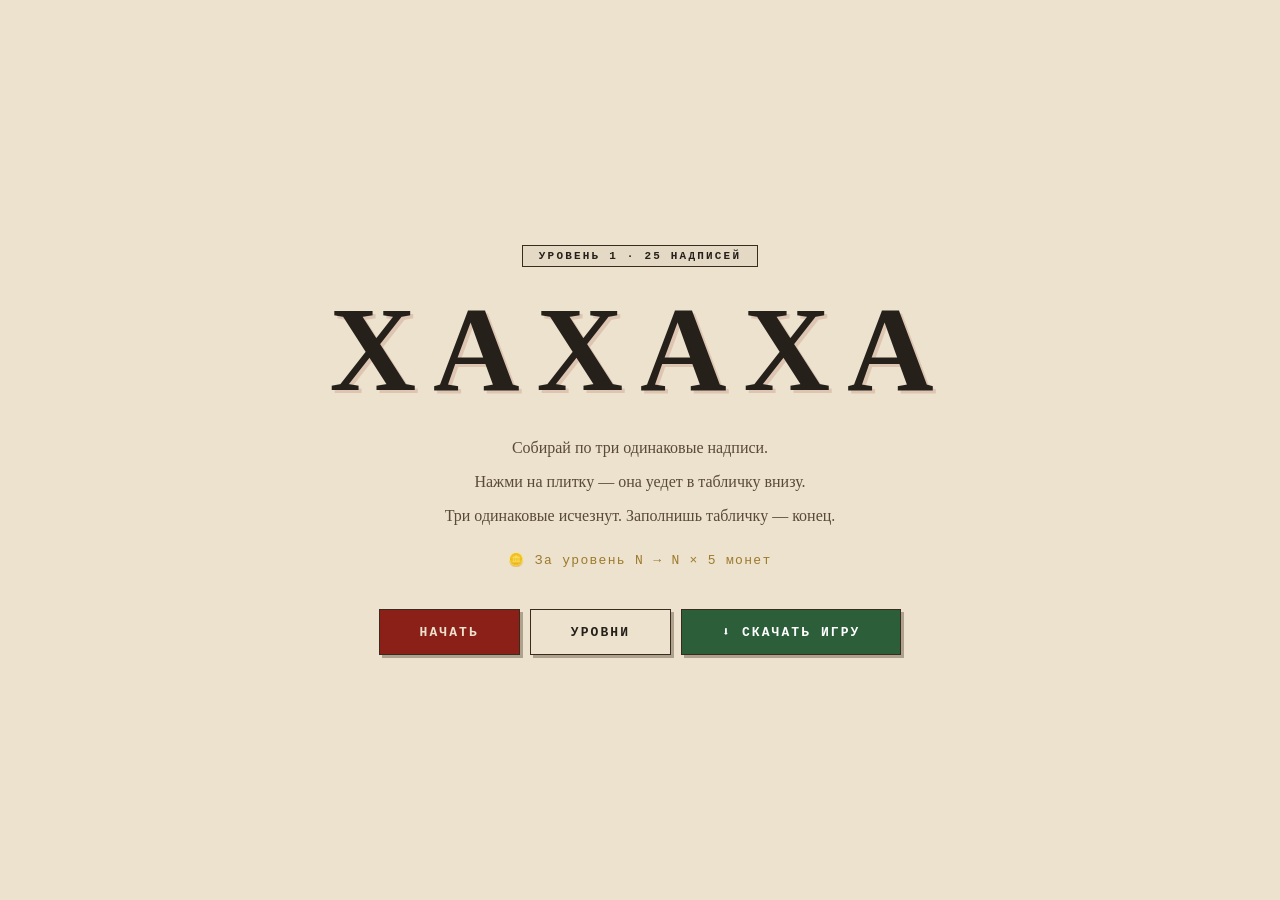
<file: index.html>
<!DOCTYPE html>
<html lang="ru">
<head>
<meta charset="UTF-8">
<meta name="viewport" content="width=device-width, initial-scale=1.0, maximum-scale=1.0, user-scalable=no">
<title>ХАХАХА</title>
<meta name="theme-color" content="#ece2cd">
<link rel="icon" type="image/svg+xml" href="data:image/svg+xml,%3Csvg xmlns='http://www.w3.org/2000/svg' viewBox='0 0 512 512'%3E%3Crect width='512' height='512' rx='108' fill='%23ece2cd'/%3E%3Ctext x='256' y='358' font-size='300' text-anchor='middle' font-family='Georgia' font-weight='700' fill='%238b2019'%3EХ%3C/text%3E%3C/svg%3E">
<style>
:root{--paper:#ece2cd;--paper-d:#ddd0b2;--ink:#26201a;--ink-soft:#5a4a38;--seal:#8b2019;--gold:#9c7a2c;--frame:#3a2c1c;--card:rgba(58,44,28,.05)}
body.dark{--paper:#1a1714;--paper-d:#24201a;--ink:#e8dfd0;--ink-soft:#a89880;--seal:#d4513f;--gold:#d4a94c;--frame:#4a3a28;--card:rgba(232,223,208,.05)}
*{margin:0;padding:0;box-sizing:border-box;-webkit-tap-highlight-color:transparent}
html,body{height:100%;width:100%;font-family:Georgia,serif;overflow:hidden;-webkit-user-select:none;user-select:none;color:var(--ink);touch-action:none;background:var(--paper);transition:background .3s,color .3s}
body::before{content:'';position:fixed;inset:0;z-index:0;pointer-events:none;background:radial-gradient(ellipse 50% 40% at 20% 15%,rgba(180,140,80,.15),transparent 70%),radial-gradient(ellipse 55% 45% at 80% 85%,rgba(140,100,50,.12),transparent 70%)}
body.dark::before{opacity:.3}
.frame{position:fixed;inset:12px;border:1px solid var(--frame);opacity:.4;pointer-events:none;z-index:5}
.frame::before{content:'';position:absolute;inset:4px;border:1px solid var(--frame);opacity:.5}
#viewport{position:fixed;inset:0;overflow:hidden;z-index:10;touch-action:none;cursor:grab}
#viewport.dragging{cursor:grabbing}
#world{position:absolute;top:0;left:0;transform-origin:0 0;will-change:transform}
.tile{position:absolute;transform:translate(-50%,-50%) rotate(var(--rot,0deg));padding:var(--pad-y) var(--pad-x);border-radius:2px;font-size:var(--fs);font-weight:700;font-family:Georgia,serif;color:var(--fg);cursor:pointer;white-space:nowrap;background:var(--bg);border:1px solid var(--border);box-shadow:2px 3px 0 var(--shadow),inset 0 0 0 1px rgba(255,255,255,.15);text-shadow:0 1px 0 rgba(255,255,255,.15)}
.tile:hover:not(.blocked){filter:brightness(1.12)}
.tile.blocked{filter:brightness(.55) saturate(.4);cursor:not-allowed}
.tile.shake{animation:shake .35s ease}
.tile.hint{animation:hintPulse .8s ease-in-out infinite}
@keyframes hintPulse{0%,100%{box-shadow:0 0 0 3px #ffd700,0 0 25px rgba(255,215,0,.8),2px 3px 0 var(--shadow)}50%{box-shadow:0 0 0 4px #ffea80,0 0 40px rgba(255,234,128,1),2px 3px 0 var(--shadow)}}
@keyframes shake{0%,100%{transform:translate(-50%,-50%) rotate(var(--rot,0deg)) translateX(0)}25%,75%{transform:translate(-50%,-50%) rotate(var(--rot,0deg)) translateX(-5px)}}
.ghost{position:fixed;pointer-events:none;z-index:900;font-family:Georgia,serif;font-weight:700;color:var(--fg);display:flex;align-items:center;justify-content:center;border-radius:2px;background:var(--bg);border:1px solid var(--border);box-shadow:2px 3px 0 var(--shadow);overflow:hidden;white-space:nowrap;transition:all .5s cubic-bezier(.4,.05,.3,1)}
.hud{position:fixed;top:22px;left:0;right:0;display:flex;justify-content:center;z-index:200;pointer-events:none;padding:0 26px;font-family:'Courier New',monospace}
.hud-item{background:var(--paper);border:1px solid var(--frame);border-right:none;padding:7px 20px;color:var(--ink-soft);font-size:10px;letter-spacing:.18em;text-transform:uppercase;min-width:88px;text-align:center;font-weight:700;position:relative}
.hud-item:first-child{border-radius:2px 0 0 2px}
.hud-item:last-child{border-radius:0 2px 2px 0;border-right:1px solid var(--frame)}
.hud-item::after{content:'';position:absolute;inset:3px;border:1px solid var(--frame);pointer-events:none;opacity:.15}
.hud-item .value{display:block;font-size:18px;font-weight:800;color:var(--ink);margin-top:2px;text-transform:none;letter-spacing:.02em}
.hud-item.level .value{color:var(--seal)}
.hud-item.level,.hud-item.coins{pointer-events:auto;cursor:pointer}
.hud-item.coins .value{color:var(--gold)}
#level-progress{position:fixed;top:84px;left:50%;transform:translateX(-50%);width:min(400px,60vw);height:3px;background:rgba(58,44,28,.15);overflow:hidden;z-index:200}
#level-progress-fill{height:100%;width:0%;background:var(--seal);transition:width .3s}
.controls{position:fixed;top:22px;right:26px;display:flex;flex-direction:column;gap:5px;z-index:250;font-family:'Courier New',monospace}
.ctl-btn{background:var(--paper);border:1px solid var(--frame);border-radius:2px;padding:8px 14px;color:var(--ink);font-family:'Courier New',monospace;font-size:11px;font-weight:700;cursor:pointer;letter-spacing:.08em;text-transform:uppercase;transition:all .1s;display:flex;align-items:center;gap:8px;white-space:nowrap;box-shadow:2px 2px 0 rgba(58,44,28,.2);text-decoration:none}
.ctl-btn:hover{background:var(--paper-d);transform:translate(-1px,-1px)}
.ctl-btn.seal{color:var(--seal);border-color:var(--seal)}
.ctl-btn.gold{color:var(--gold);border-color:var(--gold)}
.ctl-btn.green{color:#2c5e3a;border-color:#2c5e3a}
.ctl-btn.hint-btn{color:#d4a017;border-color:#d4a017}
.ctl-btn.skip-btn{color:#b06020;border-color:#b06020}
#menu-btn .count{background:var(--frame);color:var(--paper);padding:1px 6px;font-size:10px;font-weight:800}
#tray{position:fixed;bottom:22px;left:50%;transform:translateX(-50%);display:flex;flex-direction:column;align-items:center;gap:6px;z-index:400;pointer-events:none;font-family:'Courier New',monospace}
#tray-label{font-size:9px;color:var(--ink-soft);letter-spacing:.28em;text-transform:uppercase;font-weight:700;padding:2px 12px;background:var(--paper);border:1px solid var(--frame);opacity:.75}
#tray-slots{display:flex;gap:4px;padding:7px 9px;background:var(--paper);border:1px solid var(--frame);box-shadow:3px 3px 0 rgba(58,44,28,.15);pointer-events:auto;position:relative}
#tray-slots::before{content:'';position:absolute;inset:2px;border:1px solid var(--frame);pointer-events:none;opacity:.2}
#tray.warning #tray-slots{border-color:var(--seal);box-shadow:3px 3px 0 rgba(139,32,25,.4),0 0 0 2px rgba(139,32,25,.2);animation:trayWarn .7s ease-in-out infinite}
@keyframes trayWarn{0%,100%{box-shadow:3px 3px 0 rgba(139,32,25,.4),0 0 0 2px rgba(139,32,25,.2)}50%{box-shadow:3px 3px 0 rgba(139,32,25,.7),0 0 0 4px rgba(139,32,25,.35)}}
.slot{width:clamp(34px,4.8vw,46px);height:clamp(40px,5.6vw,52px);border:1px dashed rgba(58,44,28,.3);background:rgba(58,44,28,.04);display:flex;align-items:center;justify-content:center;position:relative}
.slot.filled{border-style:solid;border-color:rgba(58,44,28,.5);background:rgba(58,44,28,.06)}
.tray-tile{width:100%;height:100%;display:flex;align-items:center;justify-content:center;font-family:Georgia,serif;font-size:clamp(9px,1vw,11px);font-weight:700;color:var(--fg);padding:2px;text-align:center;overflow:hidden;word-break:break-word;line-height:1.05;background:var(--bg);border:1px solid var(--border);box-shadow:1px 1px 0 var(--shadow);position:relative}
.tray-tile.has-two{box-shadow:1px 1px 0 var(--shadow),0 0 0 2px var(--gold);animation:hasTwo 1.4s ease-in-out infinite}
@keyframes hasTwo{0%,100%{box-shadow:1px 1px 0 var(--shadow),0 0 0 2px var(--gold)}50%{box-shadow:1px 1px 0 var(--shadow),0 0 0 3px var(--gold),0 0 12px rgba(156,122,44,.6)}}
.tray-tile .tray-counter{position:absolute;top:-7px;right:-7px;background:var(--gold);color:var(--paper);font-family:'Courier New',monospace;font-size:8px;font-weight:800;padding:1px 4px;border:1px solid var(--frame);line-height:1;z-index:2}
.tray-tile.matching{animation:trayMatch .5s ease-out forwards}
@keyframes trayMatch{0%{transform:scale(1)}40%{transform:scale(1.3);box-shadow:0 0 0 3px var(--seal),0 0 22px rgba(139,32,25,.7)}100%{transform:scale(0) rotate(20deg);opacity:0}}
.toast{position:fixed;top:100px;left:50%;transform:translateX(-50%) translateY(-14px);background:var(--ink);color:var(--paper);padding:10px 22px;font-family:'Courier New',monospace;font-size:12px;font-weight:700;letter-spacing:.1em;text-transform:uppercase;z-index:1000;opacity:0;transition:all .3s;pointer-events:none;box-shadow:3px 3px 0 rgba(58,44,28,.4)}
.toast.show{opacity:1;transform:translateX(-50%) translateY(0)}
.ach-popup{position:fixed;top:90px;right:-420px;display:flex;align-items:center;gap:14px;padding:12px 18px;min-width:300px;max-width:360px;background:var(--paper);border:1px solid var(--frame);border-left:4px solid var(--frame);z-index:2000;transition:right .45s cubic-bezier(.2,.9,.4,1);box-shadow:4px 4px 0 rgba(58,44,28,.25);font-family:'Courier New',monospace}
.ach-popup.show{right:22px}
.ach-popup.bronze{border-left-color:#b87333}
.ach-popup.silver{border-left-color:#8c8c8c}
.ach-popup.gold{border-left-color:var(--gold)}
.ach-popup .ach-label{font-size:9px;color:var(--ink-soft);letter-spacing:.2em;text-transform:uppercase;font-weight:700}
.ach-popup .ach-name{font-family:Georgia,serif;font-size:15px;font-weight:700;color:var(--ink);margin-top:4px}
.ach-popup .ach-desc{font-size:11px;color:var(--ink-soft);margin-top:3px;line-height:1.4}
.menu-panel,.levels-panel,.shop-panel{position:fixed;inset:0;z-index:600;display:flex;justify-content:center;align-items:center;background:rgba(30,22,14,.72);opacity:0;pointer-events:none;transition:opacity .2s;padding:24px}
.menu-panel.open,.levels-panel.open,.shop-panel.open{opacity:1;pointer-events:auto}
.levels-panel,.shop-panel{z-index:700}
.menu-inner,.levels-inner,.shop-inner{background:var(--paper);border:1px solid var(--frame);max-width:780px;width:100%;max-height:88vh;display:flex;flex-direction:column;color:var(--ink);overflow:hidden;box-shadow:6px 6px 0 rgba(58,44,28,.3);position:relative}
.menu-inner::before,.levels-inner::before,.shop-inner::before{content:'';position:absolute;inset:5px;border:1px solid var(--frame);pointer-events:none;opacity:.3;z-index:1}
.menu-tabs{display:flex;border-bottom:1px solid var(--frame);background:var(--card);overflow-x:auto;position:relative;z-index:2}
.menu-tab{flex:1;min-width:80px;padding:14px 8px;background:transparent;border:none;border-right:1px solid var(--frame);color:var(--ink-soft);font-family:'Courier New',monospace;font-size:10.5px;font-weight:700;cursor:pointer;letter-spacing:.08em;text-transform:uppercase;display:flex;align-items:center;justify-content:center;gap:5px;white-space:nowrap}
.menu-tab:last-child{border-right:none}
.menu-tab.active{background:var(--paper-d);color:var(--seal);box-shadow:inset 0 -2px 0 var(--seal)}
.menu-tab .tab-badge{font-size:9px;color:var(--ink-soft);border:1px solid var(--frame);padding:1px 5px}
.menu-content,.levels-content,.shop-content{flex:1;overflow-y:auto;padding:20px 24px;position:relative;z-index:2}
.menu-pane{display:none}
.menu-pane.active{display:block}
.section-title{font-family:'Courier New',monospace;font-size:11px;color:var(--ink);margin-bottom:12px;letter-spacing:.2em;text-transform:uppercase;font-weight:700;display:flex;align-items:center;gap:10px;flex-wrap:wrap;padding-bottom:6px;border-bottom:1px solid var(--frame)}
.section-title .hint{font-size:10px;color:var(--ink-soft);font-weight:700;text-transform:none}
.stats-grid{display:grid;grid-template-columns:repeat(auto-fit,minmax(120px,1fr));gap:8px;margin-bottom:6px}
.stat-card{background:var(--card);border:1px solid var(--frame);padding:12px 8px;text-align:center;position:relative}
.stat-card::after{content:'';position:absolute;inset:2px;border:1px solid var(--frame);pointer-events:none;opacity:.15}
.stat-card .stat-value{font-family:Georgia,serif;font-size:22px;color:var(--seal);font-weight:700;line-height:1.1}
.stat-card .stat-label{font-family:'Courier New',monospace;font-size:9.5px;color:var(--ink-soft);text-transform:uppercase;letter-spacing:.14em;margin-top:5px;font-weight:700}
.item-row{display:flex;align-items:center;gap:12px;padding:10px 14px;margin-bottom:6px;background:var(--card);border:1px solid var(--frame);border-left:4px solid rgba(58,44,28,.25);font-size:13px;position:relative}
.item-row.unlocked.bronze{border-left-color:#b87333;background:rgba(184,115,51,.08)}
.item-row.unlocked.silver{border-left-color:#8c8c8c;background:rgba(140,140,140,.08)}
.item-row.unlocked.gold{border-left-color:var(--gold);background:rgba(156,122,44,.1)}
.item-row .row-text{flex:1;line-height:1.35;min-width:0}
.item-row .row-text .name{font-family:Georgia,serif;color:var(--ink);font-weight:700;font-size:13.5px}
.item-row .row-text .desc{font-family:'Courier New',monospace;font-size:11px;color:var(--ink-soft);margin-top:2px}
.item-row .row-side{display:flex;flex-direction:column;align-items:flex-end;gap:4px;flex-shrink:0}
.rarity-badge{font-family:'Courier New',monospace;font-size:9px;padding:2px 7px;font-weight:700;text-transform:uppercase;border:1px solid var(--frame);color:var(--ink-soft)}
.rarity-badge.bronze{color:#8b5a2b;border-color:#8b5a2b}
.rarity-badge.silver{color:#4a4a4a;border-color:#4a4a4a}
.rarity-badge.gold{color:var(--seal);border-color:var(--seal)}
.item-row.hidden-locked{border-style:dashed;border-left-style:dashed;background:repeating-linear-gradient(45deg,rgba(58,44,28,.03) 0 8px,transparent 8px 16px)}
.item-row.hidden-locked .row-text .name{font-family:'Courier New',monospace;color:var(--ink-soft);letter-spacing:.2em}
.item-row.visible-locked .row-text .name{color:var(--ink-soft)}
.secret-badge{font-family:'Courier New',monospace;font-size:9px;padding:2px 7px;font-weight:700;color:var(--seal);border:1px dashed var(--seal);text-transform:uppercase}
.unlocked-check{font-family:'Courier New',monospace;font-size:9px;color:#4a7a3c;font-weight:700;padding:2px 6px;border:1px solid #4a7a3c;text-transform:uppercase}
.menu-footer,.levels-footer,.shop-footer{padding:14px 24px 18px;display:flex;gap:10px;border-top:1px solid var(--frame);background:var(--card);position:relative;z-index:2}
.menu-btn{flex:1;padding:12px 18px;font-family:'Courier New',monospace;font-size:11px;font-weight:700;border:1px solid var(--frame);background:var(--paper);color:var(--ink);text-transform:uppercase;cursor:pointer;box-shadow:2px 2px 0 rgba(58,44,28,.2)}
.menu-btn:hover{background:var(--paper-d)}
.menu-btn.danger{flex:0 0 auto;color:var(--seal);border-color:var(--seal)}
.menu-btn.gold{flex:0 0 auto;color:var(--gold);border-color:var(--gold)}
.levels-header,.shop-header{padding:18px 24px 12px;border-bottom:1px solid var(--frame);font-family:'Courier New',monospace;font-size:13px;font-weight:700;text-transform:uppercase;display:flex;align-items:center;justify-content:space-between;position:relative;z-index:2}
.shop-header .balance{font-size:20px;color:var(--gold)}
.levels-header .progress-info{font-size:10px;color:var(--ink-soft)}
.levels-grid{display:grid;grid-template-columns:repeat(auto-fill,minmax(150px,1fr));gap:10px}
.level-card{background:var(--card);border:2px solid var(--frame);padding:12px 10px;cursor:pointer;text-align:center;font-family:'Courier New',monospace;transition:all .15s;position:relative}
.level-card:hover:not(.locked){background:var(--paper-d);transform:translate(-2px,-2px);box-shadow:3px 3px 0 rgba(58,44,28,.35)}
.level-card.locked{cursor:not-allowed;opacity:.5;filter:grayscale(.7);border-style:dashed}
.level-card .lv-num{font-family:Georgia,serif;font-size:30px;font-weight:700;line-height:1;color:var(--ink);margin-bottom:4px}
.level-card.locked .lv-num{color:var(--ink-soft)}
.level-card.done .lv-num{color:#4a7a3c}
.level-card.current .lv-num{color:var(--seal)}
.level-card.skipped{border-color:#b06020;background:rgba(176,96,32,.08)}
.level-card.skipped .lv-num{color:#b06020}
.level-card .lv-pairs{font-size:11px;color:var(--ink-soft);font-weight:700}
.level-card .lv-status{font-size:9px;margin-top:6px;text-transform:uppercase;font-weight:700;color:var(--ink-soft)}
.level-card.done{border-color:#4a7a3c;background:rgba(74,122,60,.08)}
.level-card.done .lv-status{color:#4a7a3c}
.level-card.current{border-color:var(--seal);background:rgba(139,32,25,.08);box-shadow:0 0 0 3px rgba(139,32,25,.15)}
.level-card.current .lv-status{color:var(--seal)}
.level-card .lv-lock{position:absolute;top:6px;right:8px;font-size:14px;opacity:.6}
.level-card .lv-reset{position:absolute;top:4px;left:6px;font-size:12px;opacity:.5;cursor:pointer;padding:2px 5px;transition:opacity .15s}
.level-card .lv-reset:hover{opacity:1;background:rgba(139,32,25,.15)}
.shop-grid{display:grid;grid-template-columns:repeat(auto-fill,minmax(200px,1fr));gap:10px}
.shop-item{background:var(--card);border:1px solid var(--frame);padding:14px;display:flex;flex-direction:column;gap:8px}
.shop-item .icon{font-size:28px;text-align:center}
.shop-item .name{font-family:Georgia,serif;font-size:15px;font-weight:700;text-align:center;color:var(--ink)}
.shop-item .desc{font-family:'Courier New',monospace;font-size:10.5px;color:var(--ink-soft);text-align:center;line-height:1.4;flex:1}
.shop-item .buy-btn{width:100%;padding:10px;font-family:'Courier New',monospace;font-size:11px;font-weight:700;text-transform:uppercase;background:var(--paper);border:1px solid var(--frame);color:var(--ink);cursor:pointer;box-shadow:2px 2px 0 rgba(58,44,28,.2)}
.shop-item .buy-btn:hover:not(:disabled){background:var(--paper-d)}
.shop-item .buy-btn:disabled{opacity:.4;cursor:not-allowed}
.shop-item .buy-btn .price{color:var(--gold);font-weight:800}
.ref-box{margin-top:16px;padding:14px;border:1px dashed var(--frame);background:var(--card)}
.ref-box h4{font-family:'Courier New',monospace;font-size:12px;letter-spacing:.15em;text-transform:uppercase;margin-bottom:10px}
.ref-row{display:flex;gap:6px;margin-bottom:8px}
.ref-input{flex:1;padding:10px;background:var(--paper);border:1px solid var(--frame);font-family:'Courier New',monospace;font-size:12px;color:var(--ink);text-align:center;overflow:hidden;text-overflow:ellipsis}
.ref-btn{padding:10px 16px;background:var(--paper);border:1px solid var(--frame);font-family:'Courier New',monospace;font-size:11px;font-weight:700;text-transform:uppercase;cursor:pointer;color:var(--ink)}
.ref-btn:hover{background:var(--paper-d)}
.ref-hint{font-family:'Courier New',monospace;font-size:10.5px;color:var(--ink-soft);line-height:1.5}
#ref-count{font-family:'Courier New',monospace;font-size:14px;text-align:center;color:var(--gold);font-weight:800;margin:10px 0;padding:8px;border:1px dashed var(--frame);background:rgba(156,122,44,.08)}
.settings-row{display:flex;align-items:center;gap:12px;padding:12px 14px;margin-bottom:8px;background:var(--card);border:1px solid var(--frame);border-left:4px solid rgba(58,44,28,.25)}
.settings-row .label{flex:1;font-family:Georgia,serif;font-size:14px;font-weight:700}
.settings-row .label .sub{display:block;font-family:'Courier New',monospace;font-size:10.5px;color:var(--ink-soft);font-weight:400;margin-top:2px}
.settings-btn{padding:8px 14px;background:var(--paper);border:1px solid var(--frame);font-family:'Courier New',monospace;font-size:11px;font-weight:700;text-transform:uppercase;cursor:pointer;color:var(--ink)}
.settings-btn:hover{background:var(--paper-d)}
.settings-btn.danger{color:var(--seal);border-color:var(--seal)}
.overlay{position:fixed;inset:0;z-index:500;display:flex;flex-direction:column;justify-content:center;align-items:center;background:var(--paper);color:var(--ink);text-align:center;padding:26px;overflow-y:auto}
.overlay.hidden{display:none}
.overlay h1{font-family:Georgia,serif;font-size:clamp(48px,10vw,120px);margin-bottom:16px;color:var(--ink);font-weight:700;letter-spacing:.14em;cursor:pointer;text-shadow:3px 3px 0 rgba(139,32,25,.15)}
.overlay p{font-family:Georgia,serif;font-size:clamp(13px,1.7vw,16px);margin-bottom:8px;max-width:560px;line-height:1.65;color:var(--ink-soft)}
.overlay .coins-hint{color:var(--gold);margin-top:12px;font-family:'Courier New',monospace;font-size:13px;letter-spacing:.1em}
.overlay .result-score{font-family:Georgia,serif;font-size:clamp(48px,9vw,96px);color:var(--seal);font-weight:700;margin:12px 0}
.overlay .level-badge{display:inline-block;font-family:'Courier New',monospace;padding:4px 16px;border:1px solid var(--frame);color:var(--ink);font-size:11px;font-weight:700;letter-spacing:.2em;text-transform:uppercase;margin-bottom:14px;background:var(--card)}
#coins-earned{color:var(--gold);font-size:18px;margin-top:12px;font-weight:700;font-family:'Courier New',monospace}
#rank{color:var(--seal);font-size:14px;margin-top:12px;font-weight:700;letter-spacing:.08em}
.btn{display:inline-block;padding:14px 40px;margin-top:10px;font-family:'Courier New',monospace;font-size:13px;font-weight:700;color:var(--paper);background:var(--ink);border:1px solid var(--frame);cursor:pointer;letter-spacing:.16em;text-transform:uppercase;box-shadow:3px 3px 0 rgba(58,44,28,.35);text-decoration:none}
.btn:hover{transform:translate(-1px,-1px)}
.btn.btn-seal{background:var(--seal);color:var(--paper)}
.btn.btn-secondary{background:var(--paper);color:var(--ink)}
.btn.btn-green{background:#2c5e3a;color:#fff}
.overlay .btn-row{display:flex;gap:10px;flex-wrap:wrap;justify-content:center;margin-top:20px}
@media(max-width:780px){.hud{top:8px;padding:0 4px;gap:3px}.hud-item{padding:4px 4px;font-size:6.5px;min-width:0;flex:1 1 0;max-width:62px}.hud-item .value{font-size:11px}#level-progress{top:42px;height:2px}.controls{top:48px;left:4px;right:4px;bottom:auto;flex-direction:row;flex-wrap:wrap;justify-content:center;gap:3px;background:var(--paper);padding:5px;border:1px solid var(--frame)}.ctl-btn{padding:5px 7px;font-size:8.5px;gap:3px}.menu-tab{padding:10px 5px;font-size:9px;min-width:60px}.menu-content,.levels-content,.shop-content{padding:14px 12px}.btn{padding:12px 26px;font-size:11px}.levels-grid{grid-template-columns:repeat(auto-fill,minmax(105px,1fr));gap:7px}.level-card{padding:9px 5px}.level-card .lv-num{font-size:22px}.shop-grid{grid-template-columns:repeat(auto-fill,minmax(150px,1fr));gap:8px}.ach-popup{min-width:auto;max-width:calc(100vw - 20px);top:auto;bottom:110px;right:-110vw;padding:10px 14px}.ach-popup.show{right:10px}}
</style>
</head>
<body>

<div class="frame"></div>

<div class="hud" id="hud">
  <div class="hud-item level" id="hud-level">Уровень<span class="value" id="level-display">1</span></div>
  <div class="hud-item">Собрано<span class="value" id="pairs">0/25</span></div>
  <div class="hud-item">Ходы<span class="value" id="moves">0</span></div>
  <div class="hud-item">Время<span class="value" id="time">0:00</span></div>
  <div class="hud-item coins" id="hud-coins">Монеты<span class="value" id="coins-display">0</span></div>
</div>

<div id="level-progress"><div id="level-progress-fill"></div></div>

<div class="controls" id="controls">
  <button class="ctl-btn gold" id="shop-btn">🛒 Магазин</button>
  <button class="ctl-btn gold" id="levels-btn">Уровни</button>
  <button class="ctl-btn seal" id="menu-btn">Достижения <span class="count" id="menu-count">0/29</span></button>
  <button class="ctl-btn hint-btn" id="use-hint-btn" style="display:none">💡 Подсказка</button>
  <button class="ctl-btn skip-btn" id="use-skip-btn" style="display:none">⏭ Пропуск</button>
  <button class="ctl-btn" id="shuffle-btn">Перемешать</button>
  <button class="ctl-btn" id="view-btn">Сброс вида</button>
  <button class="ctl-btn seal" id="reset-game-btn">Заново</button>
  <button class="ctl-btn" id="exit-btn">В меню</button>
  <button class="ctl-btn green" id="download-btn">⬇ Скачать игру</button>
</div>

<div id="viewport"><div id="world"></div></div>

<div id="tray">
  <div id="tray-label">Собранные</div>
  <div id="tray-slots"></div>
</div>

<div class="levels-panel" id="levels-panel">
  <div class="levels-inner">
    <div class="levels-header"><span>Выбор уровня</span><span class="progress-info" id="levels-progress-info">Пройдено: 0 / 10</span></div>
    <div class="levels-content"><div class="levels-grid" id="levels-grid"></div></div>
    <div class="levels-footer"><button class="menu-btn" id="close-levels">Закрыть</button></div>
  </div>
</div>

<div class="shop-panel" id="shop-panel">
  <div class="shop-inner">
    <div class="shop-header"><span>🛒 Магазин</span><span class="balance" id="shop-balance">0 🪙</span></div>
    <div class="shop-content">
      <div class="shop-grid" id="shop-grid"></div>
      <div class="ref-box">
        <h4>👥 Пригласи друга</h4>
        <div class="ref-hint" style="margin-bottom:10px;">Скопируй свою ссылку и отправь друзьям. За каждого, кто зайдёт по ней и сыграет впервые — вы оба получите 50 🪙</div>
        <div class="ref-row"><input type="text" class="ref-input" id="ref-my-link" readonly><button class="ref-btn" id="ref-copy">Скопировать</button></div>
        <div id="ref-count">По твоей ссылке зашли: —</div>
      </div>
    </div>
    <div class="shop-footer"><button class="menu-btn" id="close-shop">Закрыть</button></div>
  </div>
</div>

<div class="menu-panel" id="menu-panel">
  <div class="menu-inner">
    <div class="menu-tabs">
      <button class="menu-tab active" data-tab="stats">Статистика</button>
      <button class="menu-tab" data-tab="settings">Настройки</button>
      <button class="menu-tab" data-tab="bronze">Бронза <span class="tab-badge" id="bronze-badge">0/0</span></button>
      <button class="menu-tab" data-tab="silver">Серебро <span class="tab-badge" id="silver-badge">0/0</span></button>
      <button class="menu-tab" data-tab="gold">Золото <span class="tab-badge" id="gold-badge">0/0</span></button>
    </div>
    <div class="menu-content">
      <div class="menu-pane active" id="pane-stats"><div class="section-title">Общая статистика</div><div class="stats-grid" id="stats-grid"></div><div class="section-title" style="margin-top:18px;">Лучшие результаты</div><div class="stats-grid" id="stats-best"></div></div>
      <div class="menu-pane" id="pane-settings">
        <div class="section-title">Настройки</div>
        <div class="settings-row"><div class="label">Тема<span class="sub">Светлая или тёмная</span></div><button class="settings-btn" id="theme-toggle">☀ Светлая</button></div>
        <div class="settings-row"><div class="label">Сбросить уровень<span class="sub">Начать заново</span></div><button class="settings-btn" id="reset-current-level">Сбросить</button></div>
        <div class="settings-row"><div class="label">Сбросить уровни<span class="sub">Вернуться на 1</span></div><button class="settings-btn danger" id="reset-levels">Сбросить</button></div>
        <div class="settings-row"><div class="label">Сбросить ачивки<span class="sub">Все закроются</span></div><button class="settings-btn danger" id="reset-ach">Сбросить</button></div>
        <div class="settings-row"><div class="label">Сбросить монеты<span class="sub">Обнулить баланс</span></div><button class="settings-btn danger" id="reset-coins">Сбросить</button></div>
        <div class="settings-row"><div class="label">Полная очистка<span class="sub">Удалить всё</span></div><button class="settings-btn danger" id="full-reset">Стереть</button></div>
      </div>
      <div class="menu-pane" id="pane-bronze"><div class="section-title">Бронза <span class="hint" id="hint-bronze"></span></div><div id="list-bronze"></div></div>
      <div class="menu-pane" id="pane-silver"><div class="section-title">Серебро <span class="hint" id="hint-silver"></span></div><div id="list-silver"></div></div>
      <div class="menu-pane" id="pane-gold"><div class="section-title">Золото <span class="hint" id="hint-gold"></span></div><div id="list-gold"></div></div>
    </div>
    <div class="menu-footer"><button class="menu-btn" id="close-menu">Продолжить</button></div>
  </div>
</div>

<div class="overlay" id="start-screen">
  <div class="level-badge" id="start-level-badge">Уровень 1 · 25 надписей</div>
  <h1 id="title">ХАХАХА</h1>
  <p>Собирай по три одинаковые надписи.</p>
  <p>Нажми на плитку — она уедет в табличку внизу.</p>
  <p>Три одинаковые исчезнут. Заполнишь табличку — конец.</p>
  <p class="coins-hint">🪙 За уровень N → N × 5 монет</p>
  <div class="btn-row">
    <button class="btn btn-seal" id="start-btn">Начать</button>
    <button class="btn btn-secondary" id="choose-level-btn">Уровни</button>
    <button class="btn btn-green" id="download-btn-start">⬇ Скачать игру</button>
  </div>
</div>

<div class="overlay hidden" id="end-screen">
  <div class="level-badge" id="end-level-badge">Уровень 1</div>
  <h1 id="end-title">Уровень пройден</h1>
  <p id="end-subtitle">Все тройки разобраны.</p>
  <p style="margin-top:14px;" id="end-stats-label">Ходов сделано:</p>
  <div class="result-score" id="final-moves">0</div>
  <p id="time-result"></p>
  <p id="coins-earned"></p>
  <p id="rank"></p>
  <div class="btn-row">
    <button class="btn btn-seal" id="next-level-btn">Следующий</button>
    <button class="btn btn-secondary" id="replay-btn">Повторить</button>
    <button class="btn btn-secondary" id="back-to-menu-btn">В меню</button>
  </div>
</div>

<script>
var storage=(function(){var a=false;try{var t='__hhh__';localStorage.setItem(t,'1');localStorage.removeItem(t);a=true}catch(e){a=false}var m={};return{get:function(k){if(a){try{return localStorage.getItem(k)}catch(e){return m[k]||null}}return m[k]||null},set:function(k,v){if(a){try{localStorage.setItem(k,v);return}catch(e){m[k]=v;return}}m[k]=v},remove:function(k){if(a){try{localStorage.removeItem(k);return}catch(e){delete m[k];return}}delete m[k]}}})();
var MATCH_SIZE=3,TRAY_SIZE=9;
var LEVEL_VARIANTS=[25,50,100,150,200,250,300,400,500,600];
var BASE_TEXTS=['Ха','Хаха','Хахаха','Хахахаха','Хахахахаха','Хахах','ХАХАХ','Ха-ха','Ха-ха-ха','Ха-ха-ха-ха','Ха-хах','Хах-хах','Хахахахахаха','Хаханьки','Хахоньки','Хахатушки','Хахатуньки','Хо','Хохо','Хохохо','Хохохохо','Хо-хо','Хо-хо-хо','Хо-хо-хо-хо','Хохот','Хохоток','Хохотня','Хохотун','Хохотунья','Хохотушка','Хохотунчик','Хохма','Хохмач','Хохмить','Хохотание','Хохотать','Хохотливо','Хи','Хихи','Хихихи','Хихихихи','Хи-хи','Хи-хи-хи','Хи-хи-хи-хи','Хихиканье','Хихикнуть','Хихикун','Хихиханьки','Хихихаха','Хихихахаха','Хихаха','Хихахаха','Хихахахаха','Хе','Хехе','Хехехе','Хе-хе','Хе-хе-хе','Хе-хе-хе-хе','Хехехехе','Аха','Ахаха','Ахахаха','Ахахахаха','Аха-ха','Ахахахахаха','Аха-ха-ха','Ахахахахахаха','Охо','Охохо','Охохохо','Охо-хо','Охо-хо-хо','Охохохохо','Смех','Смешинка','Смехач','Смехун','Смехотун','Смехота','Смехотня','Смешок','Смешки','Смешливо','Смешнота','Смехобомба','Смехолёт','Смеховарня','Смехотерапия','Смехопад','Смехотворец','Смехолюб','Смехоголос','Смехозвон','Смехогром','Смехокат','Смехогон','Смехоход','Смехоцикл','Смехомобиль','Смехобус','Смехопоезд','Смехолайнер','Смехоракета','Смехомёт','Смехострел','Смехобой','Смехолом','Смехопрыг','Смеховал','Смехотвор','Смехогонка','Смехозавр','Смехокот','Смехопёс','Смехомышь','Смехослон','Смехокит','Смехолис','Смехозаяц','Смеховолк','Смехомедведь','Смехолось','Смехоолень','Смехоеж','Смехокрот','Смехобобр','Смехобарсук','Смехосуслик','Смехохомяк','Ржач','Ржачка','Ржака','Ржачьё','Ржачный','Ржачно','Ржачок','Ржачик','Прикол','Приколюха','Прикольчик','Прикольно','Приколист','Приколистка','Угар','Угарчик','Угарно','Угараем','Угареть','Угарный','Гогот','Гоготун','Гоготать','Гоготня','Гоготание','Муха-ха-ха-ха','Смехохаха','Смехобород','Смехобрюх','Смехозуб','Смехогуб','Смехоглаз','Смехолоб','Смехонос','Смехоух','Смехорот','Смехотоп','Смехопляс','Смехоскок','Смехогрохот','Смехобум','Смехобумба','Смехоком','Смехокаша','Смехоборщ','Смехоплюс','Смехоминус','Смехобонус','Смехоплюха','Смехобрызг','Смехоплеск','Хи-хи-хи-ха','Хо-хо-хо-ха','Ха-ха-ха-хи','Хе-хе-хе-ха','Хихахаха','Хахахах','Хохохох','Хехехех','Хихихих','Смехопадение','Смехокружение','Смехоголовый','Смехоглазый','Смехозубый','Смехородный','Смехолюбивый','Смехотворный','Смехонаполненный','Смехонесущий'];
function generateTexts(c){
  var pool = BASE_TEXTS.slice();
  for(var i=pool.length-1;i>0;i--){var j=Math.floor(Math.random()*(i+1));var t=pool[i];pool[i]=pool[j];pool[j]=t}
  return pool.slice(0,c);
}
function colorFor(i){var h=(i*137.508)%360;var s=32+(i%4)*6;var l=40+(i%5)*5;return{bg:'hsl('+h+','+s+'%,'+l+'%)',fg:l<46?'#f0e8d5':'#241a10',border:'hsl('+h+','+s+'%,'+Math.max(15,l-18)+'%)',shadow:'hsl('+h+','+s+'%,'+Math.max(10,l-26)+'%)'}}
function levelConfig(v){var t=v*MATCH_SIZE;var w=Math.max(1400,Math.min(6000,Math.ceil(Math.sqrt(t)*140)));var fs,pad;if(t<=75){fs=34;pad=[17,28]}else if(t<=150){fs=28;pad=[15,24]}else if(t<=300){fs=22;pad=[12,19]}else if(t<=500){fs=19;pad=[11,16]}else if(t<=800){fs=17;pad=[10,14]}else if(t<=1200){fs=15;pad=[9,13]}else if(t<=1800){fs=14;pad=[8,11]}else{fs=12;pad=[7,10]}return{variants:v,total:t,worldSize:w,fs:fs,pad:pad}}

var K={stats:'hhh_stats_v11',ach:'hhh_ach_v11',level:'hhh_level_v11',coins:'hhh_coins_v11',theme:'hhh_theme_v11',done:'hhh_levels_done_v11',skipped:'hhh_levels_skipped_v11',hints:'hhh_hints_v11',skips:'hhh_skips_v11',refMy:'hhh_ref_my_v11',refLink:'hhh_ref_link_v11'};
var defaultStats={gamesPlayed:0,gamesWon:0,totalPairsFound:0,totalMoves:0,bestPairsInGame:0,bestTime:0,bestMoves:0,perfectGamesNoMistakes:0,rainbowActivated:false,wordUsed:false,titleClicks:0,shufflesUsed:0,maxWinStreak:0,gamesWonWithComeback:0,highestLevel:1,maxPairsInLevel:0,purchases:0};
var stats={};(function(){var s=null;try{s=JSON.parse(storage.get(K.stats)||'null')}catch(e){}for(var k in defaultStats)stats[k]=defaultStats[k];if(s)for(var k2 in s)stats[k2]=s[k2]})();
function saveStats(){try{storage.set(K.stats,JSON.stringify(stats))}catch(e){}}
var unlockedAch={};(function(){try{var a=JSON.parse(storage.get(K.ach)||'[]');a.forEach(function(id){unlockedAch[id]=true})}catch(e){}})();
function saveAch(){try{storage.set(K.ach,JSON.stringify(Object.keys(unlockedAch)))}catch(e){}}
var currentLevel=1;(function(){var l=parseInt(storage.get(K.level)||'1',10);if(l>0&&l<=LEVEL_VARIANTS.length)currentLevel=l})();
function saveLevel(){try{storage.set(K.level,String(currentLevel))}catch(e){}}
var coins=parseInt(storage.get(K.coins)||'0',10)||0;
function saveCoins(){try{storage.set(K.coins,String(coins))}catch(e){}}
var levelsDone={};(function(){try{var d=JSON.parse(storage.get(K.done)||'null');if(d)levelsDone=d}catch(e){}for(var i=1;i<stats.highestLevel;i++){if(levelsDone[i]===undefined)levelsDone[i]='done'}})();
function saveLevelsDone(){try{storage.set(K.done,JSON.stringify(levelsDone))}catch(e){}}
var levelsSkipped={};(function(){try{var d=JSON.parse(storage.get(K.skipped)||'null');if(d)levelsSkipped=d}catch(e){}})();
function saveLevelsSkipped(){try{storage.set(K.skipped,JSON.stringify(levelsSkipped))}catch(e){}}
var hintsOwned=parseInt(storage.get(K.hints)||'0',10)||0,skipsOwned=parseInt(storage.get(K.skips)||'0',10)||0;
function saveInv(){try{storage.set(K.hints,String(hintsOwned));storage.set(K.skips,String(skipsOwned))}catch(e){}}

// ========== РЕФЕРАЛЬНАЯ СИСТЕМА ==========
var refMyCode=storage.get(K.refMy)||'';
if(!refMyCode){var ch='ABCDEFGHJKLMNPQRSTUVWXYZ23456789';refMyCode='';for(var ci=0;ci<8;ci++)refMyCode+=ch[Math.floor(Math.random()*ch.length)];storage.set(K.refMy,refMyCode)}
var refLink='https://gffrgoogle.github.io/haha/?ref='+refMyCode;
storage.set(K.refLink,refLink);
var REF_API='https://api.counterapi.dev/v1/hahaha-ref-v1/';
var REF_COIN=50;
var lastRefCount=parseInt(storage.get('hhh_last_refcount_v1')||'0',10)||0;
function refIncrement(code){return fetch(REF_API+encodeURIComponent(code)+'/up').then(function(r){return r.json()}).then(function(d){return (typeof d.count==='number')?d.count:null}).catch(function(){return null})}
function refGetCount(code){return fetch(REF_API+encodeURIComponent(code)).then(function(r){return r.json()}).then(function(d){return (typeof d.count==='number')?d.count:0}).catch(function(){return null})}

(function(){
  var m=location.search.match(/[?&]ref=([A-Za-z0-9]+)/);
  if(!m)return;
  var code=m[1].toUpperCase();
  if(code.length<4)return;
  if(code===refMyCode){showToastSoon('Это ваша же ссылка');return}
  if(stats.gamesPlayed>0)return;
  if(storage.get('hhh_ref_welcomed_v1'))return;
  storage.set('hhh_ref_welcomed_v1','1');
  coins+=REF_COIN;saveCoins();updateCoinsDisplay();
  refIncrement(code).then(function(n){
    if(n!==null){setTimeout(function(){showToast('Добро пожаловать! +'+REF_COIN+' 🪙')},600)}
  });
})();

function loadMyRefCount(){
  var el=document.getElementById('ref-count');
  if(!el)return;
  el.textContent='По твоей ссылке зашли: ...';
  refGetCount(refMyCode).then(function(n){
    if(n===null){el.textContent='По твоей ссылке зашли: — (нет сети)';return}
    if(n>lastRefCount){
      var gained=n-lastRefCount;var bonus=gained*REF_COIN;
      coins+=bonus;saveCoins();updateCoinsDisplay();
      lastRefCount=n;storage.set('hhh_last_refcount_v1',String(n));
      showToast('+'+bonus+' 🪙 за '+gained+' приглашённых!');
      checkAchievements();
    } else if(n<lastRefCount){lastRefCount=n;storage.set('hhh_last_refcount_v1',String(n))}
    var w='человек';var ld=n%10,l2=n%100;
    if(!(l2>=11&&l2<=14)){if(ld>=2&&ld<=4)w='человека'}
    el.textContent='По твоей ссылке зашли: '+n+' '+w;
  });
}
// ========== КОНЕЦ РЕФЕРАЛЬНОЙ ==========

var theme=storage.get(K.theme)||'light';
if(theme==='dark')document.body.classList.add('dark');
var RARITY_NAME={bronze:'Бронза',silver:'Серебро',gold:'Золото'};
var ACHIEVEMENTS=[
{id:'first_game',rarity:'bronze',hidden:false,name:'Первая игра',desc:'Начни первую игру',check:function(s){return s.gamesPlayed>=1}},
{id:'first_match',rarity:'bronze',hidden:false,name:'Первая тройка',desc:'Собери первую тройку',check:function(s){return s.totalPairsFound>=1}},
{id:'winner',rarity:'bronze',hidden:false,name:'Победитель',desc:'Пройди любой уровень',check:function(s){return s.gamesWon>=1}},
{id:'level_3',rarity:'bronze',hidden:false,name:'Упорный',desc:'Дойди до 3 уровня',check:function(s){return s.highestLevel>=3}},
{id:'shuffler',rarity:'bronze',hidden:false,name:'Мешатель',desc:'Перемешай 5 раз',check:function(s){return s.shufflesUsed>=5}},
{id:'laugh_king',rarity:'bronze',hidden:false,name:'Сто троек',desc:'Собери 100 троек',check:function(s){return s.totalPairsFound>=100}},
{id:'shopper',rarity:'bronze',hidden:false,name:'Покупатель',desc:'Купи что-нибудь в магазине',check:function(s){return (s.purchases||0)>=1}},
{id:'title_secret',rarity:'bronze',hidden:true,name:'Терпеливый',desc:'Кликни 7 раз по заголовку',check:function(s){return s.titleClicks>=7}},
{id:'word_secret',rarity:'bronze',hidden:true,name:'Слово силы',desc:'Набери «хахаха»',check:function(s){return s.wordUsed===true}},
{id:'under_180',rarity:'silver',hidden:false,name:'Быстрый',desc:'Пройди за 3 минуты',check:function(s){return s.bestTime>0&&s.bestTime<=180}},
{id:'under_90',rarity:'silver',hidden:false,name:'Очень быстрый',desc:'Пройди за 90 секунд',check:function(s){return s.bestTime>0&&s.bestTime<=90}},
{id:'veteran',rarity:'silver',hidden:false,name:'Ветеран',desc:'Сыграй 10 игр',check:function(s){return s.gamesPlayed>=10}},
{id:'master',rarity:'silver',hidden:false,name:'Мастер',desc:'Выиграй 5 уровней',check:function(s){return s.gamesWon>=5}},
{id:'level_5',rarity:'silver',hidden:false,name:'Опытный',desc:'Дойди до 5 уровня',check:function(s){return s.highestLevel>=5}},
{id:'clicker',rarity:'silver',hidden:false,name:'Кликер',desc:'Сделай 2000 ходов',check:function(s){return s.totalMoves>=2000}},
{id:'rich',rarity:'silver',hidden:false,name:'Богач',desc:'Накопи 500 монет',check:function(){return coins>=500}},
{id:'konami',rarity:'silver',hidden:true,name:'Радужный режим',desc:'Код Konami: ↑↑↓↓←→←→BA',check:function(s){return s.rainbowActivated===true}},
{id:'combo_master',rarity:'silver',hidden:true,name:'В ударе',desc:'5 троек подряд без ошибок',check:function(s){return s.maxWinStreak>=5}},
{id:'level_7',rarity:'gold',hidden:false,name:'Легенда',desc:'Дойди до 7 уровня',check:function(s){return s.highestLevel>=7}},
{id:'no_mistakes',rarity:'gold',hidden:false,name:'Безупречно',desc:'Пройди без лишних ходов',check:function(s){return s.perfectGamesNoMistakes>=1}},
{id:'speed_light',rarity:'gold',hidden:false,name:'Скорость света',desc:'Пройди за 60 секунд',check:function(s){return s.bestTime>0&&s.bestTime<=60}},
{id:'level_9',rarity:'gold',hidden:false,name:'Неудержимый',desc:'Дойди до 9 уровня',check:function(s){return s.highestLevel>=9}},
{id:'referrer',rarity:'gold',hidden:false,name:'Реферер',desc:'Пригласи 1 друга по ссылке',check:function(){return lastRefCount>=1}},
{id:'inviter5',rarity:'gold',hidden:false,name:'Популярный',desc:'Пригласи 5 друзей',check:function(){return lastRefCount>=5}},
{id:'inviter10',rarity:'gold',hidden:true,name:'Легендарный',desc:'Пригласи 10 друзей',check:function(){return lastRefCount>=10}},
{id:'hunter',rarity:'gold',hidden:true,name:'Секретоискатель',desc:'Найди 3 скрытых',check:function(){return countHidden()>=3}},
{id:'knowall',rarity:'gold',hidden:true,name:'Всезнайка',desc:'Найди все скрытые',check:function(){return countHidden()>=HIDDEN_TOTAL}},
{id:'comeback',rarity:'gold',hidden:true,name:'Камбэк',desc:'Выиграй, когда табличка полна',check:function(s){return s.gamesWonWithComeback>=1}},
{id:'perfectionist',rarity:'gold',hidden:true,name:'Совершенство',desc:'Пройди без лишних 3 раза',check:function(s){return s.perfectGamesNoMistakes>=3}}
];
var HIDDEN_TOTAL=ACHIEVEMENTS.filter(function(a){return a.hidden}).length;
function countHidden(){return ACHIEVEMENTS.filter(function(a){return a.hidden&&unlockedAch[a.id]}).length}
function $(id){return document.getElementById(id)}
var viewportEl=$('viewport'),worldEl=$('world'),trayEl=$('tray'),traySlotsEl=$('tray-slots');
var hudEl=$('hud'),hudLevelEl=$('hud-level'),hudCoinsEl=$('hud-coins'),controlsEl=$('controls');
var progressFill=$('level-progress-fill'),levelProgressEl=$('level-progress');
var levelDisplayEl=$('level-display'),coinsDisplayEl=$('coins-display');
var pairsEl=$('pairs'),movesEl=$('moves'),timeEl=$('time');
var startScreen=$('start-screen'),endScreen=$('end-screen');
var endLevelBadge=$('end-level-badge'),startLevelBadge=$('start-level-badge');
var endTitle=$('end-title'),endSubtitle=$('end-subtitle'),endStatsLabel=$('end-stats-label');
var finalMovesEl=$('final-moves'),timeResultEl=$('time-result'),coinsEarnedEl=$('coins-earned');
var rankEl=$('rank'),titleEl=$('title'),menuPanel=$('menu-panel'),menuCount=$('menu-count');
var statsGrid=$('stats-grid'),statsBest=$('stats-best');
var levelsPanel=$('levels-panel'),levelsGrid=$('levels-grid'),levelsProgressInfo=$('levels-progress-info');
var shopPanel=$('shop-panel'),shopGrid=$('shop-grid'),shopBalance=$('shop-balance');
var useHintBtn=$('use-hint-btn'),useSkipBtn=$('use-skip-btn');
var worldW=1400,worldH=1400,worldCX=700,worldCY=700,pileRadius=700;
var tiles=[],trayList=[],matchesFound=0,moves=0,totalVariants=25;
var playing=false,startTime=0,timeInterval=null,rainbowMode=false,currentWinStreak=0,maxTrayUsedThisGame=0,processingMatches=false,currentConfig=null,rafPending=false;
var camera={x:0,y:0,zoom:1},isPanning=false,panStart=null,touchState=null;
function applyCamera(){var W=window.innerWidth,H=window.innerHeight;var tx=W/2-camera.x*camera.zoom;var ty=H/2-camera.y*camera.zoom;worldEl.style.transform='translate3d('+tx+'px,'+ty+'px,0) scale('+camera.zoom+')'}
function resetCamera(){camera.x=worldCX;camera.y=worldCY;var W=window.innerWidth,H=window.innerHeight;var zx=(W*0.92)/worldW;var zy=(H*0.68)/worldH;camera.zoom=Math.max(0.15,Math.min(1.6,Math.min(zx,zy)));applyCamera()}
function zoomAt(sx,sy,f){var W=window.innerWidth,H=window.innerHeight;var wx=camera.x+(sx-W/2)/camera.zoom;var wy=camera.y+(sy-H/2)/camera.zoom;var nz=Math.max(0.15,Math.min(4,camera.zoom*f));camera.x=wx-(sx-W/2)/nz;camera.y=wy-(sy-H/2)/nz;camera.zoom=nz;applyCamera()}
viewportEl.addEventListener('mousedown',function(e){if(e.button!==0&&e.button!==1)return;if(e.target.closest('.tile'))return;isPanning=true;panStart={x:e.clientX,y:e.clientY,camX:camera.x,camY:camera.y};viewportEl.classList.add('dragging');e.preventDefault()});
document.addEventListener('mousemove',function(e){if(!isPanning)return;camera.x=panStart.camX-(e.clientX-panStart.x)/camera.zoom;camera.y=panStart.camY-(e.clientY-panStart.y)/camera.zoom;applyCamera()});
document.addEventListener('mouseup',function(){if(isPanning){isPanning=false;viewportEl.classList.remove('dragging');if(playing)scheduleAccessibility()}});
viewportEl.addEventListener('wheel',function(e){e.preventDefault();zoomAt(e.clientX,e.clientY,e.deltaY>0?0.88:1.14)},{passive:false});
viewportEl.addEventListener('touchstart',function(e){if(e.touches.length===1){var t=e.touches[0];var el=document.elementFromPoint(t.clientX,t.clientY);if(el&&el.closest('.tile'))return;touchState={type:'pan',startX:t.clientX,startY:t.clientY,startCamX:camera.x,startCamY:camera.y}}else if(e.touches.length===2){var a=e.touches[0],b=e.touches[1];var dist=Math.hypot(a.clientX-b.clientX,a.clientY-b.clientY);touchState={type:'pinch',startDist:dist,startZoom:camera.zoom,centerX:(a.clientX+b.clientX)/2,centerY:(a.clientY+b.clientY)/2,startCamX:camera.x,startCamY:camera.y};e.preventDefault()}},{passive:false});
viewportEl.addEventListener('touchmove',function(e){if(!touchState)return;if(touchState.type==='pan'&&e.touches.length===1){var t=e.touches[0];camera.x=touchState.startCamX-(t.clientX-touchState.startX)/camera.zoom;camera.y=touchState.startCamY-(t.clientY-touchState.startY)/camera.zoom;applyCamera();e.preventDefault()}else if(touchState.type==='pinch'&&e.touches.length===2){var a=e.touches[0],b=e.touches[1];var dist=Math.hypot(a.clientX-b.clientX,a.clientY-b.clientY);var nz=Math.max(0.15,Math.min(4,touchState.startZoom*(dist/touchState.startDist)));var W=window.innerWidth,H=window.innerHeight;var sx=touchState.centerX,sy=touchState.centerY;var wx=touchState.startCamX+(sx-W/2)/touchState.startZoom;var wy=touchState.startCamY+(sy-H/2)/touchState.startZoom;camera.x=wx-(sx-W/2)/nz;camera.y=wy-(sy-H/2)/nz;camera.zoom=nz;applyCamera();e.preventDefault()}},{passive:false});
viewportEl.addEventListener('touchend',function(e){if(e.touches.length===0){if(touchState&&touchState.type==='pinch'&&playing)scheduleAccessibility();touchState=null}});
window.addEventListener('resize',function(){applyCamera();if(playing)scheduleAccessibility()});
var slotEls=[];
function buildTraySlots(){traySlotsEl.innerHTML='';slotEls.length=0;var frag=document.createDocumentFragment();for(var i=0;i<TRAY_SIZE;i++){var s=document.createElement('div');s.className='slot';frag.appendChild(s);slotEls.push(s)}traySlotsEl.appendChild(frag)}
function renderTray(){for(var i=0;i<TRAY_SIZE;i++){slotEls[i].innerHTML='';slotEls[i].classList.remove('filled')}
var vc={};trayList.forEach(function(t){if(t.pending)return;vc[t.variantIndex]=(vc[t.variantIndex]||0)+1});
var idx=0;trayList.forEach(function(tile){if(tile.pending)return;if(idx>=TRAY_SIZE)return;
var slot=slotEls[idx];slot.classList.add('filled');
var el=document.createElement('div');el.className='tray-tile';el.textContent=tile.text;
el.style.setProperty('--bg',tile.color.bg);el.style.setProperty('--fg',tile.color.fg);
el.style.setProperty('--border',tile.color.border);el.style.setProperty('--shadow',tile.color.shadow);
var cnt=vc[tile.variantIndex]||0;
if(cnt>=2&&cnt<MATCH_SIZE){el.classList.add('has-two');var b=document.createElement('div');b.className='tray-counter';b.textContent=cnt+'/'+MATCH_SIZE;el.appendChild(b)}
slot.appendChild(el);idx++});
trayEl.classList.toggle('warning',trayList.length>=TRAY_SIZE-1)}
function measureTile(text,fs,padX,padY){var w=Math.ceil(text.length*fs*0.6)+padX*2+6;var h=Math.ceil(fs*1.4)+padY*2+6;return{w:w,h:h}}
function buildBoard(){worldEl.innerHTML='';tiles=[];trayList=[];matchesFound=0;moves=0;currentWinStreak=0;maxTrayUsedThisGame=0;processingMatches=false;
currentConfig=levelConfig(LEVEL_VARIANTS[currentLevel-1]);totalVariants=Math.min(currentConfig.variants, BASE_TEXTS.length);
worldW=worldH=currentConfig.worldSize;worldCX=worldCY=worldW/2;pileRadius=worldW*0.5;
worldEl.style.width=worldW+'px';worldEl.style.height=worldH+'px';
pairsEl.textContent='0/'+totalVariants;movesEl.textContent='0';levelDisplayEl.textContent=String(currentLevel);progressFill.style.width='0%';
var texts=generateTexts(totalVariants);var variants=[];
for(var i=0;i<totalVariants;i++){var v={text:texts[i],color:colorFor(i),variantIndex:i};var size=measureTile(v.text,currentConfig.fs,currentConfig.pad[1],currentConfig.pad[0]);v.w=size.w;v.h=size.h;variants.push(v)}
var values=[];variants.forEach(function(v){for(var k=0;k<MATCH_SIZE;k++)values.push(v)});
for(var i2=values.length-1;i2>0;i2--){var j=Math.floor(Math.random()*(i2+1));var tmp=values[i2];values[i2]=values[j];values[j]=tmp}
var zs=[];for(var i3=1;i3<=values.length;i3++)zs.push(i3);
for(var i4=zs.length-1;i4>0;i4--){var j4=Math.floor(Math.random()*(i4+1));var t4=zs[i4];zs[i4]=zs[j4];zs[j4]=t4}
for(var i5=0;i5<values.length;i5++){var angle=Math.random()*Math.PI*2;var r=Math.sqrt(Math.random())*pileRadius;
tiles.push({id:i5,text:values[i5].text,color:values[i5].color,variantIndex:values[i5].variantIndex,w:values[i5].w,h:values[i5].h,x:worldCX+Math.cos(angle)*r,y:worldCY+Math.sin(angle)*r*0.94,z:zs[i5],rot:(Math.random()-0.5)*6,state:'world',blocked:false,el:null,pending:false})}
var cfg=currentConfig;var frag=document.createDocumentFragment();
tiles.forEach(function(t){var el=document.createElement('div');el.className='tile';el.textContent=t.text;
el.style.left=t.x+'px';el.style.top=t.y+'px';el.style.zIndex=t.z;
el.style.setProperty('--bg',t.color.bg);el.style.setProperty('--fg',t.color.fg);
el.style.setProperty('--border',t.color.border);el.style.setProperty('--shadow',t.color.shadow);
el.style.setProperty('--rot',t.rot+'deg');el.style.setProperty('--fs',cfg.fs+'px');
el.style.setProperty('--pad-y',cfg.pad[0]+'px');el.style.setProperty('--pad-x',cfg.pad[1]+'px');
el.addEventListener('click',function(e){e.stopPropagation();onTileClick(t)});
el.addEventListener('touchstart',function(e){e.stopPropagation()},{passive:true});
frag.appendChild(el);t.el=el});
worldEl.appendChild(frag);renderTray();scheduleAccessibility()}
var CELL_SIZE=220;
function updateAccessibility(){rafPending=false;var grid={};
for(var i=0;i<tiles.length;i++){var t=tiles[i];if(t.state!=='world')continue;var gx=Math.floor(t.x/CELL_SIZE);var gy=Math.floor(t.y/CELL_SIZE);var key=gx+','+gy;if(!grid[key])grid[key]=[];grid[key].push(t)}
for(var i2=0;i2<tiles.length;i2++){var t2=tiles[i2];if(t2.state!=='world')continue;
var gx2=Math.floor(t2.x/CELL_SIZE);var gy2=Math.floor(t2.y/CELL_SIZE);var blocked=false;
outer:for(var dx=-1;dx<=1;dx++){for(var dy=-1;dy<=1;dy++){var bucket=grid[(gx2+dx)+','+(gy2+dy)];if(!bucket)continue;
for(var k=0;k<bucket.length;k++){var other=bucket[k];if(other===t2||other.z<=t2.z)continue;
if(Math.abs(t2.x-other.x)<other.w/2&&Math.abs(t2.y-other.y)<other.h/2){blocked=true;break outer}}}}
if(t2.blocked!==blocked){t2.blocked=blocked;if(t2.el)t2.el.classList.toggle('blocked',blocked)}}}
function scheduleAccessibility(){if(rafPending)return;rafPending=true;requestAnimationFrame(updateAccessibility)}
function onTileClick(tile){if(!playing||tile.state!=='world')return;
if(tile.blocked){if(tile.el){tile.el.classList.add('shake');setTimeout(function(){if(tile.el)tile.el.classList.remove('shake')},360)}return}
if(trayList.length>=TRAY_SIZE)return;if(processingMatches)return;
var slotIndex=trayList.length;var el=tile.el;if(!el)return;
tile.state='flying';tile.pending=true;trayList.push(tile);
moves++;movesEl.textContent=moves;stats.totalMoves++;saveStats();renderTray();
var rect=el.getBoundingClientRect();var slotRect=slotEls[slotIndex].getBoundingClientRect();
var ghost=document.createElement('div');ghost.className='ghost';ghost.textContent=tile.text;
ghost.style.left=rect.left+'px';ghost.style.top=rect.top+'px';ghost.style.width=rect.width+'px';ghost.style.height=rect.height+'px';
ghost.style.fontSize=currentConfig.fs+'px';
ghost.style.setProperty('--bg',tile.color.bg);ghost.style.setProperty('--fg',tile.color.fg);
ghost.style.setProperty('--border',tile.color.border);ghost.style.setProperty('--shadow',tile.color.shadow);
document.body.appendChild(ghost);el.parentNode.removeChild(el);tile.el=null;
ghost.getBoundingClientRect();
requestAnimationFrame(function(){ghost.style.left=slotRect.left+'px';ghost.style.top=slotRect.top+'px';ghost.style.width=slotRect.width+'px';ghost.style.height=slotRect.height+'px';ghost.style.fontSize='11px'});
setTimeout(function(){if(ghost.parentNode)ghost.parentNode.removeChild(ghost);
tile.pending=false;tile.state='tray';renderTray();
setTimeout(function(){processMatches();scheduleAccessibility()},60)},520)}
function processMatches(){if(processingMatches)return;
var counts={};trayList.forEach(function(t){if(t.pending)return;counts[t.variantIndex]=(counts[t.variantIndex]||0)+1});
var matchVariant=null;for(var v in counts){if(counts[v]>=MATCH_SIZE){matchVariant=parseInt(v,10);break}}
if(matchVariant!==null){processingMatches=true;
var candidates=trayList.filter(function(t){return t.variantIndex===matchVariant&&!t.pending});
var toRemove=candidates.slice(0,MATCH_SIZE);
toRemove.forEach(function(t){var i=trayList.indexOf(t);if(i>=0&&i<TRAY_SIZE){var el=slotEls[i].querySelector('.tray-tile');if(el)el.classList.add('matching')}});
matchesFound++;pairsEl.textContent=matchesFound+'/'+totalVariants;progressFill.style.width=(matchesFound/totalVariants*100)+'%';
stats.totalPairsFound++;if(matchesFound>stats.bestPairsInGame)stats.bestPairsInGame=matchesFound;
currentWinStreak++;if(currentWinStreak>stats.maxWinStreak)stats.maxWinStreak=currentWinStreak;saveStats();
toRemove.forEach(function(t){t.state='matched'});
setTimeout(function(){trayList=trayList.filter(function(t){return toRemove.indexOf(t)<0});renderTray();processingMatches=false;
if(matchesFound>=totalVariants)checkWin();else setTimeout(processMatches,130)},540)}
else{if(trayList.filter(function(t){return !t.pending}).length>=TRAY_SIZE)setTimeout(gameOver,300)}
checkAchievements()}
function coinsForLevel(lv){return lv*5}
function checkWin(){if(matchesFound<totalVariants||!playing)return;playing=false;clearInterval(timeInterval);
var elapsed=Math.floor((Date.now()-startTime)/1000);var timeStr=Math.floor(elapsed/60)+':'+String(elapsed%60).padStart(2,'0');
endLevelBadge.textContent='Уровень '+currentLevel;endTitle.textContent='Уровень пройден';endSubtitle.textContent='Все '+totalVariants+' троек разобраны.';
endStatsLabel.textContent='Ходов сделано:';finalMovesEl.textContent=moves;timeResultEl.textContent='Время: '+timeStr;
var earned=coinsForLevel(currentLevel);coins+=earned;saveCoins();updateCoinsDisplay();coinsEarnedEl.textContent='+'+earned+' 🪙 монет';
var minMoves=totalVariants*MATCH_SIZE;var rank='Хороший результат';
if(moves===minMoves)rank='Идеально';else if(moves<=minMoves+5)rank='Почти идеально';else if(moves<=minMoves+20)rank='Отлично';else if(moves<=minMoves+50)rank='Неплохо';
rankEl.textContent=rank;
stats.gamesWon++;if(stats.bestTime===0||elapsed<stats.bestTime)stats.bestTime=elapsed;
if(stats.bestMoves===0||moves<stats.bestMoves)stats.bestMoves=moves;
if(moves===minMoves)stats.perfectGamesNoMistakes++;
if(maxTrayUsedThisGame>=TRAY_SIZE-1)stats.gamesWonWithComeback++;
if(totalVariants>stats.maxPairsInLevel)stats.maxPairsInLevel=totalVariants;saveStats();
levelsDone[currentLevel]='done';delete levelsSkipped[currentLevel];saveLevelsDone();saveLevelsSkipped();
if(currentLevel<LEVEL_VARIANTS.length){var next=currentLevel+1;if(next>stats.highestLevel){stats.highestLevel=next;saveStats()}}
checkAchievements();$('next-level-btn').style.display=currentLevel>=LEVEL_VARIANTS.length?'none':'';
setTimeout(function(){endScreen.classList.remove('hidden')},400)}
function gameOver(){if(!playing)return;playing=false;clearInterval(timeInterval);
var elapsed=Math.floor((Date.now()-startTime)/1000);var timeStr=Math.floor(elapsed/60)+':'+String(elapsed%60).padStart(2,'0');
endLevelBadge.textContent='Уровень '+currentLevel;endTitle.textContent='Табличка полна';endSubtitle.textContent='Больше некуда класть плитки.';
endStatsLabel.textContent='Троек собрано:';finalMovesEl.textContent=matchesFound+' / '+totalVariants;
timeResultEl.textContent='За '+timeStr;coinsEarnedEl.textContent='';
var ratio=matchesFound/totalVariants;var rank='Попробуй ещё раз';
if(ratio>=0.85)rank='Совсем чуть-чуть не хватило';else if(ratio>=0.6)rank='Хорошая попытка';
rankEl.textContent=rank;
if(matchesFound>stats.bestPairsInGame)stats.bestPairsInGame=matchesFound;saveStats();checkAchievements();
$('next-level-btn').style.display='none';setTimeout(function(){endScreen.classList.remove('hidden')},400)}
function startGame(){startScreen.classList.add('hidden');endScreen.classList.add('hidden');
menuPanel.classList.remove('open');levelsPanel.classList.remove('open');shopPanel.classList.remove('open');
buildBoard();resetCamera();playing=true;startTime=Date.now();timeEl.textContent='0:00';
stats.gamesPlayed++;saveStats();checkAchievements();updateShopItemUseUI();
clearInterval(timeInterval);
timeInterval=setInterval(function(){var elapsed=Math.floor((Date.now()-startTime)/1000);timeEl.textContent=Math.floor(elapsed/60)+':'+String(elapsed%60).padStart(2,'0')},1000);
saveLevel()}
function returnToMenu(){playing=false;clearInterval(timeInterval);isPanning=false;touchState=null;viewportEl.classList.remove('dragging');
endScreen.classList.add('hidden');menuPanel.classList.remove('open');levelsPanel.classList.remove('open');shopPanel.classList.remove('open');
startLevelBadge.textContent='Уровень '+currentLevel+' · '+LEVEL_VARIANTS[currentLevel-1]+' надписей';
startScreen.classList.remove('hidden');worldEl.innerHTML='';tiles=[];trayList=[];renderTray();updateCounters();updateShopItemUseUI()}
function nextLevel(){if(currentLevel>=LEVEL_VARIANTS.length)return;currentLevel++;saveLevel();endScreen.classList.add('hidden');startGame()}
function resetCurrentGame(){if(!confirm('Начать уровень заново?'))return;clearInterval(timeInterval);playing=false;worldEl.innerHTML='';tiles=[];trayList=[];renderTray();resetCamera();setTimeout(startGame,100)}
function reshuffle(){if(!playing)return;var active=tiles.filter(function(t){return t.state==='world'});
if(active.length<2)return;var zs=[];for(var i=1;i<=active.length;i++)zs.push(i);
for(var i2=zs.length-1;i2>0;i2--){var j=Math.floor(Math.random()*(i2+1));var t=zs[i2];zs[i2]=zs[j];zs[j]=t}
active.forEach(function(tile,i){var a=Math.random()*Math.PI*2;var r=Math.sqrt(Math.random())*pileRadius;
tile.x=worldCX+Math.cos(a)*r;tile.y=worldCY+Math.sin(a)*r*0.94;tile.z=zs[i];
if(tile.el){tile.el.style.left=tile.x+'px';tile.el.style.top=tile.y+'px';tile.el.style.zIndex=tile.z}});
scheduleAccessibility();showToast('Перемешано');stats.shufflesUsed++;saveStats();checkAchievements()}
function showGameUI(){hudEl.style.display='flex';levelProgressEl.style.display='block';controlsEl.style.display='flex';trayEl.style.display='flex'}
function hideGameUI(){hudEl.style.display='none';levelProgressEl.style.display='none';controlsEl.style.display='none';trayEl.style.display='none'}
function updateCoinsDisplay(){coinsDisplayEl.textContent=coins;shopBalance.textContent=coins+' 🪙'}
function updateShopItemUseUI(){useHintBtn.style.display=(playing&&hintsOwned>0)?'flex':'none';useSkipBtn.style.display=(playing&&skipsOwned>0)?'flex':'none'}
var toastEl=null,toastTimer=null;
function showToast(t){if(!toastEl){toastEl=document.createElement('div');toastEl.className='toast';document.body.appendChild(toastEl)}
toastEl.textContent=t;toastEl.classList.add('show');clearTimeout(toastTimer);
toastTimer=setTimeout(function(){toastEl.classList.remove('show')},2400)}
function showToastSoon(t){setTimeout(function(){showToast(t)},800)}
var achQueue=[],achShowing=false;
function queueAchievement(a){achQueue.push(a);if(!achShowing)showNextAch()}
function showNextAch(){if(!achQueue.length){achShowing=false;return}achShowing=true;
var ach=achQueue.shift();var el=document.createElement('div');el.className='ach-popup '+ach.rarity;el.style.position='fixed';
el.innerHTML='<div><div class="ach-label">'+(ach.hidden?'Секрет раскрыт':'Достижение')+'</div><div class="ach-name">'+ach.name+'</div><div class="ach-desc">'+ach.desc+'</div></div>';
document.body.appendChild(el);requestAnimationFrame(function(){el.classList.add('show')});
setTimeout(function(){el.classList.remove('show');setTimeout(function(){if(el.parentNode)el.parentNode.removeChild(el);showNextAch()},400)},2800)}
function checkAchievements(){var any=true;
while(any){any=false;ACHIEVEMENTS.forEach(function(a){if(!unlockedAch[a.id]&&a.check(stats)){unlockedAch[a.id]=true;any=true;queueAchievement(a)}})}
saveAch();saveStats();updateCounters();
if(menuPanel.classList.contains('open')){renderStats();renderAllLists()}}
function updateCounters(){var total=Object.keys(unlockedAch).length;menuCount.textContent=total+'/'+ACHIEVEMENTS.length;
var by={bronze:[0,0,0,0],silver:[0,0,0,0],gold:[0,0,0,0]};
ACHIEVEMENTS.forEach(function(a){by[a.rarity][1]++;if(unlockedAch[a.id])by[a.rarity][0]++;
if(a.hidden){by[a.rarity][3]++;if(unlockedAch[a.id])by[a.rarity][2]++}});
$('bronze-badge').textContent=by.bronze[0]+'/'+by.bronze[1];
$('silver-badge').textContent=by.silver[0]+'/'+by.silver[1];
$('gold-badge').textContent=by.gold[0]+'/'+by.gold[1];
$('hint-bronze').textContent='Скрытых: '+by.bronze[2]+'/'+by.bronze[3];
$('hint-silver').textContent='Скрытых: '+by.silver[2]+'/'+by.silver[3];
$('hint-gold').textContent='Скрытых: '+by.gold[2]+'/'+by.gold[3]}
function renderStats(){var main=[{value:stats.gamesPlayed,label:'Сыграно'},{value:stats.gamesWon,label:'Побед'},{value:coins,label:'Монет'},{value:stats.highestLevel,label:'Макс. уровень'},{value:stats.totalPairsFound,label:'Всего троек'},{value:lastRefCount,label:'Приглашено'}];
statsGrid.innerHTML=main.map(function(s){return '<div class="stat-card"><div class="stat-value">'+s.value+'</div><div class="stat-label">'+s.label+'</div></div>'}).join('');
var best=[{value:stats.bestTime>0?stats.bestTime+'с':'—',label:'Лучшее время'},{value:stats.bestMoves>0?stats.bestMoves:'—',label:'Лучшие ходы'},{value:stats.perfectGamesNoMistakes,label:'Идеальных'},{value:stats.gamesWonWithComeback,label:'Камбэков'}];
statsBest.innerHTML=best.map(function(s){return '<div class="stat-card"><div class="stat-value">'+s.value+'</div><div class="stat-label">'+s.label+'</div></div>'}).join('')}
function renderRow(a,si){var u=unlockedAch[a.id];var rn=RARITY_NAME[a.rarity];
if(a.hidden&&!u){return '<div class="item-row hidden-locked"><div class="row-text"><div class="name">??? #'+si+'</div><div class="desc">Условие скрыто.</div></div><div class="row-side"><span class="rarity-badge '+a.rarity+'">'+rn+'</span><span class="secret-badge">Секрет</span></div></div>'}
if(!u){return '<div class="item-row visible-locked"><div class="row-text"><div class="name">'+a.name+'</div><div class="desc">'+a.desc+'</div></div><div class="row-side"><span class="rarity-badge '+a.rarity+'">'+rn+'</span></div></div>'}
return '<div class="item-row unlocked '+a.rarity+'"><div class="row-text"><div class="name">'+a.name+'</div><div class="desc">'+a.desc+'</div></div><div class="row-side"><span class="rarity-badge '+a.rarity+'">'+rn+'</span>'+(a.hidden?'<span class="secret-badge">Секрет</span>':'')+'<span class="unlocked-check">Получено</span></div></div>'}
function renderRarityList(r){var list=ACHIEVEMENTS.filter(function(a){return a.rarity===r}).sort(function(a,b){var ua=unlockedAch[a.id]?0:1;var ub=unlockedAch[b.id]?0:1;if(ua!==ub)return ua-ub;return (a.hidden?1:0)-(b.hidden?1:0)});
var sc=0;document.getElementById('list-'+r).innerHTML=list.map(function(a){if(a.hidden&&!unlockedAch[a.id]){sc++;return renderRow(a,sc)}return renderRow(a)}).join('')}
function renderAllLists(){['bronze','silver','gold'].forEach(renderRarityList)}
function openMenu(){renderStats();renderAllLists();updateCounters();updateThemeButton();menuPanel.classList.add('open')}
function openLevels(){renderLevels();levelsPanel.classList.add('open')}
function closeLevels(){levelsPanel.classList.remove('open')}
function renderLevels(){levelsGrid.innerHTML='';var passedCount=0;
for(var i=0;i<LEVEL_VARIANTS.length;i++){var lvNum=i+1;var pairs=LEVEL_VARIANTS[i];
var isDone=!!levelsDone[lvNum];var isSkipped=!!levelsSkipped[lvNum];var isCurrent=(lvNum===currentLevel);var isUnlocked=(lvNum<=stats.highestLevel);
if(isDone)passedCount++;
var card=document.createElement('div');card.className='level-card';
if(isDone)card.className+=' done';if(isSkipped)card.className+=' skipped';if(isCurrent)card.className+=' current';if(!isUnlocked)card.className+=' locked';
var status='';if(isDone)status='✓ Пройден';else if(isSkipped)status='⏭ Пропущен';else if(isCurrent)status='▶ Играть';else if(isUnlocked)status='Открыт';else status='Закрыт';
var lockIcon=isUnlocked?'':'<div class="lv-lock">🔒</div>';
var resetBtn=(isDone||isSkipped)?'<div class="lv-reset" data-reset="'+lvNum+'">✕</div>':'';
card.innerHTML=lockIcon+resetBtn+'<div class="lv-num">'+lvNum+'</div><div class="lv-pairs">'+pairs+' надписей</div><div class="lv-status">'+status+'</div>';
if(isUnlocked){(function(n){card.addEventListener('click',function(e){if(e.target.dataset.reset)return;goToLevel(n)})})(lvNum)}
var resetEl=card.querySelector('.lv-reset');if(resetEl){(function(n){resetEl.addEventListener('click',function(e){e.stopPropagation();resetLevel(n)})})(lvNum)}
levelsGrid.appendChild(card)}
levelsProgressInfo.textContent='Пройдено: '+passedCount+' / '+LEVEL_VARIANTS.length}
function goToLevel(n){if(n<1||n>LEVEL_VARIANTS.length)return;if(n>stats.highestLevel)return;
currentLevel=n;saveLevel();closeLevels();showGameUI();startGame()}
function resetLevel(n){if(!confirm('Сбросить уровень '+n+'?'))return;
delete levelsDone[n];delete levelsSkipped[n];saveLevelsDone();saveLevelsSkipped();
var maxDone=1;for(var i=1;i<=LEVEL_VARIANTS.length;i++){if(levelsDone[i]||levelsSkipped[i])maxDone=Math.max(maxDone,i+1)}
if(currentLevel>maxDone)currentLevel=maxDone;stats.highestLevel=maxDone;saveStats();saveLevel();
renderLevels();showToast('Уровень '+n+' сброшен')}
var SHOP_ITEMS=[
{id:'hint',icon:'💡',name:'Подсказка',desc:'Подсветит доступную тройку',price:30,type:'consumable'},
{id:'skip',icon:'⏭',name:'Пропуск уровня',desc:'Пропустить текущий уровень. Монеты и ачивки за него не даются.',priceFn:function(){return 50*currentLevel},type:'consumable'},
{id:'xray',icon:'🔍',name:'Рентген',desc:'Подсветит все верхние плитки на 5 секунд',price:60,type:'instant'},
{id:'shuffle_free',icon:'🔀',name:'Перемешивание',desc:'Перемешать без записи в статистику',price:20,type:'instant'}
];
function renderShop(){updateCoinsDisplay();shopGrid.innerHTML='';
SHOP_ITEMS.forEach(function(item){var price=item.priceFn?item.priceFn():item.price;
var canAfford=coins>=price;var ownedInfo='';
if(item.id==='hint'&&hintsOwned>0)ownedInfo='В наличии: '+hintsOwned;
if(item.id==='skip'&&skipsOwned>0)ownedInfo='В наличии: '+skipsOwned;
var el=document.createElement('div');el.className='shop-item';
el.innerHTML='<div class="icon">'+item.icon+'</div><div class="name">'+item.name+'</div><div class="desc">'+item.desc+(ownedInfo?'<br><b>'+ownedInfo+'</b>':'')+'</div><button class="buy-btn"'+(!canAfford?' disabled':'')+'>Купить — <span class="price">'+price+' 🪙</span></button>';
var btn=el.querySelector('.buy-btn');btn.addEventListener('click',function(){buyItem(item,price)});
shopGrid.appendChild(el)});
var linkEl=$('ref-my-link');
if(linkEl)linkEl.value=refLink;
loadMyRefCount()}
function buyItem(item,price){if(coins<price){showToast('Не хватает монет');return}
if(item.type==='instant'&&!playing){showToast('Работает только в игре');return}
coins-=price;saveCoins();
if(item.id==='hint'){if(!playing){coins+=price;saveCoins();showToast('Только во время игры');return}hintsOwned++;saveInv();showToast('Куплено');updateShopItemUseUI()}
else if(item.id==='skip'){skipsOwned++;saveInv();showToast('Куплено');updateShopItemUseUI()}
else if(item.id==='xray'){applyXray()}
else if(item.id==='shuffle_free'){applyFreeShuffle()}
stats.purchases=(stats.purchases||0)+1;saveStats();checkAchievements();updateCoinsDisplay();renderShop()}
function applyXray(){var accessible=tiles.filter(function(t){return t.state==='world'&&!t.blocked});
accessible.forEach(function(t){if(t.el){t.el.style.transition='box-shadow 0.3s';t.el.style.boxShadow='0 0 0 3px #00e0ff, 0 0 25px rgba(0,224,255,0.9), 2px 3px 0 '+t.color.shadow}});
setTimeout(function(){accessible.forEach(function(t){if(t.el){t.el.style.boxShadow='';setTimeout(function(){if(t.el)t.el.style.transition=''},300)}})},5000);
showToast('Рентген активирован')}
function applyFreeShuffle(){var active=tiles.filter(function(t){return t.state==='world'});if(active.length<2)return;
var zs=[];for(var i=1;i<=active.length;i++)zs.push(i);
for(var i2=zs.length-1;i2>0;i2--){var j=Math.floor(Math.random()*(i2+1));var t=zs[i2];zs[i2]=zs[j];zs[j]=t}
active.forEach(function(tile,i){var a=Math.random()*Math.PI*2;var r=Math.sqrt(Math.random())*pileRadius;
tile.x=worldCX+Math.cos(a)*r;tile.y=worldCY+Math.sin(a)*r*0.94;tile.z=zs[i];
if(tile.el){tile.el.style.left=tile.x+'px';tile.el.style.top=tile.y+'px';tile.el.style.zIndex=tile.z}});
scheduleAccessibility();showToast('Перемешано')}
function useHint(){if(!playing||hintsOwned<=0)return;
var accessible=tiles.filter(function(t){return t.state==='world'&&!t.blocked});var by={};
accessible.forEach(function(t){if(!by[t.variantIndex])by[t.variantIndex]=[];by[t.variantIndex].push(t)});
var chosen=null;for(var v in by){if(by[v].length>=3){chosen=by[v].slice(0,3);break}}
if(!chosen){for(var v2 in by){if(by[v2].length>=2){chosen=by[v2].slice(0,2);break}}}
if(!chosen&&accessible.length>0)chosen=[accessible[0]];
if(!chosen||chosen.length===0){showToast('Нет доступных');return}
chosen.forEach(function(t){if(t.el)t.el.classList.add('hint')});
setTimeout(function(){chosen.forEach(function(t){if(t.el)t.el.classList.remove('hint')})},3000);
hintsOwned--;saveInv();updateShopItemUseUI();showToast('Подсказка использована')}
function useSkip(){if(!playing||skipsOwned<=0)return;
if(!confirm('Пропустить уровень '+currentLevel+'? Монеты и ачивки не будут даны.'))return;
skipsOwned--;saveInv();playing=false;clearInterval(timeInterval);
levelsSkipped[currentLevel]='skipped';delete levelsDone[currentLevel];saveLevelsSkipped();saveLevelsDone();
var next=currentLevel+1;if(next>stats.highestLevel&&next<=LEVEL_VARIANTS.length){stats.highestLevel=next;saveStats()}
showToast('Уровень пропущен');
if(currentLevel<LEVEL_VARIANTS.length){currentLevel++;saveLevel();updateShopItemUseUI();setTimeout(startGame,300)}
else{endLevelBadge.textContent='Уровень '+currentLevel+' пропущен';endTitle.textContent='Игра пройдена';endSubtitle.textContent='Все уровни позади.';
finalMovesEl.textContent='—';timeResultEl.textContent='';coinsEarnedEl.textContent='';rankEl.textContent='';
$('next-level-btn').style.display='none';endScreen.classList.remove('hidden')}}
function updateThemeButton(){var b=$('theme-toggle');if(!b)return;b.textContent=theme==='dark'?'🌙 Тёмная':'☀ Светлая'}
function toggleTheme(){theme=theme==='dark'?'light':'dark';document.body.classList.toggle('dark',theme==='dark');storage.set(K.theme,theme);updateThemeButton()}
var KONAMI=['ArrowUp','ArrowUp','ArrowDown','ArrowDown','ArrowLeft','ArrowRight','ArrowLeft','ArrowRight','b','a'];
var konamiBuffer=[],typedBuffer='';
document.addEventListener('keydown',function(e){var key=e.key;
konamiBuffer.push(key.length===1?key.toLowerCase():key);if(konamiBuffer.length>KONAMI.length)konamiBuffer.shift();
if(konamiBuffer.join(',')===KONAMI.join(',')){konamiBuffer=[];activateRainbow()}
if(key.length===1){typedBuffer+=key.toLowerCase();if(typedBuffer.length>20)typedBuffer=typedBuffer.slice(-20);
if(typedBuffer.slice(-6)==='хахаха'){typedBuffer='';stats.wordUsed=true;saveStats();checkAchievements();showToast('Раскрываю тройку');autoRevealTriple()}}});
function activateRainbow(){if(rainbowMode)return;rainbowMode=true;stats.rainbowActivated=true;saveStats();checkAchievements();showToast('Радужный режим');
tiles.forEach(function(t){if(t.state!=='world'||!t.el)return;var h=Math.random()*360;var sat=32+Math.random()*20;var l=40+Math.random()*15;
t.el.style.setProperty('--bg','hsl('+h+','+sat+'%,'+l+'%)');t.el.style.setProperty('--fg',l<46?'#f0e8d5':'#241a10')})}
function autoRevealTriple(){var accessible=tiles.filter(function(t){return t.state==='world'&&!t.blocked});var by={};
accessible.forEach(function(t){if(!by[t.variantIndex])by[t.variantIndex]=[];by[t.variantIndex].push(t)});
for(var v in by){if(by[v].length>=MATCH_SIZE){by[v].slice(0,MATCH_SIZE).forEach(function(t){if(!t.el)return;
var old=t.el.style.boxShadow;t.el.style.boxShadow='0 0 0 3px #8b2019, 0 0 20px rgba(139,32,25,0.7)';
setTimeout(function(){if(t.el)t.el.style.boxShadow=old},2200)});return}}}
titleEl.addEventListener('click',function(){stats.titleClicks++;saveStats();
titleEl.style.letterSpacing=(0.14+(stats.titleClicks%8)*0.02)+'em';
setTimeout(function(){titleEl.style.letterSpacing='0.14em'},200);
if(stats.titleClicks>=7)checkAchievements()});
function forceDownload(){
  if(location.protocol==='file:'){showToast('Вы уже открыли игру');return}
  fetch('igra.html').then(function(r){if(!r.ok)throw new Error('404');return r.blob()}).then(function(blob){
    var forced=new Blob([blob],{type:'application/octet-stream'});
    var url=URL.createObjectURL(forced);var a=document.createElement('a');
    a.href=url;a.download='hahaha.html';document.body.appendChild(a);a.click();document.body.removeChild(a);
    setTimeout(function(){URL.revokeObjectURL(url)},3000);
    showToast('Скачано ('+Math.round(blob.size/1024)+' КБ)');
  }).catch(function(){showToast('Файл igra.html не найден')});
}
$('download-btn').addEventListener('click',forceDownload);
$('download-btn-start').addEventListener('click',forceDownload);
hudLevelEl.addEventListener('click',openLevels);
hudCoinsEl.addEventListener('click',function(){renderShop();shopPanel.classList.add('open')});
$('menu-btn').addEventListener('click',openMenu);
$('close-menu').addEventListener('click',function(){menuPanel.classList.remove('open')});
menuPanel.addEventListener('click',function(e){if(e.target===menuPanel)menuPanel.classList.remove('open')});
document.querySelectorAll('.menu-tab').forEach(function(tab){tab.addEventListener('click',function(){
document.querySelectorAll('.menu-tab').forEach(function(t){t.classList.remove('active')});tab.classList.add('active');
document.querySelectorAll('.menu-pane').forEach(function(p){p.classList.remove('active')});
document.getElementById('pane-'+tab.dataset.tab).classList.add('active')})});
$('theme-toggle').addEventListener('click',toggleTheme);
$('reset-current-level').addEventListener('click',function(){if(!confirm('Начать уровень заново?'))return;resetCurrentGame()});
$('reset-levels').addEventListener('click',function(){if(!confirm('Сбросить все уровни?'))return;
levelsDone={};levelsSkipped={};stats.highestLevel=1;currentLevel=1;saveLevelsDone();saveLevelsSkipped();saveStats();saveLevel();
showToast('Уровни сброшены')});
$('reset-ach').addEventListener('click',function(){if(!confirm('Сбросить достижения?'))return;
unlockedAch={};saveAch();updateCounters();renderStats();renderAllLists();showToast('Достижения сброшены')});
$('reset-coins').addEventListener('click',function(){if(!confirm('Сбросить монеты?'))return;coins=0;saveCoins();updateCoinsDisplay();renderShop();showToast('Монеты сброшены')});
$('full-reset').addEventListener('click',function(){if(!confirm('Удалить ВСЕ данные?'))return;
[K.stats,K.ach,K.level,K.coins,K.done,K.skipped,K.hints,K.skips].forEach(function(k){storage.remove(k)});
location.reload()});
$('shop-btn').addEventListener('click',function(){renderShop();shopPanel.classList.add('open')});
$('close-shop').addEventListener('click',function(){shopPanel.classList.remove('open')});
shopPanel.addEventListener('click',function(e){if(e.target===shopPanel)shopPanel.classList.remove('open')});
$('levels-btn').addEventListener('click',openLevels);
$('close-levels').addEventListener('click',closeLevels);
levelsPanel.addEventListener('click',function(e){if(e.target===levelsPanel)closeLevels()});
$('ref-copy').addEventListener('click',function(){var inp=$('ref-my-link');inp.select();inp.setSelectionRange(0,99999);
try{navigator.clipboard.writeText(refLink)}catch(e){try{document.execCommand('copy')}catch(e2){}}
showToast('Ссылка скопирована')});
$('start-btn').addEventListener('click',function(){showGameUI();startGame()});
$('choose-level-btn').addEventListener('click',openLevels);
$('next-level-btn').addEventListener('click',nextLevel);
$('replay-btn').addEventListener('click',function(){endScreen.classList.add('hidden');showGameUI();startGame()});
$('back-to-menu-btn').addEventListener('click',function(){hideGameUI();returnToMenu()});
$('exit-btn').addEventListener('click',function(){if(!confirm('Выйти в главное меню?'))return;hideGameUI();returnToMenu()});
$('reset-game-btn').addEventListener('click',resetCurrentGame);
$('shuffle-btn').addEventListener('click',reshuffle);
$('view-btn').addEventListener('click',function(){resetCamera();showToast('Вид сброшен')});
useHintBtn.addEventListener('click',useHint);
useSkipBtn.addEventListener('click',useSkip);
buildTraySlots();
updateCounters();
hideGameUI();
updateCoinsDisplay();
startLevelBadge.textContent='Уровень '+currentLevel+' · '+LEVEL_VARIANTS[currentLevel-1]+' надписей';
</script>
</body>
</html>
</file>
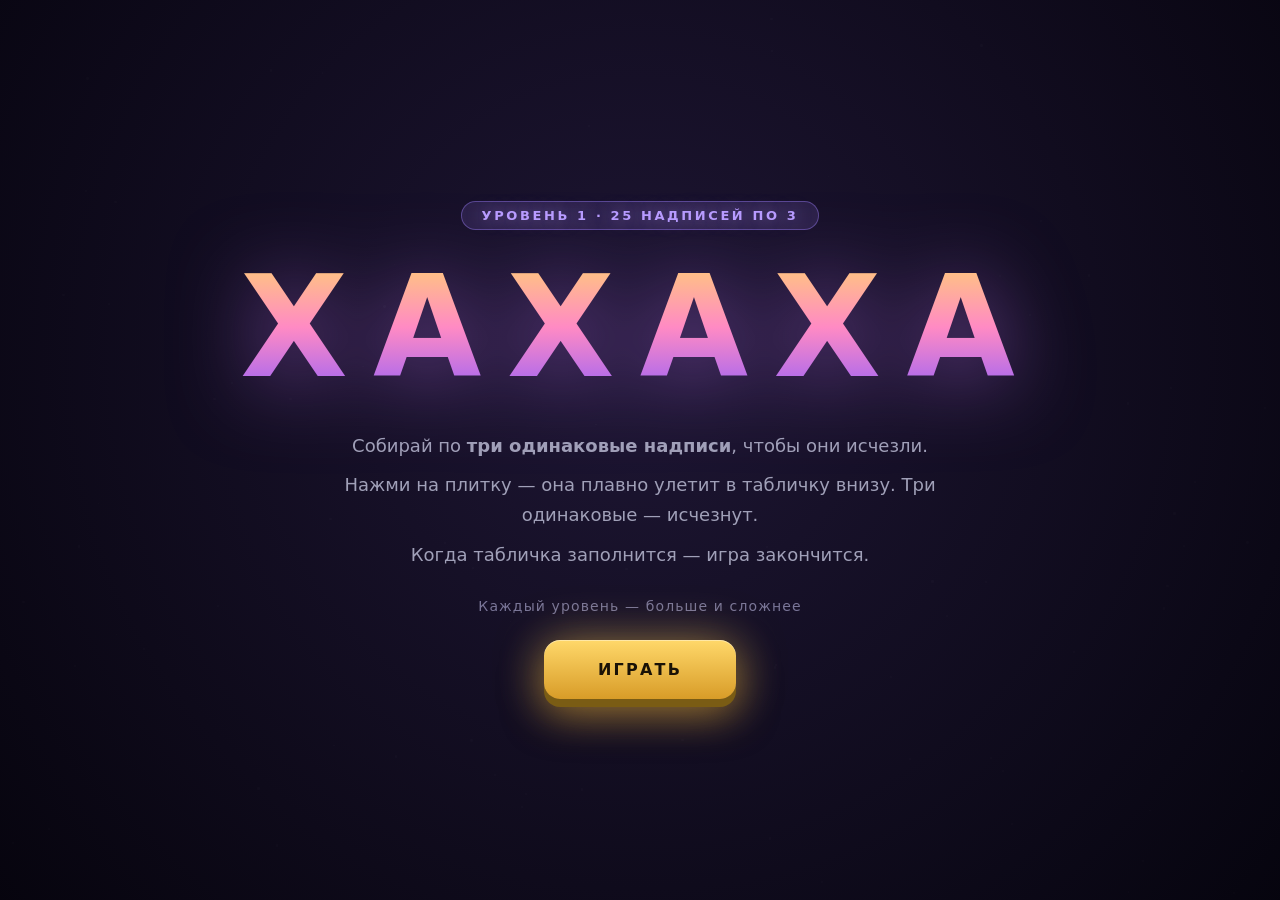
<file: Index.html>
<!DOCTYPE html>
<html lang="ru">
<head>
<meta charset="UTF-8">
<meta name="viewport" content="width=device-width, initial-scale=1.0, maximum-scale=1.0, user-scalable=no">
<title>ХАХАХА</title>
<style>
  * { margin: 0; padding: 0; box-sizing: border-box; -webkit-tap-highlight-color: transparent; }

  html, body {
    height: 100%;
    width: 100%;
    font-family: 'Segoe UI', 'SF Pro Display', system-ui, -apple-system, sans-serif;
    overflow: hidden;
    user-select: none;
    background: #06060b;
    color: #e8e8ec;
    touch-action: none;
  }

  body::before {
    content: '';
    position: fixed;
    inset: -20%;
    background:
      radial-gradient(ellipse at 15% 20%, rgba(120, 60, 220, 0.32), transparent 45%),
      radial-gradient(ellipse at 85% 15%, rgba(230, 60, 160, 0.22), transparent 45%),
      radial-gradient(ellipse at 75% 85%, rgba(60, 180, 220, 0.24), transparent 50%),
      radial-gradient(ellipse at 25% 90%, rgba(240, 180, 60, 0.2), transparent 45%);
    filter: blur(60px);
    animation: auroraMove 30s ease-in-out infinite alternate;
    pointer-events: none;
    z-index: 0;
  }
  @keyframes auroraMove {
    0%   { transform: scale(1) rotate(0deg) translate(0, 0); }
    50%  { transform: scale(1.15) rotate(6deg) translate(-2%, 3%); }
    100% { transform: scale(1.05) rotate(-4deg) translate(2%, -2%); }
  }

  #stars { position: fixed; inset: 0; pointer-events: none; z-index: 1; }
  .star {
    position: absolute;
    background: #fff;
    border-radius: 50%;
    animation: twinkle ease-in-out infinite;
  }
  @keyframes twinkle {
    0%, 100% { opacity: 0.15; transform: scale(1); }
    50%      { opacity: 0.9;  transform: scale(1.4); }
  }

  #viewport {
    position: fixed;
    inset: 0;
    overflow: hidden;
    z-index: 10;
    touch-action: none;
    cursor: grab;
    overscroll-behavior: none;
  }
  #viewport.dragging { cursor: grabbing; }

  #world {
    position: absolute;
    top: 0; left: 0;
    transform-origin: 0 0;
    will-change: transform;
  }

  /* ПЛИТКИ */
  .tile {
    position: absolute;
    transform: translate(-50%, -50%);
    padding: var(--pad-y) var(--pad-x);
    border-radius: 14px;
    font-size: var(--fs);
    font-weight: 800;
    color: #fff;
    cursor: pointer;
    white-space: nowrap;
    background: linear-gradient(150deg, var(--c1), var(--c2) 75%);
    border: 2px solid var(--edge);
    box-shadow:
      0 5px 0 var(--edge),
      0 10px 24px rgba(0, 0, 0, 0.65),
      0 0 26px var(--glow),
      inset 0 1px 0 rgba(255, 255, 255, 0.35),
      inset 0 -6px 14px rgba(0, 0, 0, 0.18);
    letter-spacing: 0.02em;
    transition: filter 0.18s ease, box-shadow 0.25s ease;
    text-shadow: 0 2px 4px rgba(0, 0, 0, 0.4);
    font-family: inherit;
  }
  .tile::before {
    content: '';
    position: absolute;
    top: 2px; left: 8px; right: 8px;
    height: 42%;
    border-radius: 12px 12px 50% 50%;
    background: linear-gradient(180deg, rgba(255, 255, 255, 0.3), transparent);
    pointer-events: none;
  }
  .tile:hover:not(.blocked) {
    filter: brightness(1.2) saturate(1.1);
    box-shadow:
      0 7px 0 var(--edge),
      0 14px 34px rgba(0, 0, 0, 0.7),
      0 0 44px var(--glow),
      inset 0 1px 0 rgba(255, 255, 255, 0.5),
      inset 0 -6px 14px rgba(0, 0, 0, 0.18);
  }
  .tile.blocked {
    filter: brightness(0.32) saturate(0.3) contrast(0.85);
    cursor: not-allowed;
    box-shadow: 0 2px 0 var(--edge), 0 3px 8px rgba(0, 0, 0, 0.7);
  }
  .tile.blocked-shake { animation: blockedShake 0.35s ease; }
  @keyframes blockedShake {
    0%, 100% { transform: translate(-50%, -50%) translateX(0); }
    25%      { transform: translate(-50%, -50%) translateX(-6px); }
    75%      { transform: translate(-50%, -50%) translateX(6px); }
  }

  /* ЛЕТЯЩАЯ ПЛИТКА */
  .flying-tile {
    position: fixed;
    z-index: 900;
    pointer-events: none;
    margin: 0;
    will-change: left, top, width, height, transform, opacity;
    transition:
      left 0.55s cubic-bezier(0.34, 0.1, 0.3, 1),
      top 0.55s cubic-bezier(0.34, 0.1, 0.3, 1),
      width 0.55s cubic-bezier(0.34, 0.1, 0.3, 1),
      height 0.55s cubic-bezier(0.34, 0.1, 0.3, 1),
      font-size 0.55s ease,
      padding 0.55s ease,
      border-radius 0.55s ease,
      opacity 0.55s ease,
      transform 0.55s ease;
  }

  /* HUD */
  .hud {
    position: fixed;
    top: 16px;
    left: 0; right: 0;
    display: flex;
    justify-content: center;
    gap: 12px;
    z-index: 200;
    pointer-events: none;
    padding: 0 16px;
  }
  .hud-item {
    background: linear-gradient(180deg, rgba(28, 28, 40, 0.85), rgba(14, 14, 24, 0.9));
    border: 1px solid rgba(160, 130, 255, 0.32);
    border-radius: 14px;
    padding: 10px 22px;
    color: #a0a4b8;
    font-size: 10.5px;
    letter-spacing: 0.2em;
    text-transform: uppercase;
    min-width: 100px;
    text-align: center;
    font-weight: 700;
    box-shadow:
      0 8px 26px rgba(0, 0, 0, 0.6),
      0 0 20px rgba(140, 100, 255, 0.14),
      inset 0 1px 0 rgba(255, 255, 255, 0.08);
    backdrop-filter: blur(14px);
  }
  .hud-item .value {
    display: block;
    font-size: 22px;
    font-weight: 800;
    color: #ffd86a;
    margin-top: 3px;
    letter-spacing: 0.01em;
    text-transform: none;
    text-shadow: 0 0 22px rgba(255, 216, 106, 0.65);
  }
  .hud-item.level .value { color: #b89cff; text-shadow: 0 0 22px rgba(184, 156, 255, 0.7); }

  #level-progress {
    position: fixed;
    top: 96px;
    left: 50%;
    transform: translateX(-50%);
    width: min(520px, 70vw);
    height: 8px;
    background: rgba(28, 28, 44, 0.8);
    border: 1px solid rgba(160, 130, 255, 0.28);
    border-radius: 100px;
    overflow: hidden;
    z-index: 200;
    box-shadow: 0 4px 18px rgba(0, 0, 0, 0.5), inset 0 1px 0 rgba(255, 255, 255, 0.06);
    pointer-events: none;
  }
  #level-progress-fill {
    height: 100%;
    width: 0%;
    background: linear-gradient(90deg, #ff6ba5, #b89cff, #6ad8ff);
    border-radius: 100px;
    box-shadow: 0 0 18px rgba(184, 156, 255, 0.7);
    transition: width 0.4s ease;
  }

  .controls {
    position: fixed;
    top: 16px;
    right: 16px;
    display: flex;
    flex-direction: column;
    gap: 8px;
    z-index: 250;
  }
  .ctl-btn {
    background: linear-gradient(180deg, rgba(36, 32, 54, 0.95), rgba(20, 18, 32, 0.95));
    border: 1px solid rgba(160, 130, 255, 0.36);
    border-radius: 12px;
    padding: 11px 18px;
    color: #d8d4f0;
    font-family: inherit;
    font-size: 13px;
    font-weight: 700;
    cursor: pointer;
    letter-spacing: 0.06em;
    transition: all 0.16s ease;
    display: flex;
    align-items: center;
    gap: 10px;
    box-shadow:
      0 4px 0 rgba(0, 0, 0, 0.4),
      0 8px 22px rgba(0, 0, 0, 0.55),
      inset 0 1px 0 rgba(255, 255, 255, 0.08);
    text-transform: uppercase;
    white-space: nowrap;
  }
  .ctl-btn:hover {
    transform: translateY(-2px);
    border-color: rgba(184, 156, 255, 0.9);
    box-shadow:
      0 6px 0 rgba(0, 0, 0, 0.4),
      0 14px 32px rgba(0, 0, 0, 0.6),
      0 0 28px rgba(184, 156, 255, 0.5);
  }
  .ctl-btn:active { transform: translateY(3px); box-shadow: 0 1px 0 rgba(0, 0, 0, 0.4); }
  .ctl-btn.gold {
    border-color: rgba(255, 216, 106, 0.5);
    background: linear-gradient(180deg, rgba(52, 42, 24, 0.95), rgba(30, 24, 14, 0.95));
    color: #ffd86a;
  }
  .ctl-btn.gold:hover {
    border-color: rgba(255, 216, 106, 0.95);
    box-shadow:
      0 6px 0 rgba(0, 0, 0, 0.4),
      0 14px 32px rgba(0, 0, 0, 0.6),
      0 0 28px rgba(255, 216, 106, 0.55);
  }
  .ctl-btn.danger {
    border-color: rgba(255, 120, 140, 0.4);
    color: #ffa0b0;
    background: linear-gradient(180deg, rgba(46, 24, 34, 0.95), rgba(26, 14, 20, 0.95));
  }
  .ctl-btn.danger:hover {
    border-color: rgba(255, 120, 140, 0.9);
    box-shadow:
      0 6px 0 rgba(0, 0, 0, 0.4),
      0 14px 32px rgba(0, 0, 0, 0.6),
      0 0 28px rgba(255, 120, 140, 0.55);
  }
  #menu-btn .count {
    background: rgba(255, 216, 106, 0.16);
    border: 1px solid rgba(255, 216, 106, 0.4);
    padding: 3px 10px;
    border-radius: 8px;
    font-size: 12px;
    color: #ffd86a;
    font-weight: 800;
  }

  /* ТАБЛИЧКА */
  #tray {
    position: fixed;
    bottom: 20px;
    left: 50%;
    transform: translateX(-50%);
    display: flex;
    flex-direction: column;
    align-items: center;
    gap: 6px;
    z-index: 400;
    pointer-events: none;
  }
  #tray-label {
    font-size: 10px;
    color: #8a86a8;
    letter-spacing: 0.24em;
    text-transform: uppercase;
    font-weight: 800;
    background: rgba(18, 16, 28, 0.9);
    padding: 4px 16px;
    border-radius: 8px;
    border: 1px solid rgba(160, 130, 255, 0.24);
  }
  #tray-slots {
    display: flex;
    gap: clamp(6px, 0.9vw, 10px);
    padding: clamp(10px, 1.2vw, 14px) clamp(12px, 1.4vw, 18px);
    background: linear-gradient(180deg, rgba(26, 24, 40, 0.96), rgba(14, 12, 22, 0.98));
    border: 2px solid rgba(160, 130, 255, 0.36);
    border-radius: 20px;
    box-shadow:
      0 24px 70px rgba(0, 0, 0, 0.9),
      0 0 60px rgba(160, 130, 255, 0.18),
      inset 0 1px 0 rgba(255, 255, 255, 0.09);
    pointer-events: auto;
    transition: border-color 0.3s ease, box-shadow 0.3s ease;
  }
  #tray.warning #tray-slots {
    border-color: rgba(255, 120, 140, 0.75);
    box-shadow:
      0 24px 70px rgba(0, 0, 0, 0.9),
      0 0 60px rgba(255, 120, 140, 0.45),
      inset 0 1px 0 rgba(255, 255, 255, 0.09);
    animation: trayWarn 0.8s ease-in-out infinite;
  }
  @keyframes trayWarn {
    0%, 100% { border-color: rgba(255, 120, 140, 0.75); }
    50%      { border-color: rgba(255, 170, 190, 1); }
  }
  .slot {
    width: clamp(46px, 8.5vw, 92px);
    height: clamp(58px, 10vw, 84px);
    border: 2px dashed rgba(160, 130, 255, 0.22);
    border-radius: 12px;
    background: rgba(0, 0, 0, 0.35);
    display: flex;
    align-items: center;
    justify-content: center;
    overflow: hidden;
    position: relative;
    transition: border-color 0.2s ease, background 0.2s ease;
  }
  .slot.filled {
    border-style: solid;
    border-color: rgba(184, 156, 255, 0.6);
    background: rgba(0, 0, 0, 0.5);
  }
  .tray-tile {
    width: 100%;
    height: 100%;
    border-radius: 10px;
    display: flex;
    align-items: center;
    justify-content: center;
    font-size: clamp(9px, 1.05vw, 12px);
    font-weight: 800;
    color: #fff;
    padding: 3px;
    text-align: center;
    overflow: hidden;
    word-break: break-word;
    line-height: 1.1;
    background: linear-gradient(150deg, var(--c1), var(--c2));
    border: 1.5px solid var(--edge);
    box-shadow:
      0 3px 0 var(--edge),
      0 4px 10px rgba(0, 0, 0, 0.5),
      inset 0 1px 0 rgba(255, 255, 255, 0.3);
    text-shadow: 0 1px 2px rgba(0, 0, 0, 0.5);
    position: relative;
    animation: trayAppear 0.42s cubic-bezier(0.2, 0.9, 0.4, 1.5);
  }
  @keyframes trayAppear {
    0%   { transform: scale(0.3); opacity: 0; }
    60%  { transform: scale(1.14); opacity: 1; }
    100% { transform: scale(1); opacity: 1; }
  }

  /* Если 2 одинаковых в лотке — подсветка "нужна ещё одна" */
  .tray-tile.has-two {
    box-shadow:
      0 3px 0 var(--edge),
      0 0 0 3px #ffd86a,
      0 0 22px rgba(255, 216, 106, 0.85),
      inset 0 1px 0 rgba(255, 255, 255, 0.5);
    animation: hasTwoPulse 1.2s ease-in-out infinite;
  }
  @keyframes hasTwoPulse {
    0%, 100% { box-shadow: 0 3px 0 var(--edge), 0 0 0 3px #ffd86a, 0 0 22px rgba(255, 216, 106, 0.85), inset 0 1px 0 rgba(255, 255, 255, 0.5); }
    50%      { box-shadow: 0 3px 0 var(--edge), 0 0 0 4px #ffe890, 0 0 32px rgba(255, 232, 144, 1), inset 0 1px 0 rgba(255, 255, 255, 0.7); }
  }

  /* Счётчик "2/3" на плитке в лотке */
  .tray-tile .tray-counter {
    position: absolute;
    top: -4px;
    right: -4px;
    background: linear-gradient(180deg, #ffd86a, #d89c28);
    color: #1a1206;
    font-size: 10px;
    font-weight: 900;
    padding: 1px 6px;
    border-radius: 8px;
    border: 1.5px solid rgba(0, 0, 0, 0.3);
    box-shadow: 0 2px 6px rgba(0, 0, 0, 0.6), 0 0 12px rgba(255, 216, 106, 0.6);
    letter-spacing: 0.02em;
    line-height: 1;
  }

  .tray-tile.matching {
    animation: trayMatch 0.6s ease-out forwards;
  }
  @keyframes trayMatch {
    0%   { transform: scale(1); }
    40%  { transform: scale(1.4); box-shadow: 0 0 50px #9dffb8, 0 0 100px rgba(157, 255, 184, 0.7); }
    100% { transform: scale(0) rotate(180deg); opacity: 0; }
  }

  /* ТОСТ */
  .toast {
    position: fixed;
    top: 130px;
    left: 50%;
    transform: translateX(-50%) translateY(-30px) scale(0.95);
    background: linear-gradient(180deg, rgba(38, 32, 58, 0.96), rgba(20, 16, 32, 0.98));
    border: 1.5px solid rgba(184, 156, 255, 0.6);
    color: #d8d4f0;
    padding: 14px 30px;
    border-radius: 14px;
    font-size: 15px;
    font-weight: 800;
    letter-spacing: 0.08em;
    z-index: 1000;
    opacity: 0;
    transition: all 0.35s cubic-bezier(0.2, 0.9, 0.4, 1);
    pointer-events: none;
    box-shadow:
      0 16px 44px rgba(0, 0, 0, 0.8),
      0 0 50px rgba(184, 156, 255, 0.4),
      inset 0 1px 0 rgba(255, 255, 255, 0.08);
    text-transform: uppercase;
  }
  .toast.show { opacity: 1; transform: translateX(-50%) translateY(0) scale(1); }

  /* ДОСТИЖЕНИЕ */
  .ach-popup {
    position: fixed;
    top: 108px;
    right: -460px;
    display: flex;
    align-items: center;
    gap: 16px;
    padding: 20px 26px;
    min-width: 360px;
    max-width: 440px;
    background: linear-gradient(180deg, rgba(34, 30, 52, 0.98), rgba(18, 14, 30, 0.98));
    border: 1.5px solid rgba(180, 160, 220, 0.2);
    border-left: 6px solid #c8ccd4;
    border-radius: 16px;
    z-index: 2000;
    transition: right 0.5s cubic-bezier(0.2, 0.9, 0.4, 1);
    color: #e8e8ec;
    box-shadow:
      0 24px 60px rgba(0, 0, 0, 0.85),
      inset 0 1px 0 rgba(255, 255, 255, 0.06);
  }
  .ach-popup.show { right: 26px; }
  .ach-popup.bronze { border-left-color: #e0a068; box-shadow: 0 24px 60px rgba(0, 0, 0, 0.85), 0 0 45px rgba(224, 160, 104, 0.4); }
  .ach-popup.silver { border-left-color: #e0e4ec; box-shadow: 0 24px 60px rgba(0, 0, 0, 0.85), 0 0 45px rgba(224, 228, 236, 0.4); }
  .ach-popup.gold   { border-left-color: #ffd86a; box-shadow: 0 24px 60px rgba(0, 0, 0, 0.85), 0 0 55px rgba(255, 216, 106, 0.55); }
  .ach-popup .ach-label { font-size: 10.5px; color: #8a86a8; letter-spacing: 0.22em; text-transform: uppercase; font-weight: 800; }
  .ach-popup .ach-name { font-size: 18px; font-weight: 800; color: #fff; margin-top: 6px; letter-spacing: 0.02em; }
  .ach-popup.bronze .ach-name { color: #e0a068; }
  .ach-popup.silver .ach-name { color: #e0e4ec; }
  .ach-popup.gold   .ach-name { color: #ffd86a; text-shadow: 0 0 18px rgba(255, 216, 106, 0.6); }
  .ach-popup .ach-desc { font-size: 13px; color: #9a96b8; margin-top: 5px; line-height: 1.45; font-weight: 500; }

  /* МЕНЮ ДОСТИЖЕНИЙ */
  .menu-panel {
    position: fixed; inset: 0; z-index: 600;
    display: flex; justify-content: center; align-items: center;
    background: rgba(6, 4, 14, 0.9);
    backdrop-filter: blur(20px);
    opacity: 0; pointer-events: none;
    transition: opacity 0.25s;
    padding: 24px;
  }
  .menu-panel.open { opacity: 1; pointer-events: auto; }
  .menu-inner {
    background: linear-gradient(180deg, rgba(24, 20, 40, 0.98), rgba(12, 10, 22, 0.98));
    border: 1.5px solid rgba(160, 130, 255, 0.36);
    border-radius: 22px;
    max-width: 880px; width: 100%; max-height: 90vh;
    display: flex; flex-direction: column;
    color: #e8e8ec; overflow: hidden;
    box-shadow:
      0 30px 90px rgba(0, 0, 0, 0.9),
      0 0 110px rgba(160, 130, 255, 0.18),
      inset 0 1px 0 rgba(255, 255, 255, 0.06);
  }
  .menu-tabs {
    display: flex;
    border-bottom: 1.5px solid rgba(160, 130, 255, 0.18);
    background: rgba(0, 0, 0, 0.4);
    overflow-x: auto;
  }
  .menu-tab {
    flex: 1; min-width: 130px;
    padding: 22px 14px;
    background: transparent; border: none;
    border-bottom: 3px solid transparent;
    color: #6a6a86;
    font-family: inherit; font-size: 13.5px; font-weight: 700;
    cursor: pointer; letter-spacing: 0.1em;
    text-transform: uppercase;
    transition: all 0.2s ease;
    display: flex; align-items: center; justify-content: center;
    gap: 10px; white-space: nowrap;
  }
  .menu-tab:hover { color: #e8e8ec; background: rgba(255, 255, 255, 0.03); }
  .menu-tab.active { color: #ffd86a; border-bottom-color: #ffd86a; background: rgba(255, 216, 106, 0.08); text-shadow: 0 0 20px rgba(255, 216, 106, 0.7); }
  .menu-tab .tab-badge {
    background: rgba(255, 255, 255, 0.07);
    padding: 4px 12px; border-radius: 10px;
    font-size: 11.5px; color: #9a96b8; font-weight: 800;
  }
  .menu-tab.active .tab-badge { background: rgba(255, 216, 106, 0.22); color: #ffd86a; }
  .menu-tab.tab-bronze.active { color: #e0a068; border-bottom-color: #e0a068; background: rgba(224, 160, 104, 0.08); }
  .menu-tab.tab-bronze.active .tab-badge { background: rgba(224, 160, 104, 0.24); color: #e0a068; }
  .menu-tab.tab-silver.active { color: #e0e4ec; border-bottom-color: #e0e4ec; background: rgba(224, 228, 236, 0.08); }
  .menu-tab.tab-silver.active .tab-badge { background: rgba(224, 228, 236, 0.24); color: #e0e4ec; }
  .menu-tab.tab-gold.active { color: #ffd86a; border-bottom-color: #ffd86a; background: rgba(255, 216, 106, 0.08); }
  .menu-tab.tab-gold.active .tab-badge { background: rgba(255, 216, 106, 0.24); color: #ffd86a; }
  .menu-content { flex: 1; overflow-y: auto; padding: 28px 32px; }
  .menu-pane { display: none; }
  .menu-pane.active { display: block; }
  .section-title {
    font-size: 14.5px; color: #ffd86a;
    margin-bottom: 18px; letter-spacing: 0.14em;
    text-transform: uppercase; font-weight: 800;
    display: flex; align-items: center; gap: 14px; flex-wrap: wrap;
    text-shadow: 0 0 20px rgba(255, 216, 106, 0.5);
  }
  .section-title .hint {
    font-size: 11.5px; color: #9a96b8;
    background: rgba(160, 130, 255, 0.1);
    border: 1px solid rgba(160, 130, 255, 0.25);
    padding: 5px 14px; border-radius: 10px;
    text-transform: none; letter-spacing: 0.02em; font-weight: 700;
  }
  .stats-grid {
    display: grid;
    grid-template-columns: repeat(auto-fit, minmax(140px, 1fr));
    gap: 12px; margin-bottom: 8px;
  }
  .stat-card {
    background: linear-gradient(180deg, rgba(38, 34, 56, 0.7), rgba(20, 16, 34, 0.7));
    border: 1.5px solid rgba(160, 130, 255, 0.18);
    border-radius: 14px;
    padding: 18px 12px;
    text-align: center;
    transition: all 0.25s ease;
    box-shadow: inset 0 1px 0 rgba(255, 255, 255, 0.04);
  }
  .stat-card:hover {
    border-color: rgba(184, 156, 255, 0.6);
    transform: translateY(-3px);
    box-shadow: 0 12px 28px rgba(0, 0, 0, 0.4), 0 0 28px rgba(184, 156, 255, 0.2);
  }
  .stat-card .stat-value { font-size: 28px; color: #ffd86a; font-weight: 800; line-height: 1.1; text-shadow: 0 0 22px rgba(255, 216, 106, 0.4); }
  .stat-card .stat-label { font-size: 11px; color: #8a86a8; text-transform: uppercase; letter-spacing: 0.12em; margin-top: 8px; font-weight: 700; }
  .item-row {
    display: flex; align-items: center; gap: 16px;
    padding: 16px 20px; margin-bottom: 10px;
    border-radius: 14px;
    background: linear-gradient(180deg, rgba(38, 34, 56, 0.6), rgba(20, 16, 34, 0.6));
    border: 1.5px solid rgba(255, 255, 255, 0.06);
    border-left: 5px solid #34343e;
    font-size: 14px;
    transition: all 0.25s ease;
  }
  .item-row:hover { transform: translateX(4px); border-color: rgba(184, 156, 255, 0.4); }
  .item-row.unlocked.bronze { border-left-color: #e0a068; background: linear-gradient(180deg, rgba(64, 44, 30, 0.55), rgba(36, 24, 18, 0.55)); }
  .item-row.unlocked.silver { border-left-color: #e0e4ec; background: linear-gradient(180deg, rgba(40, 38, 52, 0.75), rgba(22, 20, 34, 0.75)); }
  .item-row.unlocked.gold   { border-left-color: #ffd86a; background: linear-gradient(180deg, rgba(66, 54, 26, 0.6), rgba(38, 30, 14, 0.6)); box-shadow: 0 0 28px rgba(255, 216, 106, 0.2); }
  .item-row .row-text { flex: 1; line-height: 1.45; min-width: 0; }
  .item-row .row-text .name { color: #8a86a8; font-weight: 800; font-size: 15px; }
  .item-row.unlocked.bronze .row-text .name { color: #e0a068; }
  .item-row.unlocked.silver .row-text .name { color: #e0e4ec; }
  .item-row.unlocked.gold   .row-text .name { color: #ffd86a; text-shadow: 0 0 16px rgba(255, 216, 106, 0.5); }
  .item-row .row-text .desc { font-size: 13px; color: #7a7698; margin-top: 4px; }
  .item-row .row-side { display: flex; flex-direction: column; align-items: flex-end; gap: 6px; flex-shrink: 0; }
  .rarity-badge { font-size: 10px; padding: 4px 12px; border-radius: 8px; font-weight: 800; letter-spacing: 0.14em; text-transform: uppercase; white-space: nowrap; }
  .rarity-badge.bronze { color: #e0a068; background: rgba(224, 160, 104, 0.16); border: 1px solid rgba(224, 160, 104, 0.35); }
  .rarity-badge.silver { color: #e0e4ec; background: rgba(224, 228, 236, 0.16); border: 1px solid rgba(224, 228, 236, 0.35); }
  .rarity-badge.gold   { color: #ffd86a; background: rgba(255, 216, 106, 0.16); border: 1px solid rgba(255, 216, 106, 0.4); }
  .item-row.hidden-locked {
    background: linear-gradient(180deg, rgba(40, 30, 52, 0.5), rgba(22, 16, 32, 0.5));
    border-style: dashed;
    border-color: rgba(200, 140, 240, 0.32);
    border-left: 5px dashed rgba(200, 140, 240, 0.55);
  }
  .item-row.hidden-locked .row-text .name { color: #c89cf0; letter-spacing: 0.28em; font-family: 'Consolas', monospace; text-shadow: 0 0 14px rgba(200, 140, 240, 0.55); }
  .item-row.hidden-locked .row-text .desc { color: #9a6a98; font-style: italic; }
  .item-row.visible-locked .row-text .name { color: #6a6a86; }
  .secret-badge {
    font-size: 10px; padding: 4px 12px; border-radius: 8px;
    font-weight: 800; letter-spacing: 0.14em; text-transform: uppercase;
    color: #c89cf0; background: rgba(200, 140, 240, 0.16); border: 1px solid rgba(200, 140, 240, 0.35);
    white-space: nowrap;
  }
  .unlocked-check {
    font-size: 11px; color: #9dffb8; font-weight: 800;
    letter-spacing: 0.08em; text-transform: uppercase;
    padding: 3px 10px;
    background: rgba(157, 255, 184, 0.14);
    border: 1px solid rgba(157, 255, 184, 0.35);
    border-radius: 8px;
  }
  .menu-footer {
    padding: 18px 32px 24px;
    display: flex; gap: 14px;
    border-top: 1.5px solid rgba(160, 130, 255, 0.18);
    background: rgba(0, 0, 0, 0.32);
  }
  .menu-btn {
    flex: 1; padding: 18px 26px;
    font-family: inherit; font-size: 14px; font-weight: 800;
    border-radius: 14px; cursor: pointer;
    border: 1.5px solid rgba(160, 130, 255, 0.4);
    background: linear-gradient(180deg, rgba(36, 32, 54, 0.95), rgba(20, 18, 32, 0.95));
    color: #d8d4f0;
    letter-spacing: 0.1em; text-transform: uppercase;
    transition: all 0.16s ease;
    box-shadow: 0 4px 0 rgba(0, 0, 0, 0.35), 0 8px 20px rgba(0, 0, 0, 0.4);
  }
  .menu-btn:hover {
    transform: translateY(-2px);
    border-color: rgba(184, 156, 255, 0.9);
    box-shadow: 0 6px 0 rgba(0, 0, 0, 0.35), 0 12px 28px rgba(0, 0, 0, 0.5), 0 0 28px rgba(184, 156, 255, 0.4);
  }
  .menu-btn:active { transform: translateY(2px); box-shadow: 0 1px 0 rgba(0, 0, 0, 0.35); }
  .menu-btn.danger {
    flex: 0 0 auto;
    color: #ffa0b0;
    border-color: rgba(255, 120, 140, 0.4);
    background: linear-gradient(180deg, rgba(46, 24, 34, 0.95), rgba(26, 14, 20, 0.95));
  }
  .menu-btn.danger:hover {
    border-color: #ffa0b0;
    box-shadow: 0 6px 0 rgba(0, 0, 0, 0.35), 0 12px 28px rgba(0, 0, 0, 0.5), 0 0 28px rgba(255, 120, 140, 0.45);
  }

  /* OVERLAY */
  .overlay {
    position: fixed; inset: 0; z-index: 500;
    display: flex; flex-direction: column;
    justify-content: center; align-items: center;
    background: radial-gradient(circle at 50% 40%, rgba(30, 22, 52, 0.98) 0%, rgba(6, 4, 14, 0.99) 100%);
    color: #e8e8ec;
    text-align: center;
    padding: 30px;
    transition: opacity 0.4s;
  }
  .overlay.hidden { opacity: 0; pointer-events: none; }
  .overlay h1 {
    font-size: clamp(56px, 11vw, 140px);
    margin-bottom: 22px;
    background: linear-gradient(180deg, #ffd86a, #ff8ac4 50%, #8a5cff);
    -webkit-background-clip: text; background-clip: text;
    -webkit-text-fill-color: transparent; color: transparent;
    font-weight: 900; letter-spacing: 0.18em;
    cursor: pointer; user-select: none;
    transition: letter-spacing 0.4s ease;
    filter: drop-shadow(0 8px 40px rgba(200, 120, 255, 0.5));
  }
  .overlay p {
    font-size: clamp(15px, 1.9vw, 18px);
    margin-bottom: 10px;
    max-width: 640px;
    line-height: 1.65;
    color: #a0a0b8;
    font-weight: 500;
  }
  .overlay .result-score {
    font-size: clamp(56px, 11vw, 110px);
    background: linear-gradient(180deg, #ffd86a, #ff8ac4 60%, #a05cff);
    -webkit-background-clip: text; background-clip: text;
    -webkit-text-fill-color: transparent; color: transparent;
    font-weight: 900; margin: 14px 0; letter-spacing: 0.04em;
    filter: drop-shadow(0 6px 40px rgba(200, 120, 255, 0.5));
  }
  .btn {
    display: inline-block;
    padding: 20px 54px;
    margin-top: 12px;
    font-family: inherit;
    font-size: 16px; font-weight: 800;
    color: #fff;
    background: linear-gradient(180deg, #a06cff, #5c3ab8);
    border: none; border-radius: 16px;
    cursor: pointer;
    box-shadow:
      0 8px 0 #342068,
      0 16px 40px rgba(92, 58, 184, 0.5),
      0 0 50px rgba(160, 108, 255, 0.4),
      inset 0 1px 0 rgba(255, 255, 255, 0.3);
    transition: all 0.14s ease;
    letter-spacing: 0.14em;
    text-transform: uppercase;
  }
  .btn:hover {
    transform: translateY(-3px);
    filter: brightness(1.12);
    box-shadow:
      0 11px 0 #342068,
      0 22px 50px rgba(92, 58, 184, 0.6),
      0 0 70px rgba(160, 108, 255, 0.55),
      inset 0 1px 0 rgba(255, 255, 255, 0.35);
  }
  .btn:active { transform: translateY(6px); box-shadow: 0 2px 0 #342068, 0 6px 20px rgba(92, 58, 184, 0.5); }
  .btn.btn-gold {
    background: linear-gradient(180deg, #ffd86a, #d89c28);
    box-shadow:
      0 8px 0 #7a5c14,
      0 16px 40px rgba(216, 156, 40, 0.5),
      0 0 50px rgba(255, 216, 106, 0.4),
      inset 0 1px 0 rgba(255, 255, 255, 0.4);
    color: #1a1206;
  }
  .btn.btn-gold:hover {
    box-shadow:
      0 11px 0 #7a5c14,
      0 22px 50px rgba(216, 156, 40, 0.6),
      0 0 70px rgba(255, 216, 106, 0.6),
      inset 0 1px 0 rgba(255, 255, 255, 0.5);
  }
  .btn.btn-secondary {
    background: linear-gradient(180deg, rgba(36, 32, 54, 0.95), rgba(20, 18, 32, 0.95));
    box-shadow: 0 8px 0 rgba(0, 0, 0, 0.4), 0 16px 40px rgba(0, 0, 0, 0.5), inset 0 1px 0 rgba(255, 255, 255, 0.1);
    border: 1.5px solid rgba(160, 130, 255, 0.4);
    color: #d8d4f0;
  }
  .btn.btn-secondary:hover {
    border-color: rgba(184, 156, 255, 0.9);
    box-shadow: 0 11px 0 rgba(0, 0, 0, 0.4), 0 22px 50px rgba(0, 0, 0, 0.6), 0 0 50px rgba(184, 156, 255, 0.4), inset 0 1px 0 rgba(255, 255, 255, 0.16);
  }
  .overlay .btn-row {
    display: flex; gap: 14px; flex-wrap: wrap;
    justify-content: center; margin-top: 26px;
  }
  .overlay .btn-row .btn { margin-top: 0; }
  .overlay .level-badge {
    display: inline-block;
    padding: 6px 20px;
    background: rgba(160, 130, 255, 0.15);
    border: 1.5px solid rgba(160, 130, 255, 0.4);
    color: #b89cff;
    border-radius: 100px;
    font-size: 13px; font-weight: 800;
    letter-spacing: 0.2em;
    text-transform: uppercase;
    margin-bottom: 16px;
    text-shadow: 0 0 16px rgba(184, 156, 255, 0.6);
  }

  .hint-bar {
    position: fixed;
    top: 16px; left: 16px;
    z-index: 250;
    background: linear-gradient(180deg, rgba(28, 24, 46, 0.9), rgba(14, 12, 24, 0.92));
    border: 1px solid rgba(160, 130, 255, 0.32);
    border-radius: 12px;
    padding: 9px 14px;
    color: #8a86a8;
    font-size: 11px;
    font-weight: 600;
    letter-spacing: 0.02em;
    line-height: 1.55;
    max-width: 210px;
    box-shadow: 0 8px 24px rgba(0, 0, 0, 0.5);
    pointer-events: none;
    transition: opacity 0.4s;
  }
  .hint-bar.fade { opacity: 0.2; }

  @media (max-width: 780px) {
    .hud { top: 10px; gap: 5px; padding: 0 6px; }
    .hud-item { padding: 6px 10px; font-size: 9px; min-width: 64px; border-radius: 10px; letter-spacing: 0.14em; }
    .hud-item .value { font-size: 16px; }
    #level-progress { top: 76px; height: 6px; }
    .controls { top: 10px; right: 10px; gap: 5px; }
    .ctl-btn { padding: 9px 12px; font-size: 11px; border-radius: 10px; gap: 5px; }
    #menu-btn .count { font-size: 10px; padding: 2px 7px; }
    .hint-bar { display: none; }
    #tray { bottom: 10px; }
    #tray-label { font-size: 9px; padding: 3px 10px; }
    #tray-slots { border-radius: 14px; }
    .slot { border-radius: 8px; }
    .tray-tile { border-radius: 6px; }
    .menu-inner { max-height: 94vh; border-radius: 18px; }
    .menu-tab { padding: 16px 8px; font-size: 11px; min-width: 88px; gap: 6px; flex-direction: column; }
    .menu-tab .tab-badge { font-size: 10px; padding: 3px 9px; }
    .menu-content { padding: 18px 14px; }
    .menu-footer { padding: 14px 16px 18px; gap: 10px; }
    .menu-btn { padding: 15px 14px; font-size: 12px; }
    .section-title { font-size: 12px; }
    .stats-grid { grid-template-columns: repeat(2, 1fr); gap: 8px; }
    .stat-card { padding: 14px 10px; }
    .stat-card .stat-value { font-size: 22px; }
    .item-row { padding: 13px 13px; gap: 10px; }
    .item-row .row-text .name { font-size: 13px; }
    .item-row .row-text .desc { font-size: 11.5px; }
    .ach-popup {
      min-width: auto;
      max-width: calc(100vw - 24px);
      top: auto;
      bottom: 130px;
      right: -110vw;
      padding: 14px 18px;
    }
    .ach-popup.show { right: 12px; }
    .ach-popup .ach-name { font-size: 15px; }
    .ach-popup .ach-desc { font-size: 12px; }
    .overlay h1 { letter-spacing: 0.14em; }
    .btn { padding: 18px 38px; font-size: 14px; }
  }
</style>
</head>
<body>

  <div id="stars"></div>

  <div class="hud" id="hud">
    <div class="hud-item level">Уровень<span class="value" id="level-display">1</span></div>
    <div class="hud-item">Собрано<span class="value" id="pairs">0 / 25</span></div>
    <div class="hud-item">Ходы<span class="value" id="moves">0</span></div>
    <div class="hud-item">Время<span class="value" id="time">0:00</span></div>
  </div>

  <div id="level-progress"><div id="level-progress-fill"></div></div>

  <div class="hint-bar" id="hint-bar">
    Тяни мышкой или пальцем — двигаешь поле.<br>
    Колесо или два пальца — зум.
  </div>

  <div class="controls">
    <button class="ctl-btn gold" id="menu-btn">
      <span>Достижения</span>
      <span class="count" id="menu-count">0 / 24</span>
    </button>
    <button class="ctl-btn" id="shuffle-btn">Перемешать</button>
    <button class="ctl-btn" id="view-btn">Сброс вида</button>
    <button class="ctl-btn danger" id="reset-game-btn">Заново</button>
    <button class="ctl-btn" id="exit-btn">В меню</button>
  </div>

  <div id="viewport">
    <div id="world"></div>
  </div>

  <div id="tray">
    <div id="tray-label">Собранные</div>
    <div id="tray-slots"></div>
  </div>

  <div class="menu-panel" id="menu-panel">
    <div class="menu-inner">
      <div class="menu-tabs">
        <button class="menu-tab active" data-tab="stats">Статистика</button>
        <button class="menu-tab tab-bronze" data-tab="bronze">Бронза <span class="tab-badge" id="bronze-badge">0 / 0</span></button>
        <button class="menu-tab tab-silver" data-tab="silver">Серебро <span class="tab-badge" id="silver-badge">0 / 0</span></button>
        <button class="menu-tab tab-gold" data-tab="gold">Золото <span class="tab-badge" id="gold-badge">0 / 0</span></button>
      </div>

      <div class="menu-content">
        <div class="menu-pane active" id="pane-stats">
          <div class="section-title">Общая статистика</div>
          <div class="stats-grid" id="stats-grid"></div>
          <div class="section-title" style="margin-top:26px;">Лучшие результаты</div>
          <div class="stats-grid" id="stats-best"></div>
        </div>

        <div class="menu-pane" id="pane-bronze">
          <div class="section-title">Бронза — легко <span class="hint" id="hint-bronze"></span></div>
          <div id="list-bronze"></div>
        </div>

        <div class="menu-pane" id="pane-silver">
          <div class="section-title">Серебро — нормально <span class="hint" id="hint-silver"></span></div>
          <div id="list-silver"></div>
        </div>

        <div class="menu-pane" id="pane-gold">
          <div class="section-title">Золото — сложно <span class="hint" id="hint-gold"></span></div>
          <div id="list-gold"></div>
        </div>
      </div>

      <div class="menu-footer">
        <button class="menu-btn" id="close-menu">Продолжить</button>
        <button class="menu-btn danger" id="reset-progress-btn">Сбросить прогресс</button>
      </div>
    </div>
  </div>

  <div class="overlay" id="start-screen">
    <div class="level-badge" id="start-level-badge">Уровень 1</div>
    <h1 id="title">ХАХАХА</h1>
    <p>Собирай по <b>три одинаковые надписи</b>, чтобы они исчезли.</p>
    <p>Нажми на плитку — она плавно улетит в табличку внизу. Три одинаковые — исчезнут.</p>
    <p>Когда табличка заполнится — игра закончится.</p>
    <p style="margin-top:16px; color:#7a7698; font-size:14px; letter-spacing:0.08em;">
      Каждый уровень — больше и сложнее
    </p>
    <button class="btn btn-gold" id="start-btn">Играть</button>
  </div>

  <div class="overlay hidden" id="end-screen">
    <div class="level-badge" id="end-level-badge">Уровень 1</div>
    <h1 id="end-title">Уровень пройден</h1>
    <p id="end-subtitle">Все тройки разобраны.</p>
    <p style="margin-top:18px;" id="end-stats-label">Ходов сделано:</p>
    <div class="result-score" id="final-moves">0</div>
    <p id="time-result"></p>
    <p id="rank" style="color:#ffd86a; font-size:16px; margin-top:16px; font-weight:800; letter-spacing:0.1em;"></p>
    <div class="btn-row">
      <button class="btn" id="next-level-btn">Следующий уровень</button>
      <button class="btn btn-secondary" id="replay-btn">Повторить</button>
      <button class="btn btn-secondary" id="back-to-menu-btn">В меню</button>
    </div>
  </div>

<script>
  // ==================================================
  // ФОН
  // ==================================================
  const starsEl = document.getElementById('stars');
  for (let i = 0; i < 90; i++) {
    const s = document.createElement('div');
    s.className = 'star';
    const size = Math.random() * 2 + 1;
    s.style.width = size + 'px';
    s.style.height = size + 'px';
    s.style.left = Math.random() * 100 + '%';
    s.style.top = Math.random() * 100 + '%';
    s.style.animationDuration = (Math.random() * 3 + 2) + 's';
    s.style.animationDelay = (Math.random() * 4) + 's';
    starsEl.appendChild(s);
  }

  // ==================================================
  // КОНСТАНТЫ ИГРЫ
  // ==================================================
  const MATCH_SIZE = 3;   // сколько нужно для исчезновения
  const TRAY_SIZE = 8;    // слотов в табличке

  // Уровни: сколько РАЗНЫХ надписей (каждая × 3 = столько плиток)
  const LEVEL_VARIANTS = [25, 50, 100, 150, 200, 250, 300, 400, 500, 600];

  // Базовые тексты
  const BASE_TEXTS = [
    'Хахах', 'ХАХАХ', 'Ха-хах', 'Хахаха', 'Ахаха',
    'Хаханьки', 'Хихих', 'Хо-хо-хо', 'Хе-хе', 'Хихихи',
    'Хах-хах', 'Хо-хо', 'Хахахаха', 'Ахахаха', 'Хи-хи',
    'Ха-ха', 'Хохо', 'Хе-хе-хе', 'Хи-хи-хи', 'Ха-ха-ха',
    'Хихихаха', 'Хохотание', 'Хихиканье', 'Хи-хи-хи-хи', 'Хо-хо-хо-хо',
    'Смешинка', 'Смехотун', 'Хохотун', 'Хихиханьки', 'Хахахахаха'
  ];

  // Генерируем нужное количество уникальных текстов
  function generateTexts(count) {
    const result = [];
    for (let i = 0; i < count; i++) {
      const base = BASE_TEXTS[i % BASE_TEXTS.length];
      const cycle = Math.floor(i / BASE_TEXTS.length);
      result.push(cycle === 0 ? base : base + ' ' + (cycle + 1));
    }
    return result;
  }

  // Цвет по индексу (золотой угол — максимум разнообразия)
  function getColorForIndex(i) {
    const hue = (i * 137.508) % 360;
    const sat = 62 + (i % 4) * 6;
    const light = 52 + (i % 3) * 4;
    return {
      c1: `hsl(${hue}, ${sat}%, ${light}%)`,
      c2: `hsl(${hue}, ${sat}%, ${light - 18}%)`,
      edge: `hsl(${hue}, ${sat}%, ${Math.max(14, light - 38)}%)`,
      glow: `hsla(${hue}, ${sat}%, ${light}%, 0.55)`
    };
  }

  // Конфиг уровня
  function getLevelConfig(variants) {
    const totalTiles = variants * MATCH_SIZE;
    // Мир — от размера, но не меньше 1800 и не больше разумного
    const worldSize = Math.max(1800, Math.min(9000, Math.ceil(Math.sqrt(totalTiles) * 200)));
    let fs, pad;
    if (totalTiles <= 75)       { fs = 26; pad = [15, 26]; }
    else if (totalTiles <= 150) { fs = 22; pad = [13, 22]; }
    else if (totalTiles <= 300) { fs = 17; pad = [10, 16]; }
    else if (totalTiles <= 500) { fs = 14; pad = [9, 14]; }
    else if (totalTiles <= 800) { fs = 12; pad = [8, 12]; }
    else if (totalTiles <= 1200){ fs = 11; pad = [7, 10]; }
    else if (totalTiles <= 1800){ fs = 10; pad = [6, 9]; }
    else                        { fs = 9;  pad = [5, 8]; }
    return { variants, totalTiles, worldSize, fs, pad };
  }

  // ==================================================
  // ХРАНИЛИЩЕ
  // ==================================================
  const STATS_KEY = 'hahaha_stats_v5';
  const ACH_KEY = 'hahaha_achievements_v5';
  const LEVEL_KEY = 'hahaha_level_v5';

  const RARITY = {
    bronze: { name: 'Бронза' },
    silver: { name: 'Серебро' },
    gold:   { name: 'Золото' }
  };

  const defaultStats = {
    gamesPlayed: 0, gamesWon: 0, totalPairsFound: 0, totalMoves: 0,
    bestPairsInGame: 0, bestTime: 0, bestMoves: 0, perfectGamesNoMistakes: 0,
    rainbowActivated: false, wordUsed: false, titleClicks: 0, shufflesUsed: 0,
    maxWinStreak: 0, gamesWonWithComeback: 0, highestLevel: 1, maxPairsInLevel: 0
  };
  let stats = { ...defaultStats };
  try {
    const s = JSON.parse(localStorage.getItem(STATS_KEY) || 'null');
    if (s) stats = { ...defaultStats, ...s };
  } catch(e) {}
  function saveStats() { try { localStorage.setItem(STATS_KEY, JSON.stringify(stats)); } catch(e) {} }

  let unlockedAch = new Set();
  try {
    const a = JSON.parse(localStorage.getItem(ACH_KEY) || '[]');
    a.forEach(id => unlockedAch.add(id));
  } catch(e) {}
  function saveAch() { try { localStorage.setItem(ACH_KEY, JSON.stringify([...unlockedAch])); } catch(e) {} }

  let currentLevel = 1;
  try {
    const l = parseInt(localStorage.getItem(LEVEL_KEY) || '1', 10);
    if (l > 0 && l <= LEVEL_VARIANTS.length) currentLevel = l;
  } catch(e) {}
  function saveLevel() { try { localStorage.setItem(LEVEL_KEY, String(currentLevel)); } catch(e) {} }

  // ==================================================
  // ДОСТИЖЕНИЯ
  // ==================================================
  const ACHIEVEMENTS = [
    { id: 'first_game', rarity: 'bronze', hidden: false, name: 'Первая игра', desc: 'Начни первую игру', check: s => s.gamesPlayed >= 1 },
    { id: 'first_match', rarity: 'bronze', hidden: false, name: 'Первая тройка', desc: 'Собери первую тройку', check: s => s.totalPairsFound >= 1 },
    { id: 'winner', rarity: 'bronze', hidden: false, name: 'Победитель', desc: 'Пройди любой уровень', check: s => s.gamesWon >= 1 },
    { id: 'level_3', rarity: 'bronze', hidden: false, name: 'Не сдаётся', desc: 'Дойди до 3 уровня', check: s => s.highestLevel >= 3 },
    { id: 'shuffler', rarity: 'bronze', hidden: false, name: 'Перемешивальщик', desc: 'Используй перемешивание 5 раз', check: s => s.shufflesUsed >= 5 },
    { id: 'laugh_king', rarity: 'bronze', hidden: false, name: 'Смехун', desc: 'Собери 100 троек за всё время', check: s => s.totalPairsFound >= 100 },
    { id: 'title_secret', rarity: 'bronze', hidden: true, name: 'Терпеливый', desc: 'Кликни 7 раз по заголовку', check: s => s.titleClicks >= 7 },
    { id: 'word_secret', rarity: 'bronze', hidden: true, name: 'Слово силы', desc: 'Набери на клавиатуре «хахаха»', check: s => s.wordUsed === true },

    { id: 'under_180', rarity: 'silver', hidden: false, name: 'Скорохват', desc: 'Пройди уровень за 3 минуты', check: s => s.bestTime > 0 && s.bestTime <= 180 },
    { id: 'under_90', rarity: 'silver', hidden: false, name: 'Быстрые руки', desc: 'Пройди уровень за 90 секунд', check: s => s.bestTime > 0 && s.bestTime <= 90 },
    { id: 'veteran', rarity: 'silver', hidden: false, name: 'Ветеран', desc: 'Сыграй 10 игр', check: s => s.gamesPlayed >= 10 },
    { id: 'master', rarity: 'silver', hidden: false, name: 'Мастер', desc: 'Выиграй 5 уровней', check: s => s.gamesWon >= 5 },
    { id: 'level_5', rarity: 'silver', hidden: false, name: 'Опытный', desc: 'Дойди до 5 уровня', check: s => s.highestLevel >= 5 },
    { id: 'clicker', rarity: 'silver', hidden: false, name: 'Кликер', desc: 'Сделай 2000 ходов', check: s => s.totalMoves >= 2000 },
    { id: 'konami', rarity: 'silver', hidden: true, name: 'Радужный режим', desc: 'Введи код Konami: ↑↑↓↓←→←→BA', check: s => s.rainbowActivated === true },
    { id: 'combo_master', rarity: 'silver', hidden: true, name: 'В ударе', desc: 'Собери 5 троек подряд без ошибок', check: s => s.maxWinStreak >= 5 },

    { id: 'level_7', rarity: 'gold', hidden: false, name: 'Легенда', desc: 'Дойди до 7 уровня', check: s => s.highestLevel >= 7 },
    { id: 'no_mistakes', rarity: 'gold', hidden: false, name: 'Безупречно', desc: 'Пройди уровень без лишних ходов', check: s => s.perfectGamesNoMistakes >= 1 },
    { id: 'speed_light', rarity: 'gold', hidden: false, name: 'Скорость света', desc: 'Пройди уровень за 60 секунд', check: s => s.bestTime > 0 && s.bestTime <= 60 },
    { id: 'level_9', rarity: 'gold', hidden: false, name: 'Неудержимый', desc: 'Дойди до 9 уровня', check: s => s.highestLevel >= 9 },
    { id: 'hunter', rarity: 'gold', hidden: true, name: 'Секретоискатель', desc: 'Найди 3 скрытых достижения', check: s => countHiddenUnlocked() >= 3 },
    { id: 'knowall', rarity: 'gold', hidden: true, name: 'Всезнайка', desc: 'Найди все скрытые достижения', check: s => countHiddenUnlocked() >= HIDDEN_TOTAL },
    { id: 'comeback', rarity: 'gold', hidden: true, name: 'Камбэк', desc: 'Выиграй, когда табличка почти полна', check: s => s.gamesWonWithComeback >= 1 },
    { id: 'perfectionist', rarity: 'gold', hidden: true, name: 'Совершенство', desc: 'Пройди без лишних ходов 3 раза', check: s => s.perfectGamesNoMistakes >= 3 }
  ];
  const HIDDEN_TOTAL = ACHIEVEMENTS.filter(a => a.hidden).length;
  function countHiddenUnlocked() { return ACHIEVEMENTS.filter(a => a.hidden && unlockedAch.has(a.id)).length; }

  // ==================================================
  // ЭЛЕМЕНТЫ
  // ==================================================
  const viewportEl = document.getElementById('viewport');
  const worldEl = document.getElementById('world');
  const trayEl = document.getElementById('tray');
  const traySlotsEl = document.getElementById('tray-slots');
  const hudEl = document.getElementById('hud');
  const controlsEl = document.querySelector('.controls');
  const hintBar = document.getElementById('hint-bar');
  const progressFill = document.getElementById('level-progress-fill');
  const levelProgressEl = document.getElementById('level-progress');
  const levelDisplayEl = document.getElementById('level-display');
  const pairsEl = document.getElementById('pairs');
  const movesEl = document.getElementById('moves');
  const timeEl = document.getElementById('time');
  const startScreen = document.getElementById('start-screen');
  const endScreen = document.getElementById('end-screen');
  const endLevelBadge = document.getElementById('end-level-badge');
  const startLevelBadge = document.getElementById('start-level-badge');
  const endTitle = document.getElementById('end-title');
  const endSubtitle = document.getElementById('end-subtitle');
  const endStatsLabel = document.getElementById('end-stats-label');
  const finalMovesEl = document.getElementById('final-moves');
  const timeResultEl = document.getElementById('time-result');
  const rankEl = document.getElementById('rank');
  const titleEl = document.getElementById('title');
  const menuPanel = document.getElementById('menu-panel');
  const menuCount = document.getElementById('menu-count');
  const statsGrid = document.getElementById('stats-grid');
  const statsBest = document.getElementById('stats-best');

  // ==================================================
  // СОСТОЯНИЕ
  // ==================================================
  let worldW = 1800, worldH = 1800, worldCX = 900, worldCY = 900;
  let pileRadius = 560;
  let tiles = [];
  let trayList = [];
  let matchesFound = 0;   // сколько троек собрано
  let moves = 0;
  let totalVariants = 25; // сколько РАЗНЫХ надписей на уровне
  let playing = false;
  let startTime = 0;
  let timeInterval = null;
  let rainbowMode = false;
  let currentWinStreak = 0;
  let maxTrayUsedThisGame = 0;
  let processingMatches = false;
  let currentConfig = null;

  const camera = { x: 0, y: 0, zoom: 1 };
  let isPanning = false;
  let panStart = null;
  let touchState = null;

  // ==================================================
  // КАМЕРА
  // ==================================================
  function applyCamera() {
    const W = window.innerWidth, H = window.innerHeight;
    const tx = W / 2 - camera.x * camera.zoom;
    const ty = H / 2 - camera.y * camera.zoom;
    worldEl.style.transform = `translate(${tx}px, ${ty}px) scale(${camera.zoom})`;
  }
  function resetCamera() {
    camera.x = worldCX; camera.y = worldCY;
    const W = window.innerWidth, H = window.innerHeight;
    const zx = (W * 0.92) / worldW;
    const zy = (H * 0.72) / worldH;
    camera.zoom = Math.max(0.15, Math.min(1.2, Math.min(zx, zy)));
    applyCamera();
  }
  function zoomAt(sx, sy, factor) {
    const W = window.innerWidth, H = window.innerHeight;
    const wx = camera.x + (sx - W / 2) / camera.zoom;
    const wy = camera.y + (sy - H / 2) / camera.zoom;
    const nz = Math.max(0.1, Math.min(3.5, camera.zoom * factor));
    camera.x = wx - (sx - W / 2) / nz;
    camera.y = wy - (sy - H / 2) / nz;
    camera.zoom = nz;
    applyCamera();
  }

  // ==================================================
  // СОБЫТИЯ МЫШИ И TOUCH
  // ==================================================
  viewportEl.addEventListener('mousedown', (e) => {
    if (e.button !== 0 && e.button !== 1) return;
    if (e.target.closest('.tile')) return;
    isPanning = true;
    panStart = { x: e.clientX, y: e.clientY, camX: camera.x, camY: camera.y };
    viewportEl.classList.add('dragging');
    e.preventDefault();
  });
  document.addEventListener('mousemove', (e) => {
    if (!isPanning) return;
    camera.x = panStart.camX - (e.clientX - panStart.x) / camera.zoom;
    camera.y = panStart.camY - (e.clientY - panStart.y) / camera.zoom;
    applyCamera();
  });
  document.addEventListener('mouseup', () => {
    if (isPanning) { isPanning = false; viewportEl.classList.remove('dragging'); }
  });
  viewportEl.addEventListener('wheel', (e) => {
    e.preventDefault();
    zoomAt(e.clientX, e.clientY, e.deltaY > 0 ? 0.88 : 1.14);
  }, { passive: false });

  viewportEl.addEventListener('touchstart', (e) => {
    if (e.touches.length === 1) {
      const t = e.touches[0];
      const el = document.elementFromPoint(t.clientX, t.clientY);
      if (el && el.closest('.tile')) return;
      touchState = { type: 'pan', startX: t.clientX, startY: t.clientY, startCamX: camera.x, startCamY: camera.y };
    } else if (e.touches.length === 2) {
      const [a, b] = e.touches;
      const dist = Math.hypot(a.clientX - b.clientX, a.clientY - b.clientY);
      touchState = {
        type: 'pinch',
        startDist: dist,
        startZoom: camera.zoom,
        centerX: (a.clientX + b.clientX) / 2,
        centerY: (a.clientY + b.clientY) / 2,
        startCamX: camera.x, startCamY: camera.y
      };
      e.preventDefault();
    }
  }, { passive: false });

  viewportEl.addEventListener('touchmove', (e) => {
    if (!touchState) return;
    if (touchState.type === 'pan' && e.touches.length === 1) {
      const t = e.touches[0];
      camera.x = touchState.startCamX - (t.clientX - touchState.startX) / camera.zoom;
      camera.y = touchState.startCamY - (t.clientY - touchState.startY) / camera.zoom;
      applyCamera();
      e.preventDefault();
    } else if (touchState.type === 'pinch' && e.touches.length === 2) {
      const [a, b] = e.touches;
      const dist = Math.hypot(a.clientX - b.clientX, a.clientY - b.clientY);
      const factor = dist / touchState.startDist;
      const nz = Math.max(0.1, Math.min(3.5, touchState.startZoom * factor));
      const W = window.innerWidth, H = window.innerHeight;
      const sx = touchState.centerX, sy = touchState.centerY;
      const wx = touchState.startCamX + (sx - W / 2) / touchState.startZoom;
      const wy = touchState.startCamY + (sy - H / 2) / touchState.startZoom;
      camera.x = wx - (sx - W / 2) / nz;
      camera.y = wy - (sy - H / 2) / nz;
      camera.zoom = nz;
      applyCamera();
      e.preventDefault();
    }
  }, { passive: false });

  viewportEl.addEventListener('touchend', (e) => {
    if (e.touches.length === 0) touchState = null;
  });

  window.addEventListener('resize', () => {
    applyCamera();
    if (playing) requestAnimationFrame(() => updateAccessibility());
  });

  // ==================================================
  // ТАБЛИЧКА
  // ==================================================
  const slotEls = [];
  function buildTraySlots() {
    traySlotsEl.innerHTML = '';
    slotEls.length = 0;
    for (let i = 0; i < TRAY_SIZE; i++) {
      const s = document.createElement('div');
      s.className = 'slot';
      traySlotsEl.appendChild(s);
      slotEls.push(s);
    }
  }

  function renderTray() {
    // Очистим все
    for (let i = 0; i < TRAY_SIZE; i++) {
      slotEls[i].innerHTML = '';
      slotEls[i].classList.remove('filled');
    }

    // Считаем сколько раз встречается каждый variantIndex среди "видимых" (не pending) плиток
    const visibleCounts = {};
    trayList.forEach(t => {
      if (t.pending) return;
      visibleCounts[t.variantIndex] = (visibleCounts[t.variantIndex] || 0) + 1;
    });

    // Рисуем только не-pending плитки подряд
    let displayIdx = 0;
    trayList.forEach((tile) => {
      if (tile.pending) return;
      if (displayIdx >= TRAY_SIZE) return;

      const slot = slotEls[displayIdx];
      slot.classList.add('filled');

      const el = document.createElement('div');
      el.className = 'tray-tile';
      el.textContent = tile.text;
      el.style.setProperty('--c1', tile.color.c1);
      el.style.setProperty('--c2', tile.color.c2);
      el.style.setProperty('--edge', tile.color.edge);

      // Если в лотке уже 2 таких же (не считая pending) — подсветить и показать 2/3
      const cnt = visibleCounts[tile.variantIndex] || 0;
      if (cnt >= 2 && cnt < MATCH_SIZE) {
        el.classList.add('has-two');
        const badge = document.createElement('div');
        badge.className = 'tray-counter';
        badge.textContent = cnt + '/' + MATCH_SIZE;
        el.appendChild(badge);
      }

      slot.appendChild(el);
      displayIdx++;
    });

    // Предупреждение когда близко к полному
    const visibleCount = trayList.filter(t => !t.pending).length;
    const totalIncludingPending = trayList.length;
    trayEl.classList.toggle('warning', totalIncludingPending >= TRAY_SIZE - 1);
  }

  // ==================================================
  // ПОЛЕ
  // ==================================================
  function buildBoard() {
    worldEl.innerHTML = '';
    tiles = [];
    trayList = [];
    matchesFound = 0;
    moves = 0;
    currentWinStreak = 0;
    maxTrayUsedThisGame = 0;
    processingMatches = false;

    currentConfig = getLevelConfig(LEVEL_VARIANTS[currentLevel - 1]);
    totalVariants = currentConfig.variants;
    const totalTiles = currentConfig.totalTiles;

    worldW = worldH = currentConfig.worldSize;
    worldCX = worldCY = worldW / 2;
    pileRadius = worldW * 0.42;

    worldEl.style.width = worldW + 'px';
    worldEl.style.height = worldH + 'px';

    pairsEl.textContent = `0 / ${totalVariants}`;
    movesEl.textContent = '0';
    levelDisplayEl.textContent = String(currentLevel);
    progressFill.style.width = '0%';

    // Генерируем уникальные тексты и цвета для каждого варианта
    const texts = generateTexts(totalVariants);

    // Собираем массив вариантов
    const variants = [];
    for (let i = 0; i < totalVariants; i++) {
      variants.push({
        text: texts[i],
        color: getColorForIndex(i),
        variantIndex: i
      });
    }

    // Каждого — MATCH_SIZE раз
    const values = [];
    variants.forEach(v => {
      for (let k = 0; k < MATCH_SIZE; k++) {
        values.push({ ...v });
      }
    });

    // Перемешиваем
    for (let i = values.length - 1; i > 0; i--) {
      const j = Math.floor(Math.random() * (i + 1));
      [values[i], values[j]] = [values[j], values[i]];
    }

    // z-индексы
    const zs = [];
    for (let i = 1; i <= values.length; i++) zs.push(i);
    for (let i = zs.length - 1; i > 0; i--) {
      const j = Math.floor(Math.random() * (i + 1));
      [zs[i], zs[j]] = [zs[j], zs[i]];
    }

    // Позиции — куча
    for (let i = 0; i < values.length; i++) {
      const angle = Math.random() * Math.PI * 2;
      const r = Math.sqrt(Math.random()) * pileRadius;
      const x = worldCX + Math.cos(angle) * r;
      const y = worldCY + Math.sin(angle) * r * 0.94;
      tiles.push({
        id: i,
        text: values[i].text,
        color: values[i].color,
        variantIndex: values[i].variantIndex,
        x, y,
        z: zs[i],
        state: 'world',
        blocked: false,
        el: null,
        pending: false
      });
    }

    // Рендер плиток
    const cfg = currentConfig;
    tiles.forEach(t => {
      const el = document.createElement('div');
      el.className = 'tile';
      el.textContent = t.text;
      el.style.left = t.x + 'px';
      el.style.top = t.y + 'px';
      el.style.zIndex = t.z;
      el.style.setProperty('--c1', t.color.c1);
      el.style.setProperty('--c2', t.color.c2);
      el.style.setProperty('--edge', t.color.edge);
      el.style.setProperty('--glow', t.color.glow);
      el.style.setProperty('--fs', cfg.fs + 'px');
      el.style.setProperty('--pad-y', cfg.pad[0] + 'px');
      el.style.setProperty('--pad-x', cfg.pad[1] + 'px');
      el.addEventListener('click', (e) => { e.stopPropagation(); onTileClick(t); });
      el.addEventListener('touchstart', (e) => e.stopPropagation(), { passive: true });
      worldEl.appendChild(el);
      t.el = el;
    });

    renderTray();
    requestAnimationFrame(() => updateAccessibility());
  }

  function updateAccessibility() {
    const rects = new Map();
    tiles.forEach(t => {
      if (t.state !== 'world' || !t.el) return;
      rects.set(t.id, t.el.getBoundingClientRect());
    });

    tiles.forEach(t => {
      if (t.state !== 'world' || !t.el) return;
      const r = rects.get(t.id);
      if (!r) return;
      const cx = r.left + r.width / 2;
      const cy = r.top + r.height / 2;

      let blocked = false;
      for (const other of tiles) {
        if (other === t || other.state !== 'world') continue;
        if (other.z <= t.z) continue;
        const r2 = rects.get(other.id);
        if (!r2) continue;
        if (cx >= r2.left && cx <= r2.right && cy >= r2.top && cy <= r2.bottom) {
          blocked = true; break;
        }
      }
      t.blocked = blocked;
      t.el.classList.toggle('blocked', blocked);
    });
  }

  // ==================================================
  // КЛИК ПО ПЛИТКЕ — С ЛЕТЯЩЕЙ АНИМАЦИЕЙ
  // ==================================================
  function onTileClick(tile) {
    if (!playing) return;
    if (tile.state !== 'world') return;

    if (tile.blocked) {
      if (tile.el) {
        tile.el.classList.add('blocked-shake');
        setTimeout(() => { if (tile.el) tile.el.classList.remove('blocked-shake'); }, 360);
      }
      return;
    }
    if (trayList.length >= TRAY_SIZE) return;

    const slotIndex = trayList.length;
    const el = tile.el;
    if (!el) return;

    // Метка, что летит
    tile.state = 'flying';
    tile.pending = true;
    trayList.push(tile);

    moves++;
    movesEl.textContent = moves;
    stats.totalMoves++;
    saveStats();

    // Скрываем плитку в лобби сразу (pending = true → не рисуется)
    renderTray();

    // Позиции
    const rect = el.getBoundingClientRect();
    const slotRect = slotEls[slotIndex].getBoundingClientRect();

    // Создаём "призрак" — визуальный двойник плитки
    const ghost = document.createElement('div');
    ghost.className = 'tile flying-tile';
    ghost.textContent = tile.text;
    ghost.style.left = rect.left + 'px';
    ghost.style.top = rect.top + 'px';
    ghost.style.width = rect.width + 'px';
    ghost.style.height = rect.height + 'px';
    ghost.style.fontSize = getComputedStyle(el).fontSize;
    ghost.style.paddingTop = getComputedStyle(el).paddingTop;
    ghost.style.paddingBottom = getComputedStyle(el).paddingBottom;
    ghost.style.paddingLeft = getComputedStyle(el).paddingLeft;
    ghost.style.paddingRight = getComputedStyle(el).paddingRight;
    ghost.style.setProperty('--c1', tile.color.c1);
    ghost.style.setProperty('--c2', tile.color.c2);
    ghost.style.setProperty('--edge', tile.color.edge);
    ghost.style.setProperty('--glow', tile.color.glow);
    ghost.style.setProperty('--fs', getComputedStyle(el).fontSize);
    document.body.appendChild(ghost);

    // Убираем оригинал из мира
    el.remove();
    tile.el = null;

    // Форсируем reflow, затем анимируем
    ghost.getBoundingClientRect();
    requestAnimationFrame(() => {
      ghost.style.left = slotRect.left + 'px';
      ghost.style.top = slotRect.top + 'px';
      ghost.style.width = slotRect.width + 'px';
      ghost.style.height = slotRect.height + 'px';
      ghost.style.fontSize = '12px';
      ghost.style.paddingTop = '3px';
      ghost.style.paddingBottom = '3px';
      ghost.style.paddingLeft = '3px';
      ghost.style.paddingRight = '3px';
      ghost.style.borderRadius = '10px';
      ghost.style.transform = 'translate(0,0) rotate(-3deg)';
      ghost.style.opacity = '0.9';
    });

    // По завершении — удаляем призрак, показываем реальную плитку в лотке
    setTimeout(() => {
      ghost.remove();
      tile.pending = false;
      tile.state = 'tray';
      renderTray();
      setTimeout(() => {
        processTrayMatches();
        updateAccessibility();
      }, 100);
    }, 570);
  }

  // ==================================================
  // ПОИСК ТРОЕК
  // ==================================================
  function processTrayMatches() {
    if (processingMatches) return;

    // Считаем только "видимые" (не pending) плитки в лотке
    const counts = {};
    trayList.forEach(t => {
      if (t.pending) return;
      counts[t.variantIndex] = (counts[t.variantIndex] || 0) + 1;
    });

    let matchVariant = null;
    for (const v in counts) {
      if (counts[v] >= MATCH_SIZE) { matchVariant = parseInt(v, 10); break; }
    }

    if (matchVariant !== null) {
      processingMatches = true;

      // Берём первые MATCH_SIZE плиток этого варианта
      const candidates = trayList.filter(t => t.variantIndex === matchVariant && !t.pending);
      const toRemove = candidates.slice(0, MATCH_SIZE);

      // Анимация исчезновения в их реальных слотах
      toRemove.forEach(t => {
        const idx = trayList.indexOf(t);
        if (idx >= 0 && idx < TRAY_SIZE) {
          const el = slotEls[idx].querySelector('.tray-tile');
          if (el) el.classList.add('matching');
        }
      });

      matchesFound++;
      pairsEl.textContent = `${matchesFound} / ${totalVariants}`;
      progressFill.style.width = (matchesFound / totalVariants * 100) + '%';

      stats.totalPairsFound++;
      if (matchesFound > stats.bestPairsInGame) stats.bestPairsInGame = matchesFound;
      currentWinStreak++;
      if (currentWinStreak > stats.maxWinStreak) stats.maxWinStreak = currentWinStreak;
      saveStats();

      toRemove.forEach(t => t.state = 'matched');

      setTimeout(() => {
        trayList = trayList.filter(t => !toRemove.includes(t));
        renderTray();
        processingMatches = false;
        if (matchesFound >= totalVariants) checkWin();
        else setTimeout(processTrayMatches, 180);
      }, 620);

    } else {
      const visibleCount = trayList.filter(t => !t.pending).length;
      if (visibleCount >= TRAY_SIZE) setTimeout(gameOver, 350);
    }

    checkAchievements();
  }

  // ==================================================
  // ПОБЕДА / ПРОИГРЫШ
  // ==================================================
  function checkWin() {
    if (matchesFound >= totalVariants && playing) {
      playing = false;
      clearInterval(timeInterval);

      const elapsed = Math.floor((Date.now() - startTime) / 1000);
      const timeStr = Math.floor(elapsed / 60) + ':' + String(elapsed % 60).padStart(2, '0');

      endLevelBadge.textContent = 'Уровень ' + currentLevel;
      endTitle.textContent = 'Уровень пройден';
      endSubtitle.textContent = `Все ${totalVariants} троек разобраны.`;
      endStatsLabel.textContent = 'Ходов сделано:';
      finalMovesEl.textContent = moves;
      timeResultEl.textContent = 'Время: ' + timeStr;

      let rank = 'Хороший результат';
      if (moves === totalVariants * MATCH_SIZE) rank = 'Идеально — ни одного лишнего хода';
      else if (moves <= totalVariants * MATCH_SIZE + 5) rank = 'Почти идеально';
      else if (moves <= totalVariants * MATCH_SIZE + 20) rank = 'Отлично';
      else if (moves <= totalVariants * MATCH_SIZE + 50) rank = 'Неплохо';
      rankEl.textContent = rank;

      stats.gamesWon++;
      if (stats.bestTime === 0 || elapsed < stats.bestTime) stats.bestTime = elapsed;
      const theoreticalMin = totalVariants * MATCH_SIZE;
      if (stats.bestMoves === 0 || moves < stats.bestMoves) stats.bestMoves = moves;
      if (moves === theoreticalMin) stats.perfectGamesNoMistakes++;
      if (maxTrayUsedThisGame >= TRAY_SIZE - 1) stats.gamesWonWithComeback++;
      if (totalVariants > stats.maxPairsInLevel) stats.maxPairsInLevel = totalVariants;
      saveStats();

      if (currentLevel < LEVEL_VARIANTS.length) {
        const nextLevel = currentLevel + 1;
        if (nextLevel > stats.highestLevel) { stats.highestLevel = nextLevel; saveStats(); }
      }

      checkAchievements();

      const nextBtn = document.getElementById('next-level-btn');
      nextBtn.style.display = currentLevel >= LEVEL_VARIANTS.length ? 'none' : '';

      setTimeout(() => endScreen.classList.remove('hidden'), 550);
    }
  }

  function gameOver() {
    if (!playing) return;
    playing = false;
    clearInterval(timeInterval);

    const elapsed = Math.floor((Date.now() - startTime) / 1000);
    const timeStr = Math.floor(elapsed / 60) + ':' + String(elapsed % 60).padStart(2, '0');

    endLevelBadge.textContent = 'Уровень ' + currentLevel;
    endTitle.textContent = 'Табличка полна';
    endSubtitle.textContent = 'Больше некуда класть плитки.';
    endStatsLabel.textContent = 'Троек собрано:';
    finalMovesEl.textContent = matchesFound + ' / ' + totalVariants;
    timeResultEl.textContent = 'За ' + timeStr;

    let rank = 'Попробуй ещё раз';
    if (matchesFound >= totalVariants * 0.85) rank = 'Совсем чуть-чуть не хватило';
    else if (matchesFound >= totalVariants * 0.6) rank = 'Хорошая попытка';
    rankEl.textContent = rank;

    if (matchesFound > stats.bestPairsInGame) stats.bestPairsInGame = matchesFound;
    saveStats();
    checkAchievements();

    document.getElementById('next-level-btn').style.display = 'none';

    setTimeout(() => endScreen.classList.remove('hidden'), 500);
  }

  // ==================================================
  // УПРАВЛЕНИЕ ИГРОЙ
  // ==================================================
  function startGame() {
    startScreen.classList.add('hidden');
    endScreen.classList.add('hidden');
    menuPanel.classList.remove('open');

    buildBoard();
    resetCamera();
    playing = true;
    startTime = Date.now();
    timeEl.textContent = '0:00';

    stats.gamesPlayed++;
    saveStats();
    checkAchievements();

    clearInterval(timeInterval);
    timeInterval = setInterval(() => {
      const elapsed = Math.floor((Date.now() - startTime) / 1000);
      timeEl.textContent = Math.floor(elapsed / 60) + ':' + String(elapsed % 60).padStart(2, '0');
    }, 1000);

    hintBar.classList.remove('fade');
    setTimeout(() => hintBar.classList.add('fade'), 8000);

    saveLevel();
  }

  function returnToMenu() {
    playing = false;
    clearInterval(timeInterval);
    timeInterval = null;
    isPanning = false;
    touchState = null;
    viewportEl.classList.remove('dragging');

    endScreen.classList.add('hidden');
    menuPanel.classList.remove('open');

    startLevelBadge.textContent = 'Уровень ' + currentLevel + ' · ' + LEVEL_VARIANTS[currentLevel - 1] + ' надписей по ' + MATCH_SIZE;

    startScreen.classList.remove('hidden');

    setTimeout(() => {
      worldEl.innerHTML = '';
      tiles = [];
      trayList = [];
      renderTray();
    }, 300);
    updateCounters();
  }

  function nextLevel() {
    if (currentLevel >= LEVEL_VARIANTS.length) return;
    currentLevel++;
    saveLevel();
    endScreen.classList.add('hidden');
    startGame();
  }

  function resetCurrentGame() {
    if (!confirm('Начать уровень заново?')) return;
    clearInterval(timeInterval);
    playing = false;
    worldEl.innerHTML = '';
    tiles = [];
    trayList = [];
    renderTray();
    resetCamera();
    setTimeout(() => startGame(), 150);
  }

  function reshuffle() {
    if (!playing) return;
    const activeTiles = tiles.filter(t => t.state === 'world');
    if (activeTiles.length < 2) return;

    const zs = [];
    for (let i = 1; i <= activeTiles.length; i++) zs.push(i);
    for (let i = zs.length - 1; i > 0; i--) {
      const j = Math.floor(Math.random() * (i + 1));
      [zs[i], zs[j]] = [zs[j], zs[i]];
    }

    activeTiles.forEach((t, i) => {
      const angle = Math.random() * Math.PI * 2;
      const r = Math.sqrt(Math.random()) * pileRadius;
      t.x = worldCX + Math.cos(angle) * r;
      t.y = worldCY + Math.sin(angle) * r * 0.94;
      t.z = zs[i];
      if (t.el) {
        t.el.style.left = t.x + 'px';
        t.el.style.top = t.y + 'px';
        t.el.style.zIndex = t.z;
      }
    });

    requestAnimationFrame(() => updateAccessibility());
    showToast('Перемешано');
    stats.shufflesUsed++;
    saveStats();
    checkAchievements();
  }

  // ==================================================
  // ТОСТ
  // ==================================================
  let toastEl = null, toastTimer = null;
  function showToast(text) {
    if (!toastEl) {
      toastEl = document.createElement('div');
      toastEl.className = 'toast';
      document.body.appendChild(toastEl);
    }
    toastEl.textContent = text;
    toastEl.classList.add('show');
    clearTimeout(toastTimer);
    toastTimer = setTimeout(() => toastEl.classList.remove('show'), 2400);
  }

  // ==================================================
  // POPUP ДОСТИЖЕНИЙ
  // ==================================================
  const achQueue = [];
  let achShowing = false;

  function queueAchievement(ach) {
    achQueue.push(ach);
    if (!achShowing) showNextAch();
  }
  function showNextAch() {
    if (achQueue.length === 0) { achShowing = false; return; }
    achShowing = true;
    const ach = achQueue.shift();
    const el = document.createElement('div');
    el.className = 'ach-popup ' + ach.rarity;
    el.innerHTML = `
      <div>
        <div class="ach-label">${ach.hidden ? 'Секрет раскрыт' : 'Достижение получено'}</div>
        <div class="ach-name">${ach.name}</div>
        <div class="ach-desc">${ach.desc}</div>
      </div>
    `;
    document.body.appendChild(el);
    requestAnimationFrame(() => el.classList.add('show'));
    setTimeout(() => {
      el.classList.remove('show');
      setTimeout(() => { el.remove(); showNextAch(); }, 480);
    }, 3000);
  }

  // ==================================================
  // ПРОВЕРКА ДОСТИЖЕНИЙ
  // ==================================================
  function checkAchievements() {
    let anyNew = true;
    while (anyNew) {
      anyNew = false;
      ACHIEVEMENTS.forEach(a => {
        if (!unlockedAch.has(a.id) && a.check(stats)) {
          unlockedAch.add(a.id);
          anyNew = true;
          queueAchievement(a);
        }
      });
    }
    saveAch();
    saveStats();
    updateCounters();
    if (menuPanel.classList.contains('open')) { renderStats(); renderAllLists(); }
  }

  function updateCounters() {
    const total = ACHIEVEMENTS.length;
    menuCount.textContent = `${unlockedAch.size} / ${total}`;
    const byRarity = { bronze: [0,0,0,0], silver: [0,0,0,0], gold: [0,0,0,0] };
    ACHIEVEMENTS.forEach(a => {
      byRarity[a.rarity][1]++;
      if (unlockedAch.has(a.id)) byRarity[a.rarity][0]++;
      if (a.hidden) {
        byRarity[a.rarity][3]++;
        if (unlockedAch.has(a.id)) byRarity[a.rarity][2]++;
      }
    });
    document.getElementById('bronze-badge').textContent = `${byRarity.bronze[0]} / ${byRarity.bronze[1]}`;
    document.getElementById('silver-badge').textContent = `${byRarity.silver[0]} / ${byRarity.silver[1]}`;
    document.getElementById('gold-badge').textContent   = `${byRarity.gold[0]} / ${byRarity.gold[1]}`;
    document.getElementById('hint-bronze').textContent = `Скрытых: ${byRarity.bronze[2]} / ${byRarity.bronze[3]}`;
    document.getElementById('hint-silver').textContent = `Скрытых: ${byRarity.silver[2]} / ${byRarity.silver[3]}`;
    document.getElementById('hint-gold').textContent   = `Скрытых: ${byRarity.gold[2]} / ${byRarity.gold[3]}`;
  }

  function renderStats() {
    const main = [
      { value: stats.gamesPlayed, label: 'Сыграно' },
      { value: stats.gamesWon, label: 'Побед' },
      { value: stats.highestLevel, label: 'Макс. уровень' },
      { value: stats.maxPairsInLevel, label: 'Макс. надписей' },
      { value: stats.totalPairsFound, label: 'Всего троек' },
      { value: stats.maxWinStreak, label: 'Лучшая серия' }
    ];
    statsGrid.innerHTML = main.map(s => `
      <div class="stat-card"><div class="stat-value">${s.value}</div><div class="stat-label">${s.label}</div></div>
    `).join('');

    const best = [
      { value: stats.bestTime > 0 ? stats.bestTime + 'с' : '—', label: 'Лучшее время' },
      { value: stats.bestMoves > 0 ? stats.bestMoves : '—', label: 'Лучшие ходы' },
      { value: stats.perfectGamesNoMistakes, label: 'Идеальных' },
      { value: stats.gamesWonWithComeback, label: 'Камбэков' }
    ];
    statsBest.innerHTML = best.map(s => `
      <div class="stat-card"><div class="stat-value">${s.value}</div><div class="stat-label">${s.label}</div></div>
    `).join('');
  }

  function renderRow(a, secretIndex) {
    const u = unlockedAch.has(a.id);
    const r = RARITY[a.rarity];
    if (a.hidden && !u) {
      return `<div class="item-row hidden-locked">
        <div class="row-text">
          <div class="name">??? #${secretIndex}</div>
          <div class="desc">Условие скрыто. Разблокируй, чтобы узнать.</div>
        </div>
        <div class="row-side">
          <span class="rarity-badge ${a.rarity}">${r.name}</span>
          <span class="secret-badge">Секрет</span>
        </div>
      </div>`;
    }
    if (!u) {
      return `<div class="item-row visible-locked">
        <div class="row-text"><div class="name">${a.name}</div><div class="desc">${a.desc}</div></div>
        <div class="row-side"><span class="rarity-badge ${a.rarity}">${r.name}</span></div>
      </div>`;
    }
    return `<div class="item-row unlocked ${a.rarity}">
      <div class="row-text"><div class="name">${a.name}</div><div class="desc">${a.desc}</div></div>
      <div class="row-side">
        <span class="rarity-badge ${a.rarity}">${r.name}</span>
        ${a.hidden ? '<span class="secret-badge">Секрет</span>' : ''}
        <span class="unlocked-check">Получено</span>
      </div>
    </div>`;
  }

  function renderRarityList(rarity) {
    const list = ACHIEVEMENTS.filter(a => a.rarity === rarity);
    list.sort((a, b) => {
      const ua = unlockedAch.has(a.id) ? 0 : 1;
      const ub = unlockedAch.has(b.id) ? 0 : 1;
      if (ua !== ub) return ua - ub;
      return (a.hidden ? 1 : 0) - (b.hidden ? 1 : 0);
    });
    let sc = 0;
    document.getElementById('list-' + rarity).innerHTML = list.map(a => {
      if (a.hidden && !unlockedAch.has(a.id)) { sc++; return renderRow(a, sc); }
      return renderRow(a);
    }).join('');
  }
  function renderAllLists() { ['bronze', 'silver', 'gold'].forEach(renderRarityList); }

  // ==================================================
  // МЕНЮ ДОСТИЖЕНИЙ
  // ==================================================
  function openMenu() {
    renderStats();
    renderAllLists();
    updateCounters();
    menuPanel.classList.add('open');
  }
  document.getElementById('menu-btn').addEventListener('click', openMenu);
  document.getElementById('close-menu').addEventListener('click', () => menuPanel.classList.remove('open'));
  menuPanel.addEventListener('click', (e) => { if (e.target === menuPanel) menuPanel.classList.remove('open'); });
  document.querySelectorAll('.menu-tab').forEach(tab => {
    tab.addEventListener('click', () => {
      const id = tab.dataset.tab;
      document.querySelectorAll('.menu-tab').forEach(t => t.classList.remove('active'));
      tab.classList.add('active');
      document.querySelectorAll('.menu-pane').forEach(p => p.classList.remove('active'));
      document.getElementById('pane-' + id).classList.add('active');
    });
  });
  document.getElementById('reset-progress-btn').addEventListener('click', () => {
    if (!confirm('Сбросить весь прогресс: достижения, статистику и уровень?')) return;
    unlockedAch = new Set();
    stats = { ...defaultStats };
    currentLevel = 1;
    saveAch(); saveStats(); saveLevel();
    updateCounters(); renderStats(); renderAllLists();
    showToast('Прогресс сброшен');
  });

  // ==================================================
  // СЕКРЕТЫ
  // ==================================================
  const KONAMI = ['ArrowUp','ArrowUp','ArrowDown','ArrowDown','ArrowLeft','ArrowRight','ArrowLeft','ArrowRight','b','a'];
  let konamiBuffer = [];
  let typedBuffer = '';
  document.addEventListener('keydown', (e) => {
    const key = e.key;
    konamiBuffer.push(key.length === 1 ? key.toLowerCase() : key);
    if (konamiBuffer.length > KONAMI.length) konamiBuffer.shift();
    if (konamiBuffer.join(',') === KONAMI.join(',')) { konamiBuffer = []; activateRainbowMode(); }

    if (key.length === 1) {
      typedBuffer += key.toLowerCase();
      if (typedBuffer.length > 20) typedBuffer = typedBuffer.slice(-20);
      if (typedBuffer.endsWith('хахаха')) {
        typedBuffer = '';
        stats.wordUsed = true;
        saveStats();
        checkAchievements();
        showToast('Раскрываю тройку');
        autoRevealTriple();
      }
    }
  });

  function activateRainbowMode() {
    if (rainbowMode) return;
    rainbowMode = true;
    stats.rainbowActivated = true;
    saveStats();
    checkAchievements();
    showToast('Радужный режим');
    tiles.forEach(t => {
      if (t.state !== 'world' || !t.el) return;
      const hue = Math.random() * 360;
      t.el.style.background = `linear-gradient(150deg, hsl(${hue}, 70%, 58%), hsl(${hue}, 70%, 42%))`;
    });
  }

  function autoRevealTriple() {
    const accessible = tiles.filter(t => t.state === 'world' && !t.blocked);
    const byValue = {};
    accessible.forEach(t => {
      if (!byValue[t.variantIndex]) byValue[t.variantIndex] = [];
      byValue[t.variantIndex].push(t);
    });
    for (const v in byValue) {
      if (byValue[v].length >= MATCH_SIZE) {
        const group = byValue[v].slice(0, MATCH_SIZE);
        group.forEach(t => {
          if (t.el) {
            t.el.style.boxShadow = '0 5px 0 ' + t.color.edge + ', 0 0 0 4px #9dffb8, 0 0 30px rgba(157,255,184,0.85)';
            setTimeout(() => { if (t.el) t.el.style.boxShadow = ''; }, 2400);
          }
        });
        return;
      }
    }
  }

  titleEl.addEventListener('click', () => {
    stats.titleClicks++;
    saveStats();
    titleEl.style.letterSpacing = (0.18 + (stats.titleClicks % 8) * 0.02) + 'em';
    setTimeout(() => titleEl.style.letterSpacing = '0.18em', 220);
    if (stats.titleClicks >= 7) checkAchievements();
  });

  // ==================================================
  // КНОПКИ
  // ==================================================
  document.getElementById('start-btn').addEventListener('click', startGame);
  document.getElementById('next-level-btn').addEventListener('click', nextLevel);
  document.getElementById('replay-btn').addEventListener('click', () => { endScreen.classList.add('hidden'); startGame(); });
  document.getElementById('back-to-menu-btn').addEventListener('click', returnToMenu);
  document.getElementById('exit-btn').addEventListener('click', () => {
    if (!confirm('Выйти в главное меню? Игра будет прервана.')) return;
    returnToMenu();
  });
  document.getElementById('reset-game-btn').addEventListener('click', resetCurrentGame);
  document.getElementById('shuffle-btn').addEventListener('click', reshuffle);
  document.getElementById('view-btn').addEventListener('click', () => { resetCamera(); showToast('Вид сброшен'); });

  // ==================================================
  // СКРЫТЬ/ПОКАЗАТЬ ИГРОВОЙ UI
  // ==================================================
  function showGameUI() {
    hudEl.style.display = 'flex';
    levelProgressEl.style.display = 'block';
    controlsEl.style.display = 'flex';
    trayEl.style.display = 'flex';
    hintBar.style.display = 'block';
  }
  function hideGameUI() {
    hudEl.style.display = 'none';
    levelProgressEl.style.display = 'none';
    controlsEl.style.display = 'none';
    trayEl.style.display = 'none';
    hintBar.style.display = 'none';
  }

  const origStart = startGame;
  startGame = function() { showGameUI(); origStart(); };
  const origReturn = returnToMenu;
  returnToMenu = function() { hideGameUI(); origReturn(); };

  document.getElementById('start-btn').onclick = startGame;
  document.getElementById('next-level-btn').onclick = nextLevel;
  document.getElementById('replay-btn').onclick = () => { endScreen.classList.add('hidden'); startGame(); };
  document.getElementById('back-to-menu-btn').onclick = returnToMenu;
  document.getElementById('exit-btn').onclick = () => {
    if (!confirm('Выйти в главное меню? Игра будет прервана.')) return;
    returnToMenu();
  };
  document.getElementById('reset-game-btn').onclick = resetCurrentGame;
  document.getElementById('shuffle-btn').onclick = reshuffle;
  document.getElementById('view-btn').onclick = () => { resetCamera(); showToast('Вид сброшен'); };

  // ==================================================
  // INIT
  // ==================================================
  buildTraySlots();
  updateCounters();
  checkAchievements();
  hideGameUI();
  startLevelBadge.textContent = 'Уровень ' + currentLevel + ' · ' + LEVEL_VARIANTS[currentLevel - 1] + ' надписей по ' + MATCH_SIZE;
</script>
</body>
</html>
</file>
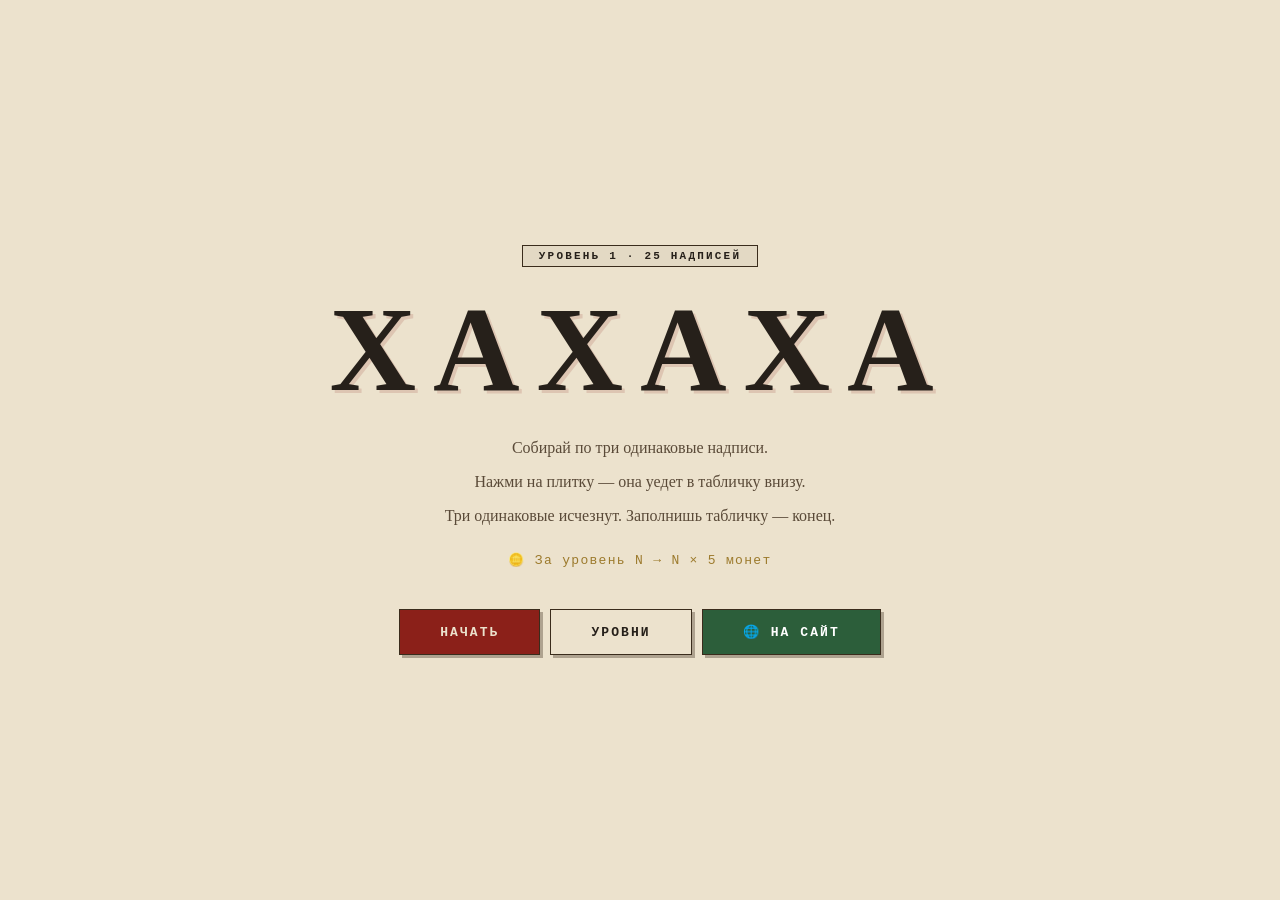
<file: igra.html>
<!DOCTYPE html>
<html lang="ru">
<head>
<meta charset="UTF-8">
<meta name="viewport" content="width=device-width, initial-scale=1.0, maximum-scale=1.0, user-scalable=no">
<title>ХАХАХА (офлайн)</title>
<meta name="theme-color" content="#ece2cd">
<link rel="icon" type="image/svg+xml" href="data:image/svg+xml,%3Csvg xmlns='http://www.w3.org/2000/svg' viewBox='0 0 512 512'%3E%3Crect width='512' height='512' rx='108' fill='%23ece2cd'/%3E%3Ctext x='256' y='358' font-size='300' text-anchor='middle' font-family='Georgia' font-weight='700' fill='%238b2019'%3EХ%3C/text%3E%3C/svg%3E">
<style>
:root{--paper:#ece2cd;--paper-d:#ddd0b2;--ink:#26201a;--ink-soft:#5a4a38;--seal:#8b2019;--gold:#9c7a2c;--frame:#3a2c1c;--card:rgba(58,44,28,.05)}
body.dark{--paper:#1a1714;--paper-d:#24201a;--ink:#e8dfd0;--ink-soft:#a89880;--seal:#d4513f;--gold:#d4a94c;--frame:#4a3a28;--card:rgba(232,223,208,.05)}
*{margin:0;padding:0;box-sizing:border-box;-webkit-tap-highlight-color:transparent}
html,body{height:100%;width:100%;font-family:Georgia,serif;overflow:hidden;-webkit-user-select:none;user-select:none;color:var(--ink);touch-action:none;background:var(--paper);transition:background .3s,color .3s}
body::before{content:'';position:fixed;inset:0;z-index:0;pointer-events:none;background:radial-gradient(ellipse 50% 40% at 20% 15%,rgba(180,140,80,.15),transparent 70%),radial-gradient(ellipse 55% 45% at 80% 85%,rgba(140,100,50,.12),transparent 70%)}
body.dark::before{opacity:.3}
.frame{position:fixed;inset:12px;border:1px solid var(--frame);opacity:.4;pointer-events:none;z-index:5}
.frame::before{content:'';position:absolute;inset:4px;border:1px solid var(--frame);opacity:.5}
#viewport{position:fixed;inset:0;overflow:hidden;z-index:10;touch-action:none;cursor:grab}
#viewport.dragging{cursor:grabbing}
#world{position:absolute;top:0;left:0;transform-origin:0 0;will-change:transform}
.tile{position:absolute;transform:translate(-50%,-50%) rotate(var(--rot,0deg));padding:var(--pad-y) var(--pad-x);border-radius:2px;font-size:var(--fs);font-weight:700;font-family:Georgia,serif;color:var(--fg);cursor:pointer;white-space:nowrap;background:var(--bg);border:1px solid var(--border);box-shadow:2px 3px 0 var(--shadow),inset 0 0 0 1px rgba(255,255,255,.15);text-shadow:0 1px 0 rgba(255,255,255,.15)}
.tile:hover:not(.blocked){filter:brightness(1.12)}
.tile.blocked{filter:brightness(.55) saturate(.4);cursor:not-allowed}
.tile.shake{animation:shake .35s ease}
.tile.hint{animation:hintPulse .8s ease-in-out infinite}
@keyframes hintPulse{0%,100%{box-shadow:0 0 0 3px #ffd700,0 0 25px rgba(255,215,0,.8),2px 3px 0 var(--shadow)}50%{box-shadow:0 0 0 4px #ffea80,0 0 40px rgba(255,234,128,1),2px 3px 0 var(--shadow)}}
@keyframes shake{0%,100%{transform:translate(-50%,-50%) rotate(var(--rot,0deg)) translateX(0)}25%,75%{transform:translate(-50%,-50%) rotate(var(--rot,0deg)) translateX(-5px)}}
.ghost{position:fixed;pointer-events:none;z-index:900;font-family:Georgia,serif;font-weight:700;color:var(--fg);display:flex;align-items:center;justify-content:center;border-radius:2px;background:var(--bg);border:1px solid var(--border);box-shadow:2px 3px 0 var(--shadow);overflow:hidden;white-space:nowrap;transition:all .5s cubic-bezier(.4,.05,.3,1)}
.hud{position:fixed;top:22px;left:0;right:0;display:flex;justify-content:center;z-index:200;pointer-events:none;padding:0 26px;font-family:'Courier New',monospace}
.hud-item{background:var(--paper);border:1px solid var(--frame);border-right:none;padding:7px 20px;color:var(--ink-soft);font-size:10px;letter-spacing:.18em;text-transform:uppercase;min-width:88px;text-align:center;font-weight:700;position:relative}
.hud-item:first-child{border-radius:2px 0 0 2px}
.hud-item:last-child{border-radius:0 2px 2px 0;border-right:1px solid var(--frame)}
.hud-item::after{content:'';position:absolute;inset:3px;border:1px solid var(--frame);pointer-events:none;opacity:.15}
.hud-item .value{display:block;font-size:18px;font-weight:800;color:var(--ink);margin-top:2px;text-transform:none;letter-spacing:.02em}
.hud-item.level .value{color:var(--seal)}
.hud-item.level,.hud-item.coins{pointer-events:auto;cursor:pointer}
.hud-item.coins .value{color:var(--gold)}
#level-progress{position:fixed;top:84px;left:50%;transform:translateX(-50%);width:min(400px,60vw);height:3px;background:rgba(58,44,28,.15);overflow:hidden;z-index:200}
#level-progress-fill{height:100%;width:0%;background:var(--seal);transition:width .3s}
.controls{position:fixed;top:22px;right:26px;display:flex;flex-direction:column;gap:5px;z-index:250;font-family:'Courier New',monospace}
.ctl-btn{background:var(--paper);border:1px solid var(--frame);border-radius:2px;padding:8px 14px;color:var(--ink);font-family:'Courier New',monospace;font-size:11px;font-weight:700;cursor:pointer;letter-spacing:.08em;text-transform:uppercase;transition:all .1s;display:flex;align-items:center;gap:8px;white-space:nowrap;box-shadow:2px 2px 0 rgba(58,44,28,.2);text-decoration:none}
.ctl-btn:hover{background:var(--paper-d);transform:translate(-1px,-1px)}
.ctl-btn.seal{color:var(--seal);border-color:var(--seal)}
.ctl-btn.gold{color:var(--gold);border-color:var(--gold)}
.ctl-btn.green{color:#2c5e3a;border-color:#2c5e3a}
.ctl-btn.hint-btn{color:#d4a017;border-color:#d4a017}
.ctl-btn.skip-btn{color:#b06020;border-color:#b06020}
#menu-btn .count{background:var(--frame);color:var(--paper);padding:1px 6px;font-size:10px;font-weight:800}
#tray{position:fixed;bottom:22px;left:50%;transform:translateX(-50%);display:flex;flex-direction:column;align-items:center;gap:6px;z-index:400;pointer-events:none;font-family:'Courier New',monospace}
#tray-label{font-size:9px;color:var(--ink-soft);letter-spacing:.28em;text-transform:uppercase;font-weight:700;padding:2px 12px;background:var(--paper);border:1px solid var(--frame);opacity:.75}
#tray-slots{display:flex;gap:4px;padding:7px 9px;background:var(--paper);border:1px solid var(--frame);box-shadow:3px 3px 0 rgba(58,44,28,.15);pointer-events:auto;position:relative}
#tray-slots::before{content:'';position:absolute;inset:2px;border:1px solid var(--frame);pointer-events:none;opacity:.2}
#tray.warning #tray-slots{border-color:var(--seal);box-shadow:3px 3px 0 rgba(139,32,25,.4),0 0 0 2px rgba(139,32,25,.2);animation:trayWarn .7s ease-in-out infinite}
@keyframes trayWarn{0%,100%{box-shadow:3px 3px 0 rgba(139,32,25,.4),0 0 0 2px rgba(139,32,25,.2)}50%{box-shadow:3px 3px 0 rgba(139,32,25,.7),0 0 0 4px rgba(139,32,25,.35)}}
.slot{width:clamp(34px,4.8vw,46px);height:clamp(40px,5.6vw,52px);border:1px dashed rgba(58,44,28,.3);background:rgba(58,44,28,.04);display:flex;align-items:center;justify-content:center;position:relative}
.slot.filled{border-style:solid;border-color:rgba(58,44,28,.5);background:rgba(58,44,28,.06)}
.tray-tile{width:100%;height:100%;display:flex;align-items:center;justify-content:center;font-family:Georgia,serif;font-size:clamp(9px,1vw,11px);font-weight:700;color:var(--fg);padding:2px;text-align:center;overflow:hidden;word-break:break-word;line-height:1.05;background:var(--bg);border:1px solid var(--border);box-shadow:1px 1px 0 var(--shadow);position:relative}
.tray-tile.has-two{box-shadow:1px 1px 0 var(--shadow),0 0 0 2px var(--gold);animation:hasTwo 1.4s ease-in-out infinite}
@keyframes hasTwo{0%,100%{box-shadow:1px 1px 0 var(--shadow),0 0 0 2px var(--gold)}50%{box-shadow:1px 1px 0 var(--shadow),0 0 0 3px var(--gold),0 0 12px rgba(156,122,44,.6)}}
.tray-tile .tray-counter{position:absolute;top:-7px;right:-7px;background:var(--gold);color:var(--paper);font-family:'Courier New',monospace;font-size:8px;font-weight:800;padding:1px 4px;border:1px solid var(--frame);line-height:1;z-index:2}
.tray-tile.matching{animation:trayMatch .5s ease-out forwards}
@keyframes trayMatch{0%{transform:scale(1)}40%{transform:scale(1.3);box-shadow:0 0 0 3px var(--seal),0 0 22px rgba(139,32,25,.7)}100%{transform:scale(0) rotate(20deg);opacity:0}}
.toast{position:fixed;top:100px;left:50%;transform:translateX(-50%) translateY(-14px);background:var(--ink);color:var(--paper);padding:10px 22px;font-family:'Courier New',monospace;font-size:12px;font-weight:700;letter-spacing:.1em;text-transform:uppercase;z-index:1000;opacity:0;transition:all .3s;pointer-events:none;box-shadow:3px 3px 0 rgba(58,44,28,.4)}
.toast.show{opacity:1;transform:translateX(-50%) translateY(0)}
.ach-popup{position:fixed;top:90px;right:-420px;display:flex;align-items:center;gap:14px;padding:12px 18px;min-width:300px;max-width:360px;background:var(--paper);border:1px solid var(--frame);border-left:4px solid var(--frame);z-index:2000;transition:right .45s cubic-bezier(.2,.9,.4,1);box-shadow:4px 4px 0 rgba(58,44,28,.25);font-family:'Courier New',monospace}
.ach-popup.show{right:22px}
.ach-popup.bronze{border-left-color:#b87333}
.ach-popup.silver{border-left-color:#8c8c8c}
.ach-popup.gold{border-left-color:var(--gold)}
.ach-popup .ach-label{font-size:9px;color:var(--ink-soft);letter-spacing:.2em;text-transform:uppercase;font-weight:700}
.ach-popup .ach-name{font-family:Georgia,serif;font-size:15px;font-weight:700;color:var(--ink);margin-top:4px}
.ach-popup .ach-desc{font-size:11px;color:var(--ink-soft);margin-top:3px;line-height:1.4}
.menu-panel,.levels-panel,.shop-panel{position:fixed;inset:0;z-index:600;display:flex;justify-content:center;align-items:center;background:rgba(30,22,14,.72);opacity:0;pointer-events:none;transition:opacity .2s;padding:24px}
.menu-panel.open,.levels-panel.open,.shop-panel.open{opacity:1;pointer-events:auto}
.levels-panel,.shop-panel{z-index:700}
.menu-inner,.levels-inner,.shop-inner{background:var(--paper);border:1px solid var(--frame);max-width:780px;width:100%;max-height:88vh;display:flex;flex-direction:column;color:var(--ink);overflow:hidden;box-shadow:6px 6px 0 rgba(58,44,28,.3);position:relative}
.menu-inner::before,.levels-inner::before,.shop-inner::before{content:'';position:absolute;inset:5px;border:1px solid var(--frame);pointer-events:none;opacity:.3;z-index:1}
.menu-tabs{display:flex;border-bottom:1px solid var(--frame);background:var(--card);overflow-x:auto;position:relative;z-index:2}
.menu-tab{flex:1;min-width:80px;padding:14px 8px;background:transparent;border:none;border-right:1px solid var(--frame);color:var(--ink-soft);font-family:'Courier New',monospace;font-size:10.5px;font-weight:700;cursor:pointer;letter-spacing:.08em;text-transform:uppercase;display:flex;align-items:center;justify-content:center;gap:5px;white-space:nowrap}
.menu-tab:last-child{border-right:none}
.menu-tab.active{background:var(--paper-d);color:var(--seal);box-shadow:inset 0 -2px 0 var(--seal)}
.menu-tab .tab-badge{font-size:9px;color:var(--ink-soft);border:1px solid var(--frame);padding:1px 5px}
.menu-content,.levels-content,.shop-content{flex:1;overflow-y:auto;padding:20px 24px;position:relative;z-index:2}
.menu-pane{display:none}
.menu-pane.active{display:block}
.section-title{font-family:'Courier New',monospace;font-size:11px;color:var(--ink);margin-bottom:12px;letter-spacing:.2em;text-transform:uppercase;font-weight:700;display:flex;align-items:center;gap:10px;flex-wrap:wrap;padding-bottom:6px;border-bottom:1px solid var(--frame)}
.section-title .hint{font-size:10px;color:var(--ink-soft);font-weight:700;text-transform:none}
.stats-grid{display:grid;grid-template-columns:repeat(auto-fit,minmax(120px,1fr));gap:8px;margin-bottom:6px}
.stat-card{background:var(--card);border:1px solid var(--frame);padding:12px 8px;text-align:center;position:relative}
.stat-card::after{content:'';position:absolute;inset:2px;border:1px solid var(--frame);pointer-events:none;opacity:.15}
.stat-card .stat-value{font-family:Georgia,serif;font-size:22px;color:var(--seal);font-weight:700;line-height:1.1}
.stat-card .stat-label{font-family:'Courier New',monospace;font-size:9.5px;color:var(--ink-soft);text-transform:uppercase;letter-spacing:.14em;margin-top:5px;font-weight:700}
.item-row{display:flex;align-items:center;gap:12px;padding:10px 14px;margin-bottom:6px;background:var(--card);border:1px solid var(--frame);border-left:4px solid rgba(58,44,28,.25);font-size:13px;position:relative}
.item-row.unlocked.bronze{border-left-color:#b87333;background:rgba(184,115,51,.08)}
.item-row.unlocked.silver{border-left-color:#8c8c8c;background:rgba(140,140,140,.08)}
.item-row.unlocked.gold{border-left-color:var(--gold);background:rgba(156,122,44,.1)}
.item-row .row-text{flex:1;line-height:1.35;min-width:0}
.item-row .row-text .name{font-family:Georgia,serif;color:var(--ink);font-weight:700;font-size:13.5px}
.item-row .row-text .desc{font-family:'Courier New',monospace;font-size:11px;color:var(--ink-soft);margin-top:2px}
.item-row .row-side{display:flex;flex-direction:column;align-items:flex-end;gap:4px;flex-shrink:0}
.rarity-badge{font-family:'Courier New',monospace;font-size:9px;padding:2px 7px;font-weight:700;text-transform:uppercase;border:1px solid var(--frame);color:var(--ink-soft)}
.rarity-badge.bronze{color:#8b5a2b;border-color:#8b5a2b}
.rarity-badge.silver{color:#4a4a4a;border-color:#4a4a4a}
.rarity-badge.gold{color:var(--seal);border-color:var(--seal)}
.item-row.hidden-locked{border-style:dashed;border-left-style:dashed;background:repeating-linear-gradient(45deg,rgba(58,44,28,.03) 0 8px,transparent 8px 16px)}
.item-row.hidden-locked .row-text .name{font-family:'Courier New',monospace;color:var(--ink-soft);letter-spacing:.2em}
.item-row.visible-locked .row-text .name{color:var(--ink-soft)}
.secret-badge{font-family:'Courier New',monospace;font-size:9px;padding:2px 7px;font-weight:700;color:var(--seal);border:1px dashed var(--seal);text-transform:uppercase}
.unlocked-check{font-family:'Courier New',monospace;font-size:9px;color:#4a7a3c;font-weight:700;padding:2px 6px;border:1px solid #4a7a3c;text-transform:uppercase}
.menu-footer,.levels-footer,.shop-footer{padding:14px 24px 18px;display:flex;gap:10px;border-top:1px solid var(--frame);background:var(--card);position:relative;z-index:2}
.menu-btn{flex:1;padding:12px 18px;font-family:'Courier New',monospace;font-size:11px;font-weight:700;border:1px solid var(--frame);background:var(--paper);color:var(--ink);text-transform:uppercase;cursor:pointer;box-shadow:2px 2px 0 rgba(58,44,28,.2)}
.menu-btn:hover{background:var(--paper-d)}
.menu-btn.danger{flex:0 0 auto;color:var(--seal);border-color:var(--seal)}
.menu-btn.gold{flex:0 0 auto;color:var(--gold);border-color:var(--gold)}
.levels-header,.shop-header{padding:18px 24px 12px;border-bottom:1px solid var(--frame);font-family:'Courier New',monospace;font-size:13px;font-weight:700;text-transform:uppercase;display:flex;align-items:center;justify-content:space-between;position:relative;z-index:2}
.shop-header .balance{font-size:20px;color:var(--gold)}
.levels-header .progress-info{font-size:10px;color:var(--ink-soft)}
.levels-grid{display:grid;grid-template-columns:repeat(auto-fill,minmax(150px,1fr));gap:10px}
.level-card{background:var(--card);border:2px solid var(--frame);padding:12px 10px;cursor:pointer;text-align:center;font-family:'Courier New',monospace;transition:all .15s;position:relative}
.level-card:hover:not(.locked){background:var(--paper-d);transform:translate(-2px,-2px);box-shadow:3px 3px 0 rgba(58,44,28,.35)}
.level-card.locked{cursor:not-allowed;opacity:.5;filter:grayscale(.7);border-style:dashed}
.level-card .lv-num{font-family:Georgia,serif;font-size:30px;font-weight:700;line-height:1;color:var(--ink);margin-bottom:4px}
.level-card.locked .lv-num{color:var(--ink-soft)}
.level-card.done .lv-num{color:#4a7a3c}
.level-card.current .lv-num{color:var(--seal)}
.level-card.skipped{border-color:#b06020;background:rgba(176,96,32,.08)}
.level-card.skipped .lv-num{color:#b06020}
.level-card .lv-pairs{font-size:11px;color:var(--ink-soft);font-weight:700}
.level-card .lv-status{font-size:9px;margin-top:6px;text-transform:uppercase;font-weight:700;color:var(--ink-soft)}
.level-card.done{border-color:#4a7a3c;background:rgba(74,122,60,.08)}
.level-card.done .lv-status{color:#4a7a3c}
.level-card.current{border-color:var(--seal);background:rgba(139,32,25,.08);box-shadow:0 0 0 3px rgba(139,32,25,.15)}
.level-card.current .lv-status{color:var(--seal)}
.level-card .lv-lock{position:absolute;top:6px;right:8px;font-size:14px;opacity:.6}
.level-card .lv-reset{position:absolute;top:4px;left:6px;font-size:12px;opacity:.5;cursor:pointer;padding:2px 5px;transition:opacity .15s}
.level-card .lv-reset:hover{opacity:1;background:rgba(139,32,25,.15)}
.shop-grid{display:grid;grid-template-columns:repeat(auto-fill,minmax(200px,1fr));gap:10px}
.shop-item{background:var(--card);border:1px solid var(--frame);padding:14px;display:flex;flex-direction:column;gap:8px}
.shop-item .icon{font-size:28px;text-align:center}
.shop-item .name{font-family:Georgia,serif;font-size:15px;font-weight:700;text-align:center;color:var(--ink)}
.shop-item .desc{font-family:'Courier New',monospace;font-size:10.5px;color:var(--ink-soft);text-align:center;line-height:1.4;flex:1}
.shop-item .buy-btn{width:100%;padding:10px;font-family:'Courier New',monospace;font-size:11px;font-weight:700;text-transform:uppercase;background:var(--paper);border:1px solid var(--frame);color:var(--ink);cursor:pointer;box-shadow:2px 2px 0 rgba(58,44,28,.2)}
.shop-item .buy-btn:hover:not(:disabled){background:var(--paper-d)}
.shop-item .buy-btn:disabled{opacity:.4;cursor:not-allowed}
.shop-item .buy-btn .price{color:var(--gold);font-weight:800}
.settings-row{display:flex;align-items:center;gap:12px;padding:12px 14px;margin-bottom:8px;background:var(--card);border:1px solid var(--frame);border-left:4px solid rgba(58,44,28,.25)}
.settings-row .label{flex:1;font-family:Georgia,serif;font-size:14px;font-weight:700}
.settings-row .label .sub{display:block;font-family:'Courier New',monospace;font-size:10.5px;color:var(--ink-soft);font-weight:400;margin-top:2px}
.settings-btn{padding:8px 14px;background:var(--paper);border:1px solid var(--frame);font-family:'Courier New',monospace;font-size:11px;font-weight:700;text-transform:uppercase;cursor:pointer;color:var(--ink)}
.settings-btn:hover{background:var(--paper-d)}
.settings-btn.danger{color:var(--seal);border-color:var(--seal)}
.overlay{position:fixed;inset:0;z-index:500;display:flex;flex-direction:column;justify-content:center;align-items:center;background:var(--paper);color:var(--ink);text-align:center;padding:26px;overflow-y:auto}
.overlay.hidden{display:none}
.overlay h1{font-family:Georgia,serif;font-size:clamp(48px,10vw,120px);margin-bottom:16px;color:var(--ink);font-weight:700;letter-spacing:.14em;cursor:pointer;text-shadow:3px 3px 0 rgba(139,32,25,.15)}
.overlay p{font-family:Georgia,serif;font-size:clamp(13px,1.7vw,16px);margin-bottom:8px;max-width:560px;line-height:1.65;color:var(--ink-soft)}
.overlay .coins-hint{color:var(--gold);margin-top:12px;font-family:'Courier New',monospace;font-size:13px;letter-spacing:.1em}
.overlay .result-score{font-family:Georgia,serif;font-size:clamp(48px,9vw,96px);color:var(--seal);font-weight:700;margin:12px 0}
.overlay .level-badge{display:inline-block;font-family:'Courier New',monospace;padding:4px 16px;border:1px solid var(--frame);color:var(--ink);font-size:11px;font-weight:700;letter-spacing:.2em;text-transform:uppercase;margin-bottom:14px;background:var(--card)}
#coins-earned{color:var(--gold);font-size:18px;margin-top:12px;font-weight:700;font-family:'Courier New',monospace}
#rank{color:var(--seal);font-size:14px;margin-top:12px;font-weight:700;letter-spacing:.08em}
.btn{display:inline-block;padding:14px 40px;margin-top:10px;font-family:'Courier New',monospace;font-size:13px;font-weight:700;color:var(--paper);background:var(--ink);border:1px solid var(--frame);cursor:pointer;letter-spacing:.16em;text-transform:uppercase;box-shadow:3px 3px 0 rgba(58,44,28,.35);text-decoration:none}
.btn:hover{transform:translate(-1px,-1px)}
.btn.btn-seal{background:var(--seal);color:var(--paper)}
.btn.btn-secondary{background:var(--paper);color:var(--ink)}
.btn.btn-green{background:#2c5e3a;color:#fff}
.overlay .btn-row{display:flex;gap:10px;flex-wrap:wrap;justify-content:center;margin-top:20px}
@media(max-width:780px){.hud{top:8px;padding:0 4px;gap:3px}.hud-item{padding:4px 4px;font-size:6.5px;min-width:0;flex:1 1 0;max-width:62px}.hud-item .value{font-size:11px}#level-progress{top:42px;height:2px}.controls{top:48px;left:4px;right:4px;bottom:auto;flex-direction:row;flex-wrap:wrap;justify-content:center;gap:3px;background:var(--paper);padding:5px;border:1px solid var(--frame)}.ctl-btn{padding:5px 7px;font-size:8.5px;gap:3px}.menu-tab{padding:10px 5px;font-size:9px;min-width:60px}.menu-content,.levels-content,.shop-content{padding:14px 12px}.btn{padding:12px 26px;font-size:11px}.levels-grid{grid-template-columns:repeat(auto-fill,minmax(105px,1fr));gap:7px}.level-card{padding:9px 5px}.level-card .lv-num{font-size:22px}.shop-grid{grid-template-columns:repeat(auto-fill,minmax(150px,1fr));gap:8px}.ach-popup{min-width:auto;max-width:calc(100vw - 20px);top:auto;bottom:110px;right:-110vw;padding:10px 14px}.ach-popup.show{right:10px}}
</style>
</head>
<body>

<div class="frame"></div>

<div class="hud" id="hud">
  <div class="hud-item level" id="hud-level">Уровень<span class="value" id="level-display">1</span></div>
  <div class="hud-item">Собрано<span class="value" id="pairs">0/25</span></div>
  <div class="hud-item">Ходы<span class="value" id="moves">0</span></div>
  <div class="hud-item">Время<span class="value" id="time">0:00</span></div>
  <div class="hud-item coins" id="hud-coins">Монеты<span class="value" id="coins-display">0</span></div>
</div>

<div id="level-progress"><div id="level-progress-fill"></div></div>

<div class="controls" id="controls">
  <button class="ctl-btn gold" id="shop-btn">🛒 Магазин</button>
  <button class="ctl-btn gold" id="levels-btn">Уровни</button>
  <button class="ctl-btn seal" id="menu-btn">Достижения <span class="count" id="menu-count">0/27</span></button>
  <button class="ctl-btn hint-btn" id="use-hint-btn" style="display:none">💡 Подсказка</button>
  <button class="ctl-btn skip-btn" id="use-skip-btn" style="display:none">⏭ Пропуск</button>
  <button class="ctl-btn" id="shuffle-btn">Перемешать</button>
  <button class="ctl-btn" id="view-btn">Сброс вида</button>
  <button class="ctl-btn seal" id="reset-game-btn">Заново</button>
  <button class="ctl-btn" id="exit-btn">В меню</button>
  <a href="index.html" class="ctl-btn green">🌐 На сайт</a>
</div>

<div id="viewport"><div id="world"></div></div>

<div id="tray">
  <div id="tray-label">Собранные</div>
  <div id="tray-slots"></div>
</div>

<div class="levels-panel" id="levels-panel">
  <div class="levels-inner">
    <div class="levels-header"><span>Выбор уровня</span><span class="progress-info" id="levels-progress-info">Пройдено: 0 / 10</span></div>
    <div class="levels-content"><div class="levels-grid" id="levels-grid"></div></div>
    <div class="levels-footer"><button class="menu-btn" id="close-levels">Закрыть</button></div>
  </div>
</div>

<div class="shop-panel" id="shop-panel">
  <div class="shop-inner">
    <div class="shop-header"><span>🛒 Магазин</span><span class="balance" id="shop-balance">0 🪙</span></div>
    <div class="shop-content">
      <div class="shop-grid" id="shop-grid"></div>
    </div>
    <div class="shop-footer"><button class="menu-btn" id="close-shop">Закрыть</button></div>
  </div>
</div>

<div class="menu-panel" id="menu-panel">
  <div class="menu-inner">
    <div class="menu-tabs">
      <button class="menu-tab active" data-tab="stats">Статистика</button>
      <button class="menu-tab" data-tab="settings">Настройки</button>
      <button class="menu-tab" data-tab="bronze">Бронза <span class="tab-badge" id="bronze-badge">0/0</span></button>
      <button class="menu-tab" data-tab="silver">Серебро <span class="tab-badge" id="silver-badge">0/0</span></button>
      <button class="menu-tab" data-tab="gold">Золото <span class="tab-badge" id="gold-badge">0/0</span></button>
    </div>
    <div class="menu-content">
      <div class="menu-pane active" id="pane-stats"><div class="section-title">Общая статистика</div><div class="stats-grid" id="stats-grid"></div><div class="section-title" style="margin-top:18px;">Лучшие результаты</div><div class="stats-grid" id="stats-best"></div></div>
      <div class="menu-pane" id="pane-settings">
        <div class="section-title">Настройки</div>
        <div class="settings-row"><div class="label">Тема<span class="sub">Светлая или тёмная</span></div><button class="settings-btn" id="theme-toggle">☀ Светлая</button></div>
        <div class="settings-row"><div class="label">Сбросить уровень<span class="sub">Начать заново</span></div><button class="settings-btn" id="reset-current-level">Сбросить</button></div>
        <div class="settings-row"><div class="label">Сбросить уровни<span class="sub">Вернуться на 1</span></div><button class="settings-btn danger" id="reset-levels">Сбросить</button></div>
        <div class="settings-row"><div class="label">Сбросить ачивки<span class="sub">Все закроются</span></div><button class="settings-btn danger" id="reset-ach">Сбросить</button></div>
        <div class="settings-row"><div class="label">Сбросить монеты<span class="sub">Обнулить баланс</span></div><button class="settings-btn danger" id="reset-coins">Сбросить</button></div>
        <div class="settings-row"><div class="label">Полная очистка<span class="sub">Удалить всё</span></div><button class="settings-btn danger" id="full-reset">Стереть</button></div>
      </div>
      <div class="menu-pane" id="pane-bronze"><div class="section-title">Бронза <span class="hint" id="hint-bronze"></span></div><div id="list-bronze"></div></div>
      <div class="menu-pane" id="pane-silver"><div class="section-title">Серебро <span class="hint" id="hint-silver"></span></div><div id="list-silver"></div></div>
      <div class="menu-pane" id="pane-gold"><div class="section-title">Золото <span class="hint" id="hint-gold"></span></div><div id="list-gold"></div></div>
    </div>
    <div class="menu-footer"><button class="menu-btn" id="close-menu">Продолжить</button></div>
  </div>
</div>

<div class="overlay" id="start-screen">
  <div class="level-badge" id="start-level-badge">Уровень 1 · 25 надписей</div>
  <h1 id="title">ХАХАХА</h1>
  <p>Собирай по три одинаковые надписи.</p>
  <p>Нажми на плитку — она уедет в табличку внизу.</p>
  <p>Три одинаковые исчезнут. Заполнишь табличку — конец.</p>
  <p class="coins-hint">🪙 За уровень N → N × 5 монет</p>
  <div class="btn-row">
    <button class="btn btn-seal" id="start-btn">Начать</button>
    <button class="btn btn-secondary" id="choose-level-btn">Уровни</button>
    <a href="index.html" class="btn btn-green">🌐 На сайт</a>
  </div>
</div>

<div class="overlay hidden" id="end-screen">
  <div class="level-badge" id="end-level-badge">Уровень 1</div>
  <h1 id="end-title">Уровень пройден</h1>
  <p id="end-subtitle">Все тройки разобраны.</p>
  <p style="margin-top:14px;" id="end-stats-label">Ходов сделано:</p>
  <div class="result-score" id="final-moves">0</div>
  <p id="time-result"></p>
  <p id="coins-earned"></p>
  <p id="rank"></p>
  <div class="btn-row">
    <button class="btn btn-seal" id="next-level-btn">Следующий</button>
    <button class="btn btn-secondary" id="replay-btn">Повторить</button>
    <button class="btn btn-secondary" id="back-to-menu-btn">В меню</button>
  </div>
</div>

<script>
var storage=(function(){var a=false;try{var t='__hhh__';localStorage.setItem(t,'1');localStorage.removeItem(t);a=true}catch(e){a=false}var m={};return{get:function(k){if(a){try{return localStorage.getItem(k)}catch(e){return m[k]||null}}return m[k]||null},set:function(k,v){if(a){try{localStorage.setItem(k,v);return}catch(e){m[k]=v;return}}m[k]=v},remove:function(k){if(a){try{localStorage.removeItem(k);return}catch(e){delete m[k];return}}delete m[k]}}})();
var MATCH_SIZE=3,TRAY_SIZE=9;
var LEVEL_VARIANTS=[25,50,100,150,200,250,300,400,500,600];
var BASE_TEXTS=['Ха','Хаха','Хахаха','Хахахаха','Хахахахаха','Хахах','ХАХАХ','Ха-ха','Ха-ха-ха','Ха-ха-ха-ха','Ха-хах','Хах-хах','Хахахахахаха','Хаханьки','Хахоньки','Хахатушки','Хахатуньки','Хо','Хохо','Хохохо','Хохохохо','Хо-хо','Хо-хо-хо','Хо-хо-хо-хо','Хохот','Хохоток','Хохотня','Хохотун','Хохотунья','Хохотушка','Хохотунчик','Хохма','Хохмач','Хохмить','Хохотание','Хохотать','Хохотливо','Хи','Хихи','Хихихи','Хихихихи','Хи-хи','Хи-хи-хи','Хи-хи-хи-хи','Хихиканье','Хихикнуть','Хихикун','Хихиханьки','Хихихаха','Хихихахаха','Хихаха','Хихахаха','Хихахахаха','Хе','Хехе','Хехехе','Хе-хе','Хе-хе-хе','Хе-хе-хе-хе','Хехехехе','Аха','Ахаха','Ахахаха','Ахахахаха','Аха-ха','Ахахахахаха','Аха-ха-ха','Ахахахахахаха','Охо','Охохо','Охохохо','Охо-хо','Охо-хо-хо','Охохохохо','Смех','Смешинка','Смехач','Смехун','Смехотун','Смехота','Смехотня','Смешок','Смешки','Смешливо','Смешнота','Смехобомба','Смехолёт','Смеховарня','Смехотерапия','Смехопад','Смехотворец','Смехолюб','Смехоголос','Смехозвон','Смехогром','Смехокат','Смехогон','Смехоход','Смехоцикл','Смехомобиль','Смехобус','Смехопоезд','Смехолайнер','Смехоракета','Смехомёт','Смехострел','Смехобой','Смехолом','Смехопрыг','Смеховал','Смехотвор','Смехогонка','Смехозавр','Смехокот','Смехопёс','Смехомышь','Смехослон','Смехокит','Смехолис','Смехозаяц','Смеховолк','Смехомедведь','Смехолось','Смехоолень','Смехоеж','Смехокрот','Смехобобр','Смехобарсук','Смехосуслик','Смехохомяк','Ржач','Ржачка','Ржака','Ржачьё','Ржачный','Ржачно','Ржачок','Ржачик','Прикол','Приколюха','Прикольчик','Прикольно','Приколист','Приколистка','Угар','Угарчик','Угарно','Угараем','Угареть','Угарный','Гогот','Гоготун','Гоготать','Гоготня','Гоготание','Муха-ха-ха-ха','Смехохаха','Смехобород','Смехобрюх','Смехозуб','Смехогуб','Смехоглаз','Смехолоб','Смехонос','Смехоух','Смехорот','Смехотоп','Смехопляс','Смехоскок','Смехогрохот','Смехобум','Смехобумба','Смехоком','Смехокаша','Смехоборщ','Смехоплюс','Смехоминус','Смехобонус','Смехоплюха','Смехобрызг','Смехоплеск','Хи-хи-хи-ха','Хо-хо-хо-ха','Ха-ха-ха-хи','Хе-хе-хе-ха','Хихахаха','Хахахах','Хохохох','Хехехех','Хихихих','Смехопадение','Смехокружение','Смехоголовый','Смехоглазый','Смехозубый','Смехородный','Смехолюбивый','Смехотворный','Смехонаполненный','Смехонесущий'];
function generateTexts(c){
  var pool = BASE_TEXTS.slice();
  for(var i=pool.length-1;i>0;i--){var j=Math.floor(Math.random()*(i+1));var t=pool[i];pool[i]=pool[j];pool[j]=t}
  return pool.slice(0,c);
}
function colorFor(i){var h=(i*137.508)%360;var s=32+(i%4)*6;var l=40+(i%5)*5;return{bg:'hsl('+h+','+s+'%,'+l+'%)',fg:l<46?'#f0e8d5':'#241a10',border:'hsl('+h+','+s+'%,'+Math.max(15,l-18)+'%)',shadow:'hsl('+h+','+s+'%,'+Math.max(10,l-26)+'%)'}}
function levelConfig(v){var t=v*MATCH_SIZE;var w=Math.max(1400,Math.min(6000,Math.ceil(Math.sqrt(t)*140)));var fs,pad;if(t<=75){fs=34;pad=[17,28]}else if(t<=150){fs=28;pad=[15,24]}else if(t<=300){fs=22;pad=[12,19]}else if(t<=500){fs=19;pad=[11,16]}else if(t<=800){fs=17;pad=[10,14]}else if(t<=1200){fs=15;pad=[9,13]}else if(t<=1800){fs=14;pad=[8,11]}else{fs=12;pad=[7,10]}return{variants:v,total:t,worldSize:w,fs:fs,pad:pad}}
var K={stats:'hhh_stats_v11',ach:'hhh_ach_v11',level:'hhh_level_v11',coins:'hhh_coins_v11',theme:'hhh_theme_v11',done:'hhh_levels_done_v11',skipped:'hhh_levels_skipped_v11',hints:'hhh_hints_v11',skips:'hhh_skips_v11'};
var defaultStats={gamesPlayed:0,gamesWon:0,totalPairsFound:0,totalMoves:0,bestPairsInGame:0,bestTime:0,bestMoves:0,perfectGamesNoMistakes:0,rainbowActivated:false,wordUsed:false,titleClicks:0,shufflesUsed:0,maxWinStreak:0,gamesWonWithComeback:0,highestLevel:1,maxPairsInLevel:0,purchases:0};
var stats={};(function(){var s=null;try{s=JSON.parse(storage.get(K.stats)||'null')}catch(e){}for(var k in defaultStats)stats[k]=defaultStats[k];if(s)for(var k2 in s)stats[k2]=s[k2]})();
function saveStats(){try{storage.set(K.stats,JSON.stringify(stats))}catch(e){}}
var unlockedAch={};(function(){try{var a=JSON.parse(storage.get(K.ach)||'[]');a.forEach(function(id){unlockedAch[id]=true})}catch(e){}})();
function saveAch(){try{storage.set(K.ach,JSON.stringify(Object.keys(unlockedAch)))}catch(e){}}
var currentLevel=1;(function(){var l=parseInt(storage.get(K.level)||'1',10);if(l>0&&l<=LEVEL_VARIANTS.length)currentLevel=l})();
function saveLevel(){try{storage.set(K.level,String(currentLevel))}catch(e){}}
var coins=parseInt(storage.get(K.coins)||'0',10)||0;
function saveCoins(){try{storage.set(K.coins,String(coins))}catch(e){}}
var levelsDone={};(function(){try{var d=JSON.parse(storage.get(K.done)||'null');if(d)levelsDone=d}catch(e){}for(var i=1;i<stats.highestLevel;i++){if(levelsDone[i]===undefined)levelsDone[i]='done'}})();
function saveLevelsDone(){try{storage.set(K.done,JSON.stringify(levelsDone))}catch(e){}}
var levelsSkipped={};(function(){try{var d=JSON.parse(storage.get(K.skipped)||'null');if(d)levelsSkipped=d}catch(e){}})();
function saveLevelsSkipped(){try{storage.set(K.skipped,JSON.stringify(levelsSkipped))}catch(e){}}
var hintsOwned=parseInt(storage.get(K.hints)||'0',10)||0,skipsOwned=parseInt(storage.get(K.skips)||'0',10)||0;
function saveInv(){try{storage.set(K.hints,String(hintsOwned));storage.set(K.skips,String(skipsOwned))}catch(e){}}
var theme=storage.get(K.theme)||'light';
if(theme==='dark')document.body.classList.add('dark');
var RARITY_NAME={bronze:'Бронза',silver:'Серебро',gold:'Золото'};
var ACHIEVEMENTS=[
{id:'first_game',rarity:'bronze',hidden:false,name:'Первая игра',desc:'Начни первую игру',check:function(s){return s.gamesPlayed>=1}},
{id:'first_match',rarity:'bronze',hidden:false,name:'Первая тройка',desc:'Собери первую тройку',check:function(s){return s.totalPairsFound>=1}},
{id:'winner',rarity:'bronze',hidden:false,name:'Победитель',desc:'Пройди любой уровень',check:function(s){return s.gamesWon>=1}},
{id:'level_3',rarity:'bronze',hidden:false,name:'Упорный',desc:'Дойди до 3 уровня',check:function(s){return s.highestLevel>=3}},
{id:'shuffler',rarity:'bronze',hidden:false,name:'Мешатель',desc:'Перемешай 5 раз',check:function(s){return s.shufflesUsed>=5}},
{id:'laugh_king',rarity:'bronze',hidden:false,name:'Сто троек',desc:'Собери 100 троек',check:function(s){return s.totalPairsFound>=100}},
{id:'shopper',rarity:'bronze',hidden:false,name:'Покупатель',desc:'Купи что-нибудь в магазине',check:function(s){return (s.purchases||0)>=1}},
{id:'title_secret',rarity:'bronze',hidden:true,name:'Терпеливый',desc:'Кликни 7 раз по заголовку',check:function(s){return s.titleClicks>=7}},
{id:'word_secret',rarity:'bronze',hidden:true,name:'Слово силы',desc:'Набери «хахаха»',check:function(s){return s.wordUsed===true}},
{id:'under_180',rarity:'silver',hidden:false,name:'Быстрый',desc:'Пройди за 3 минуты',check:function(s){return s.bestTime>0&&s.bestTime<=180}},
{id:'under_90',rarity:'silver',hidden:false,name:'Очень быстрый',desc:'Пройди за 90 секунд',check:function(s){return s.bestTime>0&&s.bestTime<=90}},
{id:'veteran',rarity:'silver',hidden:false,name:'Ветеран',desc:'Сыграй 10 игр',check:function(s){return s.gamesPlayed>=10}},
{id:'master',rarity:'silver',hidden:false,name:'Мастер',desc:'Выиграй 5 уровней',check:function(s){return s.gamesWon>=5}},
{id:'level_5',rarity:'silver',hidden:false,name:'Опытный',desc:'Дойди до 5 уровня',check:function(s){return s.highestLevel>=5}},
{id:'clicker',rarity:'silver',hidden:false,name:'Кликер',desc:'Сделай 2000 ходов',check:function(s){return s.totalMoves>=2000}},
{id:'rich',rarity:'silver',hidden:false,name:'Богач',desc:'Накопи 500 монет',check:function(){return coins>=500}},
{id:'konami',rarity:'silver',hidden:true,name:'Радужный режим',desc:'Код Konami: ↑↑↓↓←→←→BA',check:function(s){return s.rainbowActivated===true}},
{id:'combo_master',rarity:'silver',hidden:true,name:'В ударе',desc:'5 троек подряд без ошибок',check:function(s){return s.maxWinStreak>=5}},
{id:'level_7',rarity:'gold',hidden:false,name:'Легенда',desc:'Дойди до 7 уровня',check:function(s){return s.highestLevel>=7}},
{id:'no_mistakes',rarity:'gold',hidden:false,name:'Безупречно',desc:'Пройди без лишних ходов',check:function(s){return s.perfectGamesNoMistakes>=1}},
{id:'speed_light',rarity:'gold',hidden:false,name:'Скорость света',desc:'Пройди за 60 секунд',check:function(s){return s.bestTime>0&&s.bestTime<=60}},
{id:'level_9',rarity:'gold',hidden:false,name:'Неудержимый',desc:'Дойди до 9 уровня',check:function(s){return s.highestLevel>=9}},
{id:'hunter',rarity:'gold',hidden:true,name:'Секретоискатель',desc:'Найди 3 скрытых',check:function(){return countHidden()>=3}},
{id:'knowall',rarity:'gold',hidden:true,name:'Всезнайка',desc:'Найди все скрытые',check:function(){return countHidden()>=HIDDEN_TOTAL}},
{id:'comeback',rarity:'gold',hidden:true,name:'Камбэк',desc:'Выиграй, когда табличка полна',check:function(s){return s.gamesWonWithComeback>=1}},
{id:'perfectionist',rarity:'gold',hidden:true,name:'Совершенство',desc:'Пройди без лишних 3 раза',check:function(s){return s.perfectGamesNoMistakes>=3}}
];
var HIDDEN_TOTAL=ACHIEVEMENTS.filter(function(a){return a.hidden}).length;
function countHidden(){return ACHIEVEMENTS.filter(function(a){return a.hidden&&unlockedAch[a.id]}).length}
function $(id){return document.getElementById(id)}
var viewportEl=$('viewport'),worldEl=$('world'),trayEl=$('tray'),traySlotsEl=$('tray-slots');
var hudEl=$('hud'),hudLevelEl=$('hud-level'),hudCoinsEl=$('hud-coins'),controlsEl=$('controls');
var progressFill=$('level-progress-fill'),levelProgressEl=$('level-progress');
var levelDisplayEl=$('level-display'),coinsDisplayEl=$('coins-display');
var pairsEl=$('pairs'),movesEl=$('moves'),timeEl=$('time');
var startScreen=$('start-screen'),endScreen=$('end-screen');
var endLevelBadge=$('end-level-badge'),startLevelBadge=$('start-level-badge');
var endTitle=$('end-title'),endSubtitle=$('end-subtitle'),endStatsLabel=$('end-stats-label');
var finalMovesEl=$('final-moves'),timeResultEl=$('time-result'),coinsEarnedEl=$('coins-earned');
var rankEl=$('rank'),titleEl=$('title'),menuPanel=$('menu-panel'),menuCount=$('menu-count');
var statsGrid=$('stats-grid'),statsBest=$('stats-best');
var levelsPanel=$('levels-panel'),levelsGrid=$('levels-grid'),levelsProgressInfo=$('levels-progress-info');
var shopPanel=$('shop-panel'),shopGrid=$('shop-grid'),shopBalance=$('shop-balance');
var useHintBtn=$('use-hint-btn'),useSkipBtn=$('use-skip-btn');
var worldW=1400,worldH=1400,worldCX=700,worldCY=700,pileRadius=700;
var tiles=[],trayList=[],matchesFound=0,moves=0,totalVariants=25;
var playing=false,startTime=0,timeInterval=null,rainbowMode=false,currentWinStreak=0,maxTrayUsedThisGame=0,processingMatches=false,currentConfig=null,rafPending=false;
var camera={x:0,y:0,zoom:1},isPanning=false,panStart=null,touchState=null;
function applyCamera(){var W=window.innerWidth,H=window.innerHeight;var tx=W/2-camera.x*camera.zoom;var ty=H/2-camera.y*camera.zoom;worldEl.style.transform='translate3d('+tx+'px,'+ty+'px,0) scale('+camera.zoom+')'}
function resetCamera(){camera.x=worldCX;camera.y=worldCY;var W=window.innerWidth,H=window.innerHeight;var zx=(W*0.92)/worldW;var zy=(H*0.68)/worldH;camera.zoom=Math.max(0.15,Math.min(1.6,Math.min(zx,zy)));applyCamera()}
function zoomAt(sx,sy,f){var W=window.innerWidth,H=window.innerHeight;var wx=camera.x+(sx-W/2)/camera.zoom;var wy=camera.y+(sy-H/2)/camera.zoom;var nz=Math.max(0.15,Math.min(4,camera.zoom*f));camera.x=wx-(sx-W/2)/nz;camera.y=wy-(sy-H/2)/nz;camera.zoom=nz;applyCamera()}
viewportEl.addEventListener('mousedown',function(e){if(e.button!==0&&e.button!==1)return;if(e.target.closest('.tile'))return;isPanning=true;panStart={x:e.clientX,y:e.clientY,camX:camera.x,camY:camera.y};viewportEl.classList.add('dragging');e.preventDefault()});
document.addEventListener('mousemove',function(e){if(!isPanning)return;camera.x=panStart.camX-(e.clientX-panStart.x)/camera.zoom;camera.y=panStart.camY-(e.clientY-panStart.y)/camera.zoom;applyCamera()});
document.addEventListener('mouseup',function(){if(isPanning){isPanning=false;viewportEl.classList.remove('dragging');if(playing)scheduleAccessibility()}});
viewportEl.addEventListener('wheel',function(e){e.preventDefault();zoomAt(e.clientX,e.clientY,e.deltaY>0?0.88:1.14)},{passive:false});
viewportEl.addEventListener('touchstart',function(e){if(e.touches.length===1){var t=e.touches[0];var el=document.elementFromPoint(t.clientX,t.clientY);if(el&&el.closest('.tile'))return;touchState={type:'pan',startX:t.clientX,startY:t.clientY,startCamX:camera.x,startCamY:camera.y}}else if(e.touches.length===2){var a=e.touches[0],b=e.touches[1];var dist=Math.hypot(a.clientX-b.clientX,a.clientY-b.clientY);touchState={type:'pinch',startDist:dist,startZoom:camera.zoom,centerX:(a.clientX+b.clientX)/2,centerY:(a.clientY+b.clientY)/2,startCamX:camera.x,startCamY:camera.y};e.preventDefault()}},{passive:false});
viewportEl.addEventListener('touchmove',function(e){if(!touchState)return;if(touchState.type==='pan'&&e.touches.length===1){var t=e.touches[0];camera.x=touchState.startCamX-(t.clientX-touchState.startX)/camera.zoom;camera.y=touchState.startCamY-(t.clientY-touchState.startY)/camera.zoom;applyCamera();e.preventDefault()}else if(touchState.type==='pinch'&&e.touches.length===2){var a=e.touches[0],b=e.touches[1];var dist=Math.hypot(a.clientX-b.clientX,a.clientY-b.clientY);var nz=Math.max(0.15,Math.min(4,touchState.startZoom*(dist/touchState.startDist)));var W=window.innerWidth,H=window.innerHeight;var sx=touchState.centerX,sy=touchState.centerY;var wx=touchState.startCamX+(sx-W/2)/touchState.startZoom;var wy=touchState.startCamY+(sy-H/2)/touchState.startZoom;camera.x=wx-(sx-W/2)/nz;camera.y=wy-(sy-H/2)/nz;camera.zoom=nz;applyCamera();e.preventDefault()}},{passive:false});
viewportEl.addEventListener('touchend',function(e){if(e.touches.length===0){if(touchState&&touchState.type==='pinch'&&playing)scheduleAccessibility();touchState=null}});
window.addEventListener('resize',function(){applyCamera();if(playing)scheduleAccessibility()});
var slotEls=[];
function buildTraySlots(){traySlotsEl.innerHTML='';slotEls.length=0;var frag=document.createDocumentFragment();for(var i=0;i<TRAY_SIZE;i++){var s=document.createElement('div');s.className='slot';frag.appendChild(s);slotEls.push(s)}traySlotsEl.appendChild(frag)}
function renderTray(){for(var i=0;i<TRAY_SIZE;i++){slotEls[i].innerHTML='';slotEls[i].classList.remove('filled')}
var vc={};trayList.forEach(function(t){if(t.pending)return;vc[t.variantIndex]=(vc[t.variantIndex]||0)+1});
var idx=0;trayList.forEach(function(tile){if(tile.pending)return;if(idx>=TRAY_SIZE)return;
var slot=slotEls[idx];slot.classList.add('filled');
var el=document.createElement('div');el.className='tray-tile';el.textContent=tile.text;
el.style.setProperty('--bg',tile.color.bg);el.style.setProperty('--fg',tile.color.fg);
el.style.setProperty('--border',tile.color.border);el.style.setProperty('--shadow',tile.color.shadow);
var cnt=vc[tile.variantIndex]||0;
if(cnt>=2&&cnt<MATCH_SIZE){el.classList.add('has-two');var b=document.createElement('div');b.className='tray-counter';b.textContent=cnt+'/'+MATCH_SIZE;el.appendChild(b)}
slot.appendChild(el);idx++});
trayEl.classList.toggle('warning',trayList.length>=TRAY_SIZE-1)}
function measureTile(text,fs,padX,padY){var w=Math.ceil(text.length*fs*0.6)+padX*2+6;var h=Math.ceil(fs*1.4)+padY*2+6;return{w:w,h:h}}
function buildBoard(){worldEl.innerHTML='';tiles=[];trayList=[];matchesFound=0;moves=0;currentWinStreak=0;maxTrayUsedThisGame=0;processingMatches=false;
currentConfig=levelConfig(LEVEL_VARIANTS[currentLevel-1]);totalVariants=Math.min(currentConfig.variants, BASE_TEXTS.length);
worldW=worldH=currentConfig.worldSize;worldCX=worldCY=worldW/2;pileRadius=worldW*0.5;
worldEl.style.width=worldW+'px';worldEl.style.height=worldH+'px';
pairsEl.textContent='0/'+totalVariants;movesEl.textContent='0';levelDisplayEl.textContent=String(currentLevel);progressFill.style.width='0%';
var texts=generateTexts(totalVariants);var variants=[];
for(var i=0;i<totalVariants;i++){var v={text:texts[i],color:colorFor(i),variantIndex:i};var size=measureTile(v.text,currentConfig.fs,currentConfig.pad[1],currentConfig.pad[0]);v.w=size.w;v.h=size.h;variants.push(v)}
var values=[];variants.forEach(function(v){for(var k=0;k<MATCH_SIZE;k++)values.push(v)});
for(var i2=values.length-1;i2>0;i2--){var j=Math.floor(Math.random()*(i2+1));var tmp=values[i2];values[i2]=values[j];values[j]=tmp}
var zs=[];for(var i3=1;i3<=values.length;i3++)zs.push(i3);
for(var i4=zs.length-1;i4>0;i4--){var j4=Math.floor(Math.random()*(i4+1));var t4=zs[i4];zs[i4]=zs[j4];zs[j4]=t4}
for(var i5=0;i5<values.length;i5++){var angle=Math.random()*Math.PI*2;var r=Math.sqrt(Math.random())*pileRadius;
tiles.push({id:i5,text:values[i5].text,color:values[i5].color,variantIndex:values[i5].variantIndex,w:values[i5].w,h:values[i5].h,x:worldCX+Math.cos(angle)*r,y:worldCY+Math.sin(angle)*r*0.94,z:zs[i5],rot:(Math.random()-0.5)*6,state:'world',blocked:false,el:null,pending:false})}
var cfg=currentConfig;var frag=document.createDocumentFragment();
tiles.forEach(function(t){var el=document.createElement('div');el.className='tile';el.textContent=t.text;
el.style.left=t.x+'px';el.style.top=t.y+'px';el.style.zIndex=t.z;
el.style.setProperty('--bg',t.color.bg);el.style.setProperty('--fg',t.color.fg);
el.style.setProperty('--border',t.color.border);el.style.setProperty('--shadow',t.color.shadow);
el.style.setProperty('--rot',t.rot+'deg');el.style.setProperty('--fs',cfg.fs+'px');
el.style.setProperty('--pad-y',cfg.pad[0]+'px');el.style.setProperty('--pad-x',cfg.pad[1]+'px');
el.addEventListener('click',function(e){e.stopPropagation();onTileClick(t)});
el.addEventListener('touchstart',function(e){e.stopPropagation()},{passive:true});
frag.appendChild(el);t.el=el});
worldEl.appendChild(frag);renderTray();scheduleAccessibility()}
var CELL_SIZE=220;
function updateAccessibility(){rafPending=false;var grid={};
for(var i=0;i<tiles.length;i++){var t=tiles[i];if(t.state!=='world')continue;var gx=Math.floor(t.x/CELL_SIZE);var gy=Math.floor(t.y/CELL_SIZE);var key=gx+','+gy;if(!grid[key])grid[key]=[];grid[key].push(t)}
for(var i2=0;i2<tiles.length;i2++){var t2=tiles[i2];if(t2.state!=='world')continue;
var gx2=Math.floor(t2.x/CELL_SIZE);var gy2=Math.floor(t2.y/CELL_SIZE);var blocked=false;
outer:for(var dx=-1;dx<=1;dx++){for(var dy=-1;dy<=1;dy++){var bucket=grid[(gx2+dx)+','+(gy2+dy)];if(!bucket)continue;
for(var k=0;k<bucket.length;k++){var other=bucket[k];if(other===t2||other.z<=t2.z)continue;
if(Math.abs(t2.x-other.x)<other.w/2&&Math.abs(t2.y-other.y)<other.h/2){blocked=true;break outer}}}}
if(t2.blocked!==blocked){t2.blocked=blocked;if(t2.el)t2.el.classList.toggle('blocked',blocked)}}}
function scheduleAccessibility(){if(rafPending)return;rafPending=true;requestAnimationFrame(updateAccessibility)}
function onTileClick(tile){if(!playing||tile.state!=='world')return;
if(tile.blocked){if(tile.el){tile.el.classList.add('shake');setTimeout(function(){if(tile.el)tile.el.classList.remove('shake')},360)}return}
if(trayList.length>=TRAY_SIZE)return;if(processingMatches)return;
var slotIndex=trayList.length;var el=tile.el;if(!el)return;
tile.state='flying';tile.pending=true;trayList.push(tile);
moves++;movesEl.textContent=moves;stats.totalMoves++;saveStats();renderTray();
var rect=el.getBoundingClientRect();var slotRect=slotEls[slotIndex].getBoundingClientRect();
var ghost=document.createElement('div');ghost.className='ghost';ghost.textContent=tile.text;
ghost.style.left=rect.left+'px';ghost.style.top=rect.top+'px';ghost.style.width=rect.width+'px';ghost.style.height=rect.height+'px';
ghost.style.fontSize=currentConfig.fs+'px';
ghost.style.setProperty('--bg',tile.color.bg);ghost.style.setProperty('--fg',tile.color.fg);
ghost.style.setProperty('--border',tile.color.border);ghost.style.setProperty('--shadow',tile.color.shadow);
document.body.appendChild(ghost);el.parentNode.removeChild(el);tile.el=null;
ghost.getBoundingClientRect();
requestAnimationFrame(function(){ghost.style.left=slotRect.left+'px';ghost.style.top=slotRect.top+'px';ghost.style.width=slotRect.width+'px';ghost.style.height=slotRect.height+'px';ghost.style.fontSize='11px'});
setTimeout(function(){if(ghost.parentNode)ghost.parentNode.removeChild(ghost);
tile.pending=false;tile.state='tray';renderTray();
setTimeout(function(){processMatches();scheduleAccessibility()},60)},520)}
function processMatches(){if(processingMatches)return;
var counts={};trayList.forEach(function(t){if(t.pending)return;counts[t.variantIndex]=(counts[t.variantIndex]||0)+1});
var matchVariant=null;for(var v in counts){if(counts[v]>=MATCH_SIZE){matchVariant=parseInt(v,10);break}}
if(matchVariant!==null){processingMatches=true;
var candidates=trayList.filter(function(t){return t.variantIndex===matchVariant&&!t.pending});
var toRemove=candidates.slice(0,MATCH_SIZE);
toRemove.forEach(function(t){var i=trayList.indexOf(t);if(i>=0&&i<TRAY_SIZE){var el=slotEls[i].querySelector('.tray-tile');if(el)el.classList.add('matching')}});
matchesFound++;pairsEl.textContent=matchesFound+'/'+totalVariants;progressFill.style.width=(matchesFound/totalVariants*100)+'%';
stats.totalPairsFound++;if(matchesFound>stats.bestPairsInGame)stats.bestPairsInGame=matchesFound;
currentWinStreak++;if(currentWinStreak>stats.maxWinStreak)stats.maxWinStreak=currentWinStreak;saveStats();
toRemove.forEach(function(t){t.state='matched'});
setTimeout(function(){trayList=trayList.filter(function(t){return toRemove.indexOf(t)<0});renderTray();processingMatches=false;
if(matchesFound>=totalVariants)checkWin();else setTimeout(processMatches,130)},540)}
else{if(trayList.filter(function(t){return !t.pending}).length>=TRAY_SIZE)setTimeout(gameOver,300)}
checkAchievements()}
function coinsForLevel(lv){return lv*5}
function checkWin(){if(matchesFound<totalVariants||!playing)return;playing=false;clearInterval(timeInterval);
var elapsed=Math.floor((Date.now()-startTime)/1000);var timeStr=Math.floor(elapsed/60)+':'+String(elapsed%60).padStart(2,'0');
endLevelBadge.textContent='Уровень '+currentLevel;endTitle.textContent='Уровень пройден';endSubtitle.textContent='Все '+totalVariants+' троек разобраны.';
endStatsLabel.textContent='Ходов сделано:';finalMovesEl.textContent=moves;timeResultEl.textContent='Время: '+timeStr;
var earned=coinsForLevel(currentLevel);coins+=earned;saveCoins();updateCoinsDisplay();coinsEarnedEl.textContent='+'+earned+' 🪙 монет';
var minMoves=totalVariants*MATCH_SIZE;var rank='Хороший результат';
if(moves===minMoves)rank='Идеально';else if(moves<=minMoves+5)rank='Почти идеально';else if(moves<=minMoves+20)rank='Отлично';else if(moves<=minMoves+50)rank='Неплохо';
rankEl.textContent=rank;
stats.gamesWon++;if(stats.bestTime===0||elapsed<stats.bestTime)stats.bestTime=elapsed;
if(stats.bestMoves===0||moves<stats.bestMoves)stats.bestMoves=moves;
if(moves===minMoves)stats.perfectGamesNoMistakes++;
if(maxTrayUsedThisGame>=TRAY_SIZE-1)stats.gamesWonWithComeback++;
if(totalVariants>stats.maxPairsInLevel)stats.maxPairsInLevel=totalVariants;saveStats();
levelsDone[currentLevel]='done';delete levelsSkipped[currentLevel];saveLevelsDone();saveLevelsSkipped();
if(currentLevel<LEVEL_VARIANTS.length){var next=currentLevel+1;if(next>stats.highestLevel){stats.highestLevel=next;saveStats()}}
checkAchievements();$('next-level-btn').style.display=currentLevel>=LEVEL_VARIANTS.length?'none':'';
setTimeout(function(){endScreen.classList.remove('hidden')},400)}
function gameOver(){if(!playing)return;playing=false;clearInterval(timeInterval);
var elapsed=Math.floor((Date.now()-startTime)/1000);var timeStr=Math.floor(elapsed/60)+':'+String(elapsed%60).padStart(2,'0');
endLevelBadge.textContent='Уровень '+currentLevel;endTitle.textContent='Табличка полна';endSubtitle.textContent='Больше некуда класть плитки.';
endStatsLabel.textContent='Троек собрано:';finalMovesEl.textContent=matchesFound+' / '+totalVariants;
timeResultEl.textContent='За '+timeStr;coinsEarnedEl.textContent='';
var ratio=matchesFound/totalVariants;var rank='Попробуй ещё раз';
if(ratio>=0.85)rank='Совсем чуть-чуть не хватило';else if(ratio>=0.6)rank='Хорошая попытка';
rankEl.textContent=rank;
if(matchesFound>stats.bestPairsInGame)stats.bestPairsInGame=matchesFound;saveStats();checkAchievements();
$('next-level-btn').style.display='none';setTimeout(function(){endScreen.classList.remove('hidden')},400)}
function startGame(){startScreen.classList.add('hidden');endScreen.classList.add('hidden');
menuPanel.classList.remove('open');levelsPanel.classList.remove('open');shopPanel.classList.remove('open');
buildBoard();resetCamera();playing=true;startTime=Date.now();timeEl.textContent='0:00';
stats.gamesPlayed++;saveStats();checkAchievements();updateShopItemUseUI();
clearInterval(timeInterval);
timeInterval=setInterval(function(){var elapsed=Math.floor((Date.now()-startTime)/1000);timeEl.textContent=Math.floor(elapsed/60)+':'+String(elapsed%60).padStart(2,'0')},1000);
saveLevel()}
function returnToMenu(){playing=false;clearInterval(timeInterval);isPanning=false;touchState=null;viewportEl.classList.remove('dragging');
endScreen.classList.add('hidden');menuPanel.classList.remove('open');levelsPanel.classList.remove('open');shopPanel.classList.remove('open');
startLevelBadge.textContent='Уровень '+currentLevel+' · '+LEVEL_VARIANTS[currentLevel-1]+' надписей';
startScreen.classList.remove('hidden');worldEl.innerHTML='';tiles=[];trayList=[];renderTray();updateCounters();updateShopItemUseUI()}
function nextLevel(){if(currentLevel>=LEVEL_VARIANTS.length)return;currentLevel++;saveLevel();endScreen.classList.add('hidden');startGame()}
function resetCurrentGame(){if(!confirm('Начать уровень заново?'))return;clearInterval(timeInterval);playing=false;worldEl.innerHTML='';tiles=[];trayList=[];renderTray();resetCamera();setTimeout(startGame,100)}
function reshuffle(){if(!playing)return;var active=tiles.filter(function(t){return t.state==='world'});
if(active.length<2)return;var zs=[];for(var i=1;i<=active.length;i++)zs.push(i);
for(var i2=zs.length-1;i2>0;i2--){var j=Math.floor(Math.random()*(i2+1));var t=zs[i2];zs[i2]=zs[j];zs[j]=t}
active.forEach(function(tile,i){var a=Math.random()*Math.PI*2;var r=Math.sqrt(Math.random())*pileRadius;
tile.x=worldCX+Math.cos(a)*r;tile.y=worldCY+Math.sin(a)*r*0.94;tile.z=zs[i];
if(tile.el){tile.el.style.left=tile.x+'px';tile.el.style.top=tile.y+'px';tile.el.style.zIndex=tile.z}});
scheduleAccessibility();showToast('Перемешано');stats.shufflesUsed++;saveStats();checkAchievements()}
function showGameUI(){hudEl.style.display='flex';levelProgressEl.style.display='block';controlsEl.style.display='flex';trayEl.style.display='flex'}
function hideGameUI(){hudEl.style.display='none';levelProgressEl.style.display='none';controlsEl.style.display='none';trayEl.style.display='none'}
function updateCoinsDisplay(){coinsDisplayEl.textContent=coins;shopBalance.textContent=coins+' 🪙'}
function updateShopItemUseUI(){useHintBtn.style.display=(playing&&hintsOwned>0)?'flex':'none';useSkipBtn.style.display=(playing&&skipsOwned>0)?'flex':'none'}
var toastEl=null,toastTimer=null;
function showToast(t){if(!toastEl){toastEl=document.createElement('div');toastEl.className='toast';document.body.appendChild(toastEl)}
toastEl.textContent=t;toastEl.classList.add('show');clearTimeout(toastTimer);
toastTimer=setTimeout(function(){toastEl.classList.remove('show')},2400)}
var achQueue=[],achShowing=false;
function queueAchievement(a){achQueue.push(a);if(!achShowing)showNextAch()}
function showNextAch(){if(!achQueue.length){achShowing=false;return}achShowing=true;
var ach=achQueue.shift();var el=document.createElement('div');el.className='ach-popup '+ach.rarity;el.style.position='fixed';
el.innerHTML='<div><div class="ach-label">'+(ach.hidden?'Секрет раскрыт':'Достижение')+'</div><div class="ach-name">'+ach.name+'</div><div class="ach-desc">'+ach.desc+'</div></div>';
document.body.appendChild(el);requestAnimationFrame(function(){el.classList.add('show')});
setTimeout(function(){el.classList.remove('show');setTimeout(function(){if(el.parentNode)el.parentNode.removeChild(el);showNextAch()},400)},2800)}
function checkAchievements(){var any=true;
while(any){any=false;ACHIEVEMENTS.forEach(function(a){if(!unlockedAch[a.id]&&a.check(stats)){unlockedAch[a.id]=true;any=true;queueAchievement(a)}})}
saveAch();saveStats();updateCounters();
if(menuPanel.classList.contains('open')){renderStats();renderAllLists()}}
function updateCounters(){var total=Object.keys(unlockedAch).length;menuCount.textContent=total+'/'+ACHIEVEMENTS.length;
var by={bronze:[0,0,0,0],silver:[0,0,0,0],gold:[0,0,0,0]};
ACHIEVEMENTS.forEach(function(a){by[a.rarity][1]++;if(unlockedAch[a.id])by[a.rarity][0]++;
if(a.hidden){by[a.rarity][3]++;if(unlockedAch[a.id])by[a.rarity][2]++}});
$('bronze-badge').textContent=by.bronze[0]+'/'+by.bronze[1];
$('silver-badge').textContent=by.silver[0]+'/'+by.silver[1];
$('gold-badge').textContent=by.gold[0]+'/'+by.gold[1];
$('hint-bronze').textContent='Скрытых: '+by.bronze[2]+'/'+by.bronze[3];
$('hint-silver').textContent='Скрытых: '+by.silver[2]+'/'+by.silver[3];
$('hint-gold').textContent='Скрытых: '+by.gold[2]+'/'+by.gold[3]}
function renderStats(){var main=[{value:stats.gamesPlayed,label:'Сыграно'},{value:stats.gamesWon,label:'Побед'},{value:coins,label:'Монет'},{value:stats.highestLevel,label:'Макс. уровень'},{value:stats.totalPairsFound,label:'Всего троек'},{value:stats.maxWinStreak,label:'Лучшая серия'}];
statsGrid.innerHTML=main.map(function(s){return '<div class="stat-card"><div class="stat-value">'+s.value+'</div><div class="stat-label">'+s.label+'</div></div>'}).join('');
var best=[{value:stats.bestTime>0?stats.bestTime+'с':'—',label:'Лучшее время'},{value:stats.bestMoves>0?stats.bestMoves:'—',label:'Лучшие ходы'},{value:stats.perfectGamesNoMistakes,label:'Идеальных'},{value:stats.gamesWonWithComeback,label:'Камбэков'}];
statsBest.innerHTML=best.map(function(s){return '<div class="stat-card"><div class="stat-value">'+s.value+'</div><div class="stat-label">'+s.label+'</div></div>'}).join('')}
function renderRow(a,si){var u=unlockedAch[a.id];var rn=RARITY_NAME[a.rarity];
if(a.hidden&&!u){return '<div class="item-row hidden-locked"><div class="row-text"><div class="name">??? #'+si+'</div><div class="desc">Условие скрыто.</div></div><div class="row-side"><span class="rarity-badge '+a.rarity+'">'+rn+'</span><span class="secret-badge">Секрет</span></div></div>'}
if(!u){return '<div class="item-row visible-locked"><div class="row-text"><div class="name">'+a.name+'</div><div class="desc">'+a.desc+'</div></div><div class="row-side"><span class="rarity-badge '+a.rarity+'">'+rn+'</span></div></div>'}
return '<div class="item-row unlocked '+a.rarity+'"><div class="row-text"><div class="name">'+a.name+'</div><div class="desc">'+a.desc+'</div></div><div class="row-side"><span class="rarity-badge '+a.rarity+'">'+rn+'</span>'+(a.hidden?'<span class="secret-badge">Секрет</span>':'')+'<span class="unlocked-check">Получено</span></div></div>'}
function renderRarityList(r){var list=ACHIEVEMENTS.filter(function(a){return a.rarity===r}).sort(function(a,b){var ua=unlockedAch[a.id]?0:1;var ub=unlockedAch[b.id]?0:1;if(ua!==ub)return ua-ub;return (a.hidden?1:0)-(b.hidden?1:0)});
var sc=0;document.getElementById('list-'+r).innerHTML=list.map(function(a){if(a.hidden&&!unlockedAch[a.id]){sc++;return renderRow(a,sc)}return renderRow(a)}).join('')}
function renderAllLists(){['bronze','silver','gold'].forEach(renderRarityList)}
function openMenu(){renderStats();renderAllLists();updateCounters();updateThemeButton();menuPanel.classList.add('open')}
function openLevels(){renderLevels();levelsPanel.classList.add('open')}
function closeLevels(){levelsPanel.classList.remove('open')}
function renderLevels(){levelsGrid.innerHTML='';var passedCount=0;
for(var i=0;i<LEVEL_VARIANTS.length;i++){var lvNum=i+1;var pairs=LEVEL_VARIANTS[i];
var isDone=!!levelsDone[lvNum];var isSkipped=!!levelsSkipped[lvNum];var isCurrent=(lvNum===currentLevel);var isUnlocked=(lvNum<=stats.highestLevel);
if(isDone)passedCount++;
var card=document.createElement('div');card.className='level-card';
if(isDone)card.className+=' done';if(isSkipped)card.className+=' skipped';if(isCurrent)card.className+=' current';if(!isUnlocked)card.className+=' locked';
var status='';if(isDone)status='✓ Пройден';else if(isSkipped)status='⏭ Пропущен';else if(isCurrent)status='▶ Играть';else if(isUnlocked)status='Открыт';else status='Закрыт';
var lockIcon=isUnlocked?'':'<div class="lv-lock">🔒</div>';
var resetBtn=(isDone||isSkipped)?'<div class="lv-reset" data-reset="'+lvNum+'">✕</div>':'';
card.innerHTML=lockIcon+resetBtn+'<div class="lv-num">'+lvNum+'</div><div class="lv-pairs">'+pairs+' надписей</div><div class="lv-status">'+status+'</div>';
if(isUnlocked){(function(n){card.addEventListener('click',function(e){if(e.target.dataset.reset)return;goToLevel(n)})})(lvNum)}
var resetEl=card.querySelector('.lv-reset');if(resetEl){(function(n){resetEl.addEventListener('click',function(e){e.stopPropagation();resetLevel(n)})})(lvNum)}
levelsGrid.appendChild(card)}
levelsProgressInfo.textContent='Пройдено: '+passedCount+' / '+LEVEL_VARIANTS.length}
function goToLevel(n){if(n<1||n>LEVEL_VARIANTS.length)return;if(n>stats.highestLevel)return;
currentLevel=n;saveLevel();closeLevels();showGameUI();startGame()}
function resetLevel(n){if(!confirm('Сбросить уровень '+n+'?'))return;
delete levelsDone[n];delete levelsSkipped[n];saveLevelsDone();saveLevelsSkipped();
var maxDone=1;for(var i=1;i<=LEVEL_VARIANTS.length;i++){if(levelsDone[i]||levelsSkipped[i])maxDone=Math.max(maxDone,i+1)}
if(currentLevel>maxDone)currentLevel=maxDone;stats.highestLevel=maxDone;saveStats();saveLevel();
renderLevels();showToast('Уровень '+n+' сброшен')}
var SHOP_ITEMS=[
{id:'hint',icon:'💡',name:'Подсказка',desc:'Подсветит доступную тройку',price:30,type:'consumable'},
{id:'skip',icon:'⏭',name:'Пропуск уровня',desc:'Пропустить текущий уровень. Монеты и ачивки за него не даются.',priceFn:function(){return 50*currentLevel},type:'consumable'},
{id:'xray',icon:'🔍',name:'Рентген',desc:'Подсветит все верхние плитки на 5 секунд',price:60,type:'instant'},
{id:'shuffle_free',icon:'🔀',name:'Перемешивание',desc:'Перемешать без записи в статистику',price:20,type:'instant'}
];
function renderShop(){updateCoinsDisplay();shopGrid.innerHTML='';
SHOP_ITEMS.forEach(function(item){var price=item.priceFn?item.priceFn():item.price;
var canAfford=coins>=price;var ownedInfo='';
if(item.id==='hint'&&hintsOwned>0)ownedInfo='В наличии: '+hintsOwned;
if(item.id==='skip'&&skipsOwned>0)ownedInfo='В наличии: '+skipsOwned;
var el=document.createElement('div');el.className='shop-item';
el.innerHTML='<div class="icon">'+item.icon+'</div><div class="name">'+item.name+'</div><div class="desc">'+item.desc+(ownedInfo?'<br><b>'+ownedInfo+'</b>':'')+'</div><button class="buy-btn"'+(!canAfford?' disabled':'')+'>Купить — <span class="price">'+price+' 🪙</span></button>';
var btn=el.querySelector('.buy-btn');btn.addEventListener('click',function(){buyItem(item,price)});
shopGrid.appendChild(el)})}
function buyItem(item,price){if(coins<price){showToast('Не хватает монет');return}
if(item.type==='instant'&&!playing){showToast('Работает только в игре');return}
coins-=price;saveCoins();
if(item.id==='hint'){if(!playing){coins+=price;saveCoins();showToast('Только во время игры');return}hintsOwned++;saveInv();showToast('Куплено');updateShopItemUseUI()}
else if(item.id==='skip'){skipsOwned++;saveInv();showToast('Куплено');updateShopItemUseUI()}
else if(item.id==='xray'){applyXray()}
else if(item.id==='shuffle_free'){applyFreeShuffle()}
stats.purchases=(stats.purchases||0)+1;saveStats();checkAchievements();updateCoinsDisplay();renderShop()}
function applyXray(){var accessible=tiles.filter(function(t){return t.state==='world'&&!t.blocked});
accessible.forEach(function(t){if(t.el){t.el.style.transition='box-shadow 0.3s';t.el.style.boxShadow='0 0 0 3px #00e0ff, 0 0 25px rgba(0,224,255,0.9), 2px 3px 0 '+t.color.shadow}});
setTimeout(function(){accessible.forEach(function(t){if(t.el){t.el.style.boxShadow='';setTimeout(function(){if(t.el)t.el.style.transition=''},300)}})},5000);
showToast('Рентген активирован')}
function applyFreeShuffle(){var active=tiles.filter(function(t){return t.state==='world'});if(active.length<2)return;
var zs=[];for(var i=1;i<=active.length;i++)zs.push(i);
for(var i2=zs.length-1;i2>0;i2--){var j=Math.floor(Math.random()*(i2+1));var t=zs[i2];zs[i2]=zs[j];zs[j]=t}
active.forEach(function(tile,i){var a=Math.random()*Math.PI*2;var r=Math.sqrt(Math.random())*pileRadius;
tile.x=worldCX+Math.cos(a)*r;tile.y=worldCY+Math.sin(a)*r*0.94;tile.z=zs[i];
if(tile.el){tile.el.style.left=tile.x+'px';tile.el.style.top=tile.y+'px';tile.el.style.zIndex=tile.z}});
scheduleAccessibility();showToast('Перемешано')}
function useHint(){if(!playing||hintsOwned<=0)return;
var accessible=tiles.filter(function(t){return t.state==='world'&&!t.blocked});var by={};
accessible.forEach(function(t){if(!by[t.variantIndex])by[t.variantIndex]=[];by[t.variantIndex].push(t)});
var chosen=null;for(var v in by){if(by[v].length>=3){chosen=by[v].slice(0,3);break}}
if(!chosen){for(var v2 in by){if(by[v2].length>=2){chosen=by[v2].slice(0,2);break}}}
if(!chosen&&accessible.length>0)chosen=[accessible[0]];
if(!chosen||chosen.length===0){showToast('Нет доступных');return}
chosen.forEach(function(t){if(t.el)t.el.classList.add('hint')});
setTimeout(function(){chosen.forEach(function(t){if(t.el)t.el.classList.remove('hint')})},3000);
hintsOwned--;saveInv();updateShopItemUseUI();showToast('Подсказка использована')}
function useSkip(){if(!playing||skipsOwned<=0)return;
if(!confirm('Пропустить уровень '+currentLevel+'? Монеты и ачивки не будут даны.'))return;
skipsOwned--;saveInv();playing=false;clearInterval(timeInterval);
levelsSkipped[currentLevel]='skipped';delete levelsDone[currentLevel];saveLevelsSkipped();saveLevelsDone();
var next=currentLevel+1;if(next>stats.highestLevel&&next<=LEVEL_VARIANTS.length){stats.highestLevel=next;saveStats()}
showToast('Уровень пропущен');
if(currentLevel<LEVEL_VARIANTS.length){currentLevel++;saveLevel();updateShopItemUseUI();setTimeout(startGame,300)}
else{endLevelBadge.textContent='Уровень '+currentLevel+' пропущен';endTitle.textContent='Игра пройдена';endSubtitle.textContent='Все уровни позади.';
finalMovesEl.textContent='—';timeResultEl.textContent='';coinsEarnedEl.textContent='';rankEl.textContent='';
$('next-level-btn').style.display='none';endScreen.classList.remove('hidden')}}
function updateThemeButton(){var b=$('theme-toggle');if(!b)return;b.textContent=theme==='dark'?'🌙 Тёмная':'☀ Светлая'}
function toggleTheme(){theme=theme==='dark'?'light':'dark';document.body.classList.toggle('dark',theme==='dark');storage.set(K.theme,theme);updateThemeButton()}
var KONAMI=['ArrowUp','ArrowUp','ArrowDown','ArrowDown','ArrowLeft','ArrowRight','ArrowLeft','ArrowRight','b','a'];
var konamiBuffer=[],typedBuffer='';
document.addEventListener('keydown',function(e){var key=e.key;
konamiBuffer.push(key.length===1?key.toLowerCase():key);if(konamiBuffer.length>KONAMI.length)konamiBuffer.shift();
if(konamiBuffer.join(',')===KONAMI.join(',')){konamiBuffer=[];activateRainbow()}
if(key.length===1){typedBuffer+=key.toLowerCase();if(typedBuffer.length>20)typedBuffer=typedBuffer.slice(-20);
if(typedBuffer.slice(-6)==='хахаха'){typedBuffer='';stats.wordUsed=true;saveStats();checkAchievements();showToast('Раскрываю тройку');autoRevealTriple()}}});
function activateRainbow(){if(rainbowMode)return;rainbowMode=true;stats.rainbowActivated=true;saveStats();checkAchievements();showToast('Радужный режим');
tiles.forEach(function(t){if(t.state!=='world'||!t.el)return;var h=Math.random()*360;var sat=32+Math.random()*20;var l=40+Math.random()*15;
t.el.style.setProperty('--bg','hsl('+h+','+sat+'%,'+l+'%)');t.el.style.setProperty('--fg',l<46?'#f0e8d5':'#241a10')})}
function autoRevealTriple(){var accessible=tiles.filter(function(t){return t.state==='world'&&!t.blocked});var by={};
accessible.forEach(function(t){if(!by[t.variantIndex])by[t.variantIndex]=[];by[t.variantIndex].push(t)});
for(var v in by){if(by[v].length>=MATCH_SIZE){by[v].slice(0,MATCH_SIZE).forEach(function(t){if(!t.el)return;
var old=t.el.style.boxShadow;t.el.style.boxShadow='0 0 0 3px #8b2019, 0 0 20px rgba(139,32,25,0.7)';
setTimeout(function(){if(t.el)t.el.style.boxShadow=old},2200)});return}}}
titleEl.addEventListener('click',function(){stats.titleClicks++;saveStats();
titleEl.style.letterSpacing=(0.14+(stats.titleClicks%8)*0.02)+'em';
setTimeout(function(){titleEl.style.letterSpacing='0.14em'},200);
if(stats.titleClicks>=7)checkAchievements()});
hudLevelEl.addEventListener('click',openLevels);
hudCoinsEl.addEventListener('click',function(){renderShop();shopPanel.classList.add('open')});
$('menu-btn').addEventListener('click',openMenu);
$('close-menu').addEventListener('click',function(){menuPanel.classList.remove('open')});
menuPanel.addEventListener('click',function(e){if(e.target===menuPanel)menuPanel.classList.remove('open')});
document.querySelectorAll('.menu-tab').forEach(function(tab){tab.addEventListener('click',function(){
document.querySelectorAll('.menu-tab').forEach(function(t){t.classList.remove('active')});tab.classList.add('active');
document.querySelectorAll('.menu-pane').forEach(function(p){p.classList.remove('active')});
document.getElementById('pane-'+tab.dataset.tab).classList.add('active')})});
$('theme-toggle').addEventListener('click',toggleTheme);
$('reset-current-level').addEventListener('click',function(){if(!confirm('Начать уровень заново?'))return;resetCurrentGame()});
$('reset-levels').addEventListener('click',function(){if(!confirm('Сбросить все уровни?'))return;
levelsDone={};levelsSkipped={};stats.highestLevel=1;currentLevel=1;saveLevelsDone();saveLevelsSkipped();saveStats();saveLevel();
showToast('Уровни сброшены')});
$('reset-ach').addEventListener('click',function(){if(!confirm('Сбросить достижения?'))return;
unlockedAch={};saveAch();updateCounters();renderStats();renderAllLists();showToast('Достижения сброшены')});
$('reset-coins').addEventListener('click',function(){if(!confirm('Сбросить монеты?'))return;coins=0;saveCoins();updateCoinsDisplay();renderShop();showToast('Монеты сброшены')});
$('full-reset').addEventListener('click',function(){if(!confirm('Удалить ВСЕ данные?'))return;
[K.stats,K.ach,K.level,K.coins,K.done,K.skipped,K.hints,K.skips].forEach(function(k){storage.remove(k)});
location.reload()});
$('shop-btn').addEventListener('click',function(){renderShop();shopPanel.classList.add('open')});
$('close-shop').addEventListener('click',function(){shopPanel.classList.remove('open')});
shopPanel.addEventListener('click',function(e){if(e.target===shopPanel)shopPanel.classList.remove('open')});
$('levels-btn').addEventListener('click',openLevels);
$('close-levels').addEventListener('click',closeLevels);
levelsPanel.addEventListener('click',function(e){if(e.target===levelsPanel)closeLevels()});
$('start-btn').addEventListener('click',function(){showGameUI();startGame()});
$('choose-level-btn').addEventListener('click',openLevels);
$('next-level-btn').addEventListener('click',nextLevel);
$('replay-btn').addEventListener('click',function(){endScreen.classList.add('hidden');showGameUI();startGame()});
$('back-to-menu-btn').addEventListener('click',function(){hideGameUI();returnToMenu()});
$('exit-btn').addEventListener('click',function(){if(!confirm('Выйти в главное меню?'))return;hideGameUI();returnToMenu()});
$('reset-game-btn').addEventListener('click',resetCurrentGame);
$('shuffle-btn').addEventListener('click',reshuffle);
$('view-btn').addEventListener('click',function(){resetCamera();showToast('Вид сброшен')});
useHintBtn.addEventListener('click',useHint);
useSkipBtn.addEventListener('click',useSkip);
buildTraySlots();
updateCounters();
hideGameUI();
updateCoinsDisplay();
startLevelBadge.textContent='Уровень '+currentLevel+' · '+LEVEL_VARIANTS[currentLevel-1]+' надписей';
</script>
</body>
</html>
</file>
